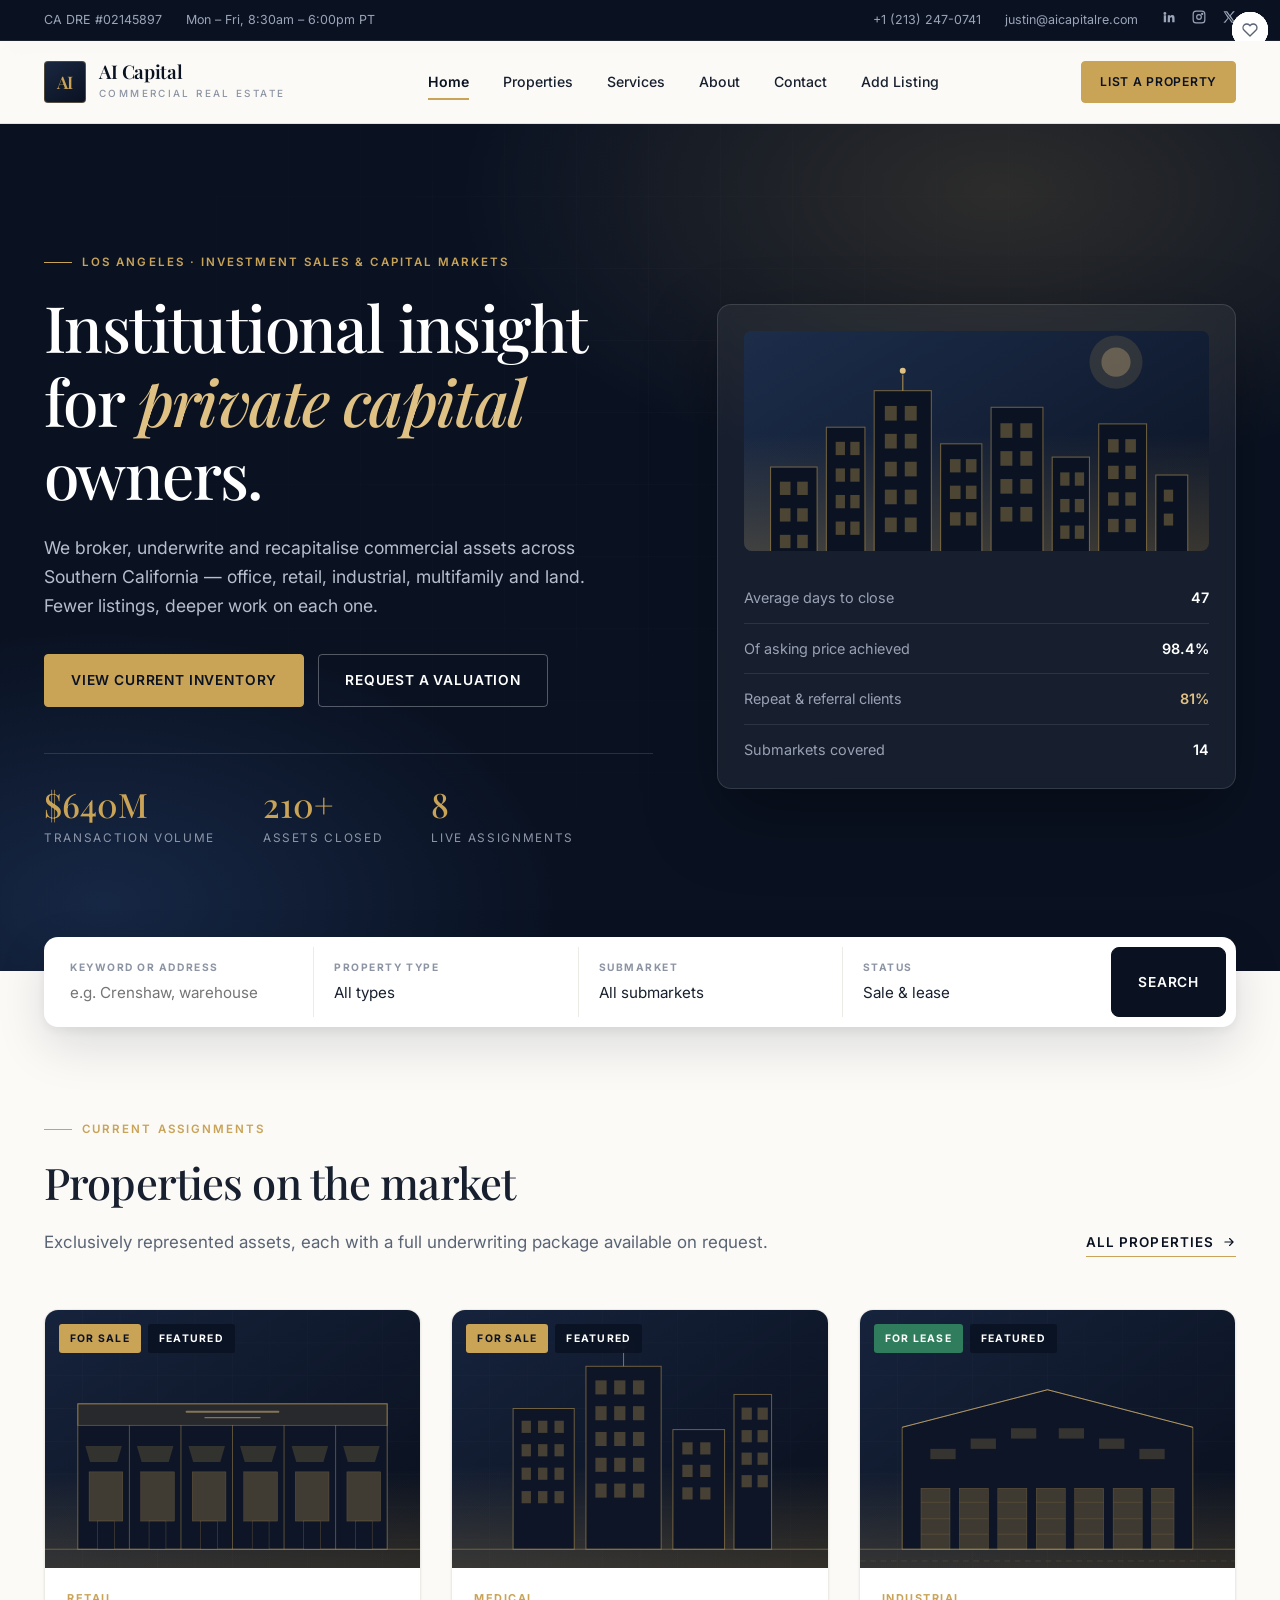
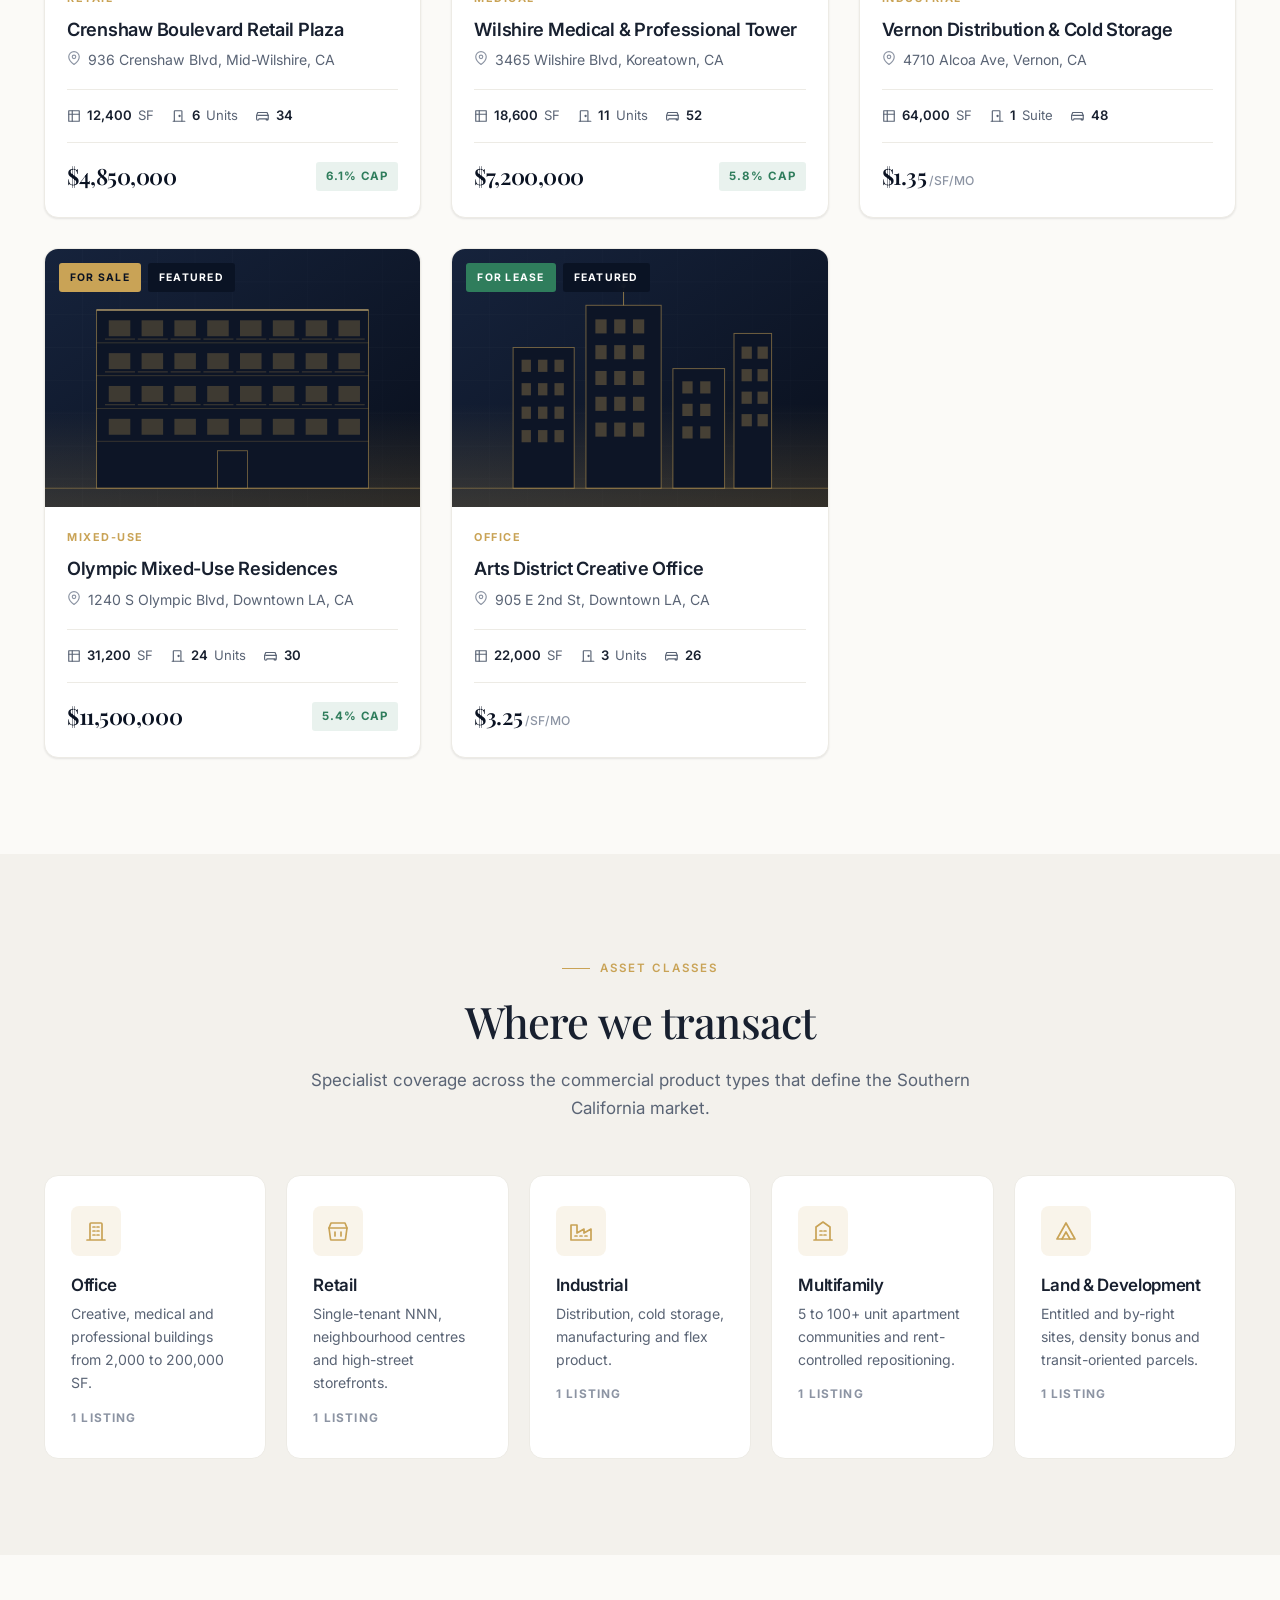
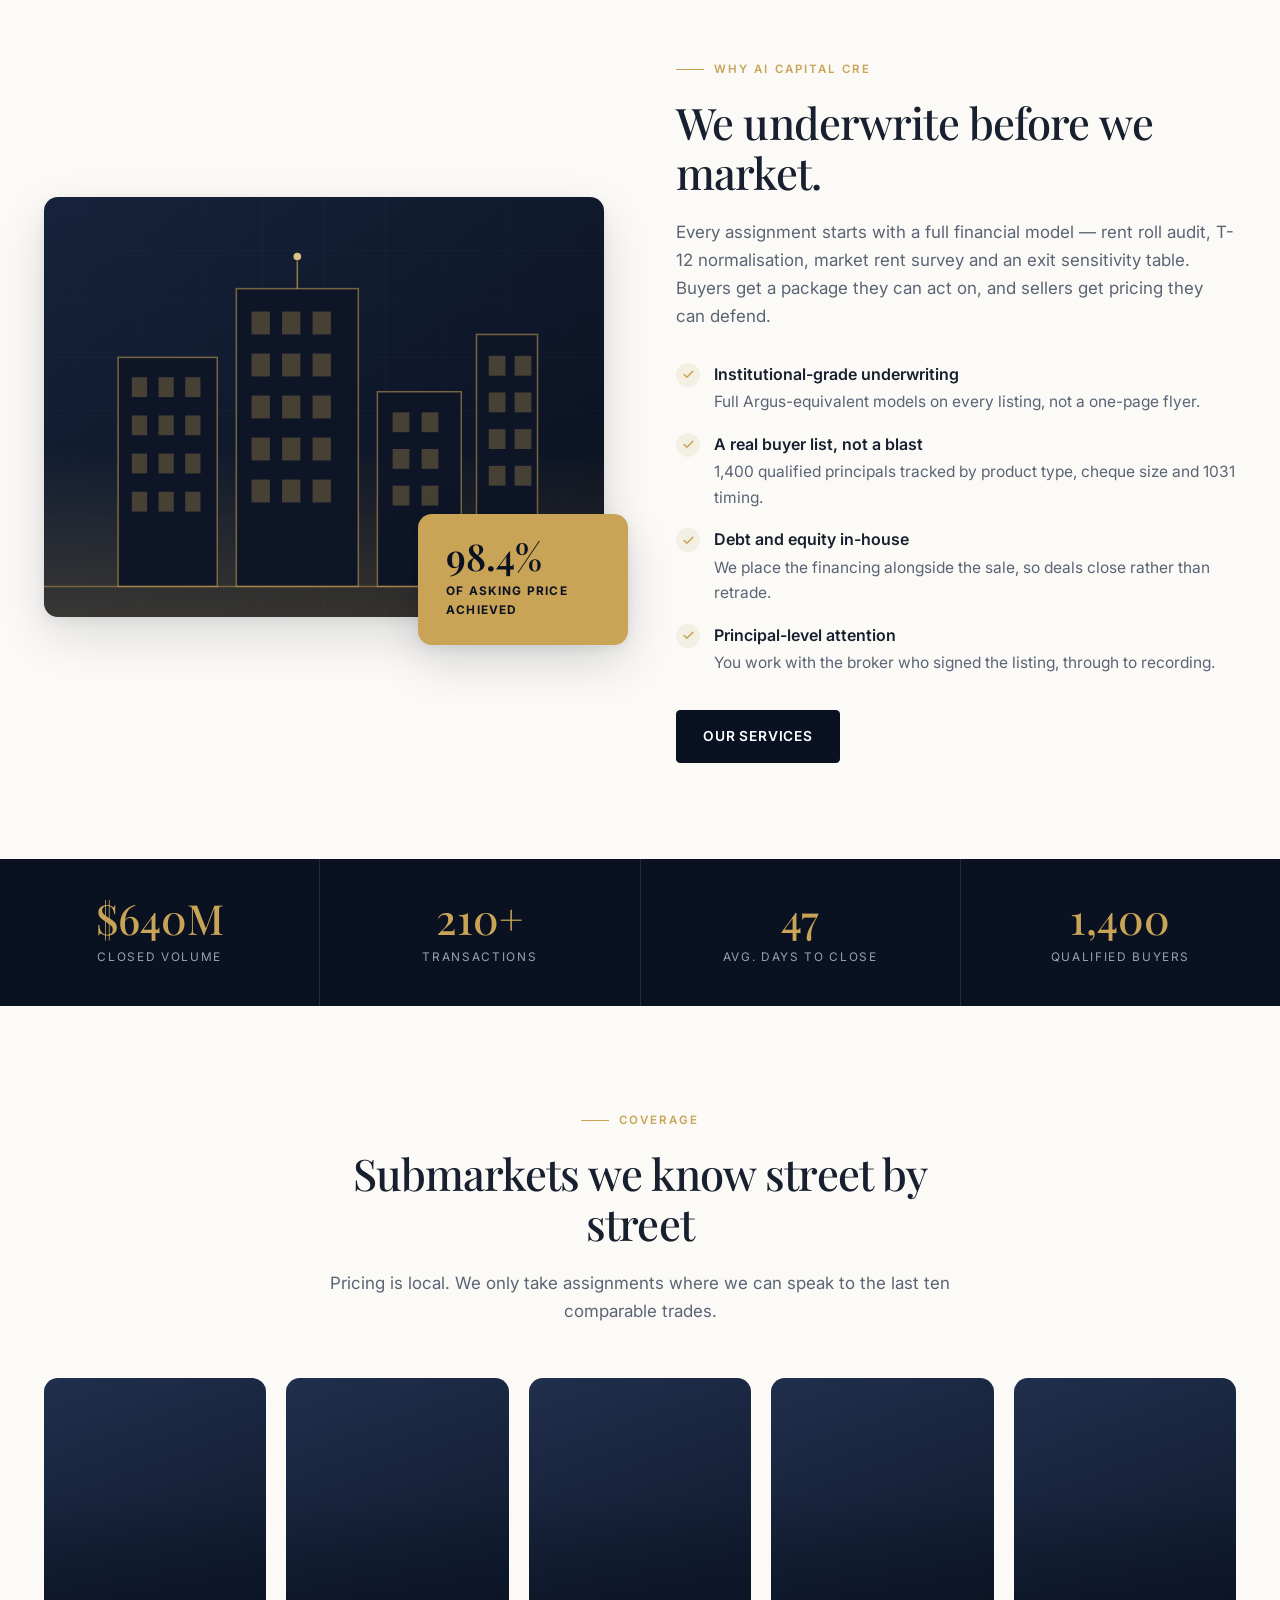
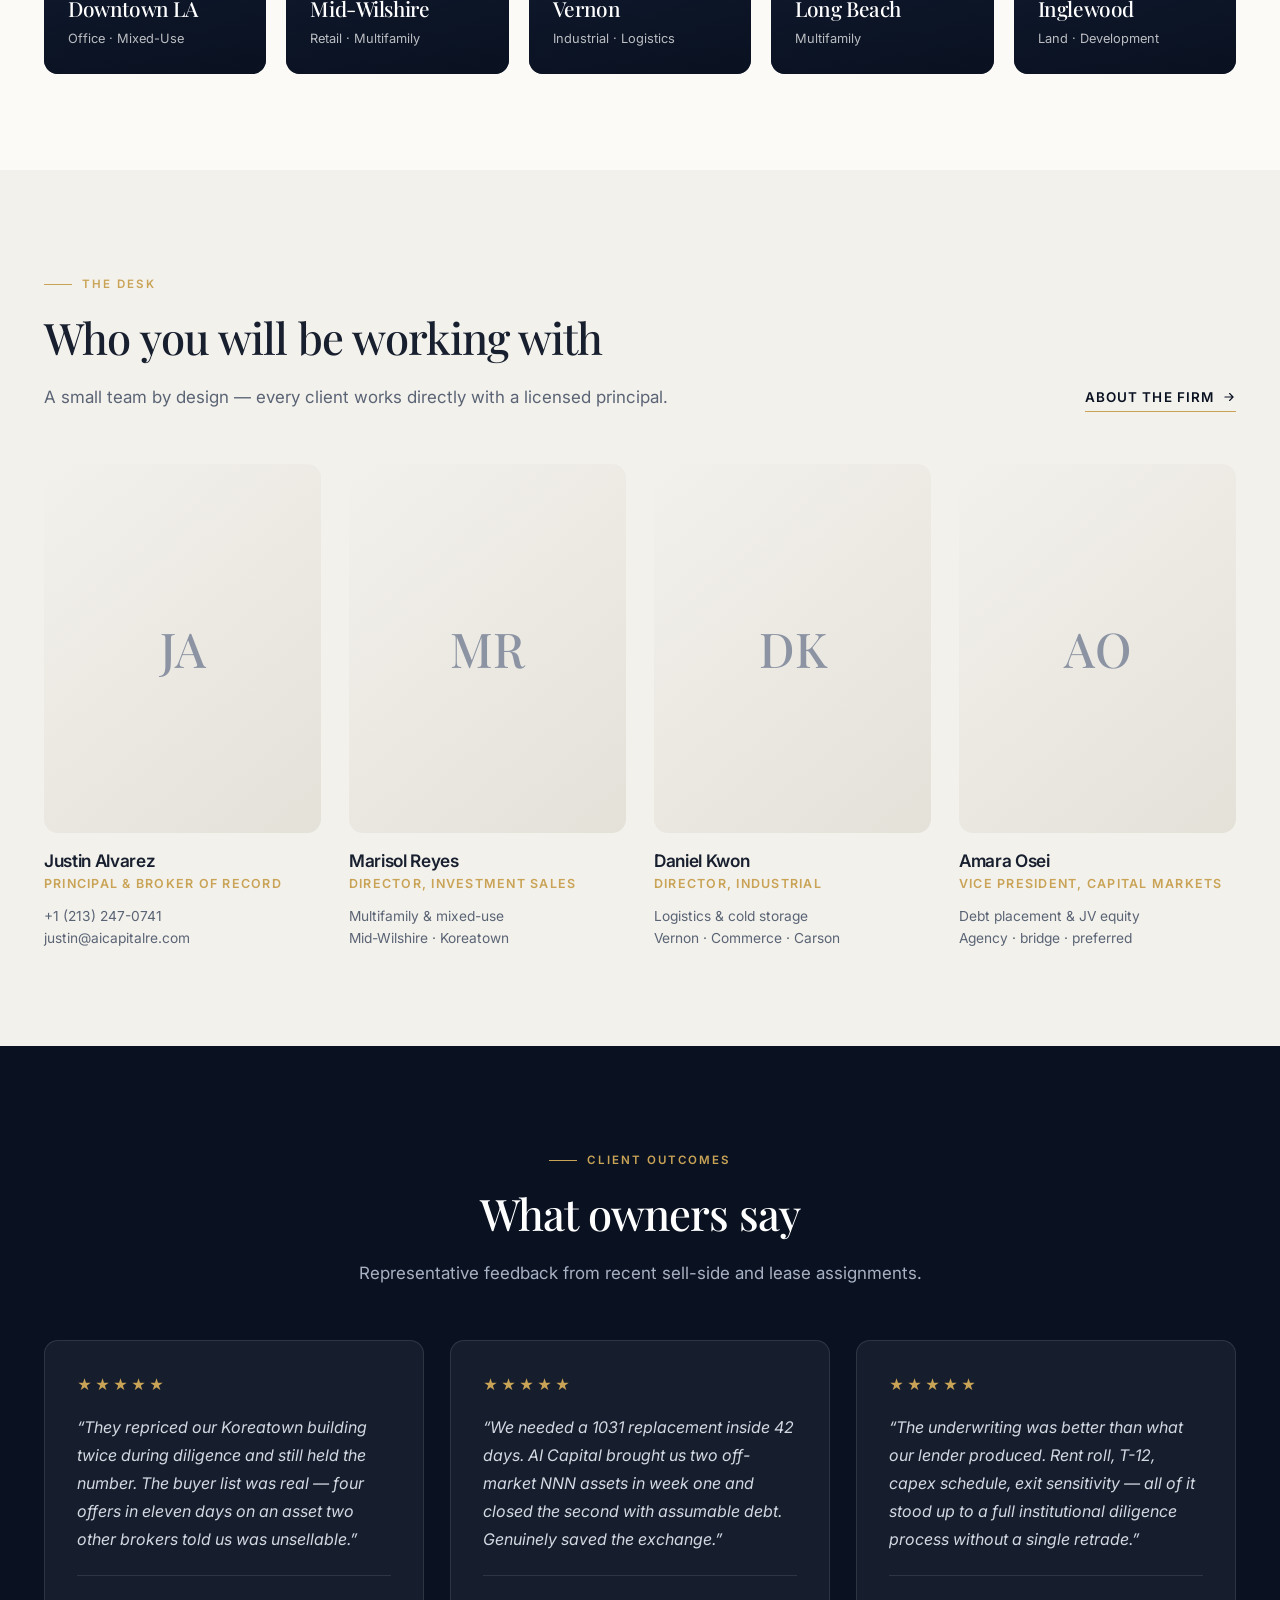
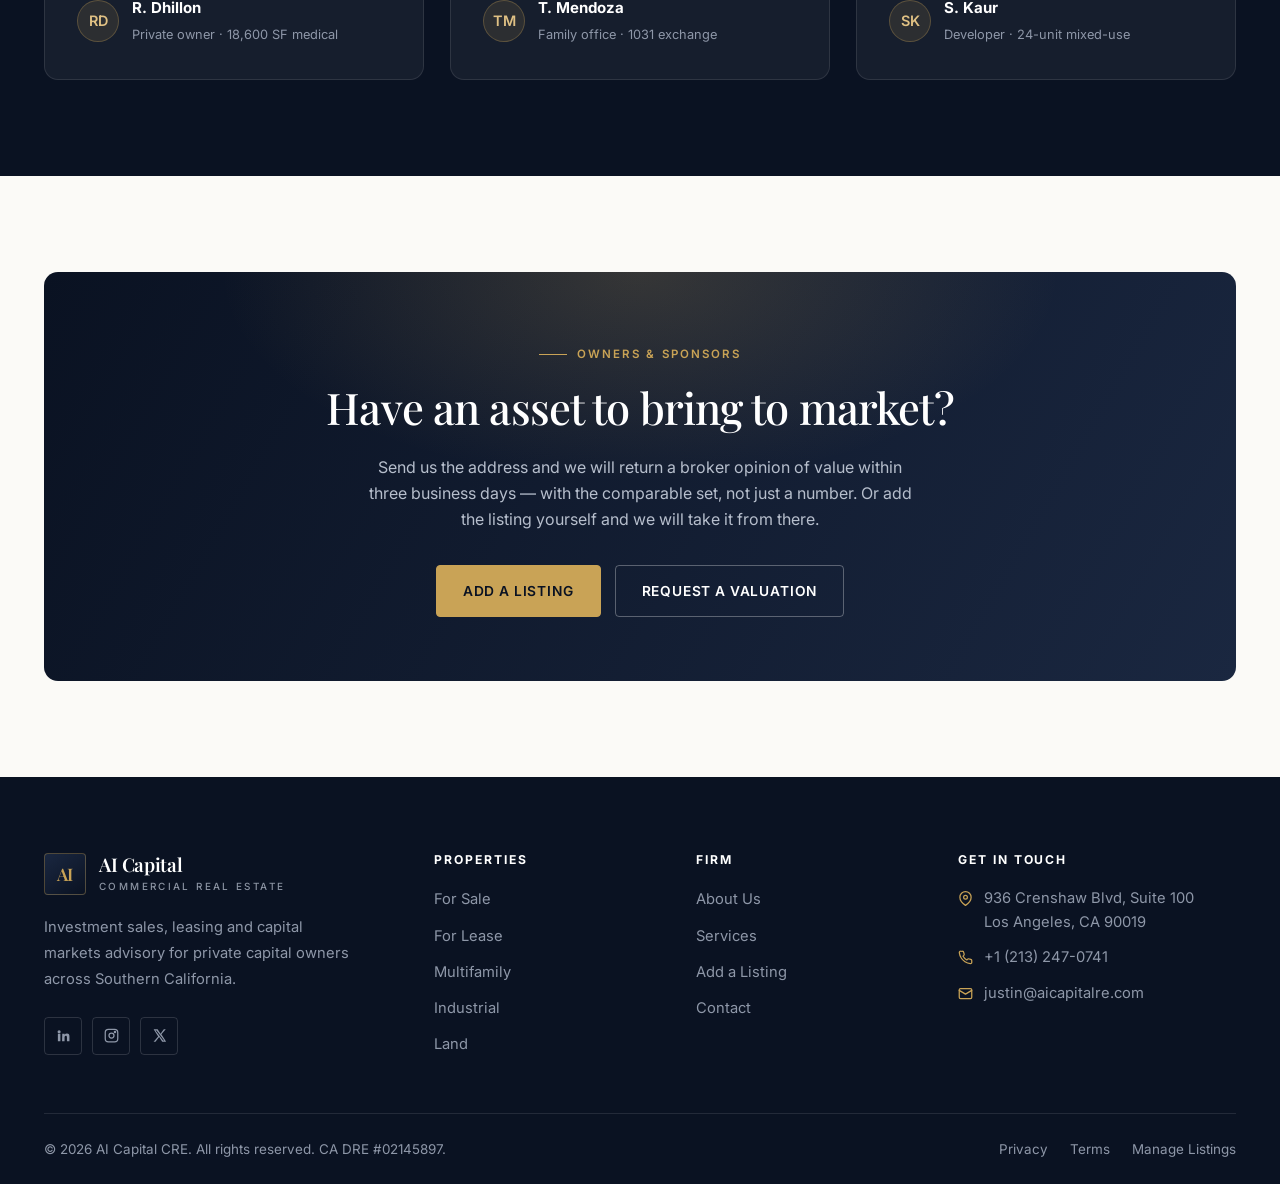
<file: index.html>
<!DOCTYPE html>
<html lang="en">
<head>
<meta charset="utf-8">
<meta name="viewport" content="width=device-width, initial-scale=1">
<title>AI Capital CRE — Commercial Real Estate Investment Sales, Los Angeles</title>
<meta name="description" content="AI Capital CRE is a Los Angeles commercial real estate brokerage specialising in investment sales, leasing and capital markets advisory across office, retail, industrial and multifamily assets.">
<link rel="preconnect" href="https://fonts.googleapis.com">
<link rel="preconnect" href="https://fonts.gstatic.com" crossorigin>
<link href="https://fonts.googleapis.com/css2?family=Inter:wght@400;500;600;700&family=Playfair+Display:ital,wght@0,500;0,600;1,500&display=swap" rel="stylesheet">
<link rel="stylesheet" href="assets/css/style.css">
</head>
<body>

<!-- ============ Top bar ============ -->
<div class="topbar">
  <div class="wrap">
    <div class="topbar-list">
      <span>CA DRE #02145897</span>
      <span>Mon – Fri, 8:30am – 6:00pm PT</span>
    </div>
    <div class="topbar-list">
      <a href="tel:+12132470741">+1 (213) 247-0741</a>
      <a href="mailto:justin@aicapitalre.com">justin@aicapitalre.com</a>
      <span class="topbar-social">
        <a href="#" aria-label="LinkedIn">
          <svg width="14" height="14" viewBox="0 0 24 24" fill="currentColor"><path d="M4.98 3.5a2.5 2.5 0 11-.02 5 2.5 2.5 0 01.02-5zM3 9h4v12H3zM10 9h3.8v1.7h.05A4.2 4.2 0 0117.6 8.7c3 0 3.9 1.9 3.9 5V21h-4v-6c0-1.5-.5-2.5-1.8-2.5-1 0-1.6.7-1.9 1.4-.1.2-.1.6-.1.9V21h-4z"/></svg>
        </a>
        <a href="#" aria-label="Instagram">
          <svg width="14" height="14" viewBox="0 0 24 24" fill="none" stroke="currentColor" stroke-width="2"><rect x="2" y="2" width="20" height="20" rx="5"/><circle cx="12" cy="12" r="4"/><circle cx="17.5" cy="6.5" r="1" fill="currentColor"/></svg>
        </a>
        <a href="#" aria-label="X">
          <svg width="14" height="14" viewBox="0 0 24 24" fill="currentColor"><path d="M18.9 2H22l-7 8 7.6 12h-6.3l-4.9-7.7L5.6 22H2.5l7.4-8.4L2.6 2h6.4l4.6 7.2zm-1.1 18h1.7L7.3 3.8H5.5z"/></svg>
        </a>
      </span>
    </div>
  </div>
</div>

<!-- ============ Header ============ -->
<header class="site-header">
  <div class="wrap">
    <a class="brand" href="index.html">
      <span class="brand-mark">AI</span>
      <span class="brand-text">
        <strong>AI Capital</strong>
        <span>Commercial Real Estate</span>
      </span>
    </a>

    <nav class="nav" id="nav">
      <a href="index.html">Home</a>
      <a href="properties.html">Properties</a>
      <a href="services.html">Services</a>
      <a href="about.html">About</a>
      <a href="contact.html">Contact</a>
      <a href="admin.html">Add Listing</a>
    </nav>

    <div class="header-actions">
      <a class="btn btn--gold btn--sm" href="admin.html">List a Property</a>
      <button class="nav-toggle" aria-label="Menu" aria-controls="nav" aria-expanded="false"><span></span></button>
    </div>
  </div>
</header>

<!-- ============ Hero ============ -->
<section class="hero">
  <div class="wrap">
    <div class="hero-inner">
      <div>
        <span class="eyebrow">Los Angeles · Investment Sales &amp; Capital Markets</span>
        <h1>Institutional insight for <em>private capital</em> owners.</h1>
        <p class="hero-lede">
          We broker, underwrite and recapitalise commercial assets across Southern California —
          office, retail, industrial, multifamily and land. Fewer listings, deeper work on each one.
        </p>
        <div class="hero-cta">
          <a class="btn btn--gold" href="properties.html">View Current Inventory</a>
          <a class="btn btn--ghost-light" href="contact.html">Request a Valuation</a>
        </div>
        <div class="hero-stats">
          <div>
            <div class="num">$640M</div>
            <div class="lbl">Transaction Volume</div>
          </div>
          <div>
            <div class="num">210+</div>
            <div class="lbl">Assets Closed</div>
          </div>
          <div>
            <div class="num"><span id="inventory-count">8</span></div>
            <div class="lbl">Live Assignments</div>
          </div>
        </div>
      </div>

      <div class="hero-visual">
        <div class="hero-card">
          <div class="hero-card-img">
            <img src="assets/img/hero-tower.svg" alt="Los Angeles skyline">
          </div>
          <div class="hero-card-row"><span>Average days to close</span><strong>47</strong></div>
          <div class="hero-card-row"><span>Of asking price achieved</span><strong>98.4%</strong></div>
          <div class="hero-card-row"><span>Repeat &amp; referral clients</span><strong class="gold">81%</strong></div>
          <div class="hero-card-row"><span>Submarkets covered</span><strong>14</strong></div>
        </div>
      </div>
    </div>

    <!-- Search -->
    <form class="searchbar" id="hero-search" autocomplete="off">
      <div class="fld">
        <label for="s-q">Keyword or address</label>
        <input id="s-q" name="q" type="text" placeholder="e.g. Crenshaw, warehouse">
      </div>
      <div class="fld">
        <label for="s-type">Property type</label>
        <select id="s-type" name="type"><option value="">All types</option></select>
      </div>
      <div class="fld">
        <label for="s-market">Submarket</label>
        <select id="s-market" name="market"><option value="">All submarkets</option></select>
      </div>
      <div class="fld">
        <label for="s-status">Status</label>
        <select id="s-status" name="status">
          <option value="">Sale &amp; lease</option>
          <option value="For Sale">For sale</option>
          <option value="For Lease">For lease</option>
        </select>
      </div>
      <button class="btn btn--ink" type="submit">Search</button>
    </form>
  </div>
</section>

<!-- ============ Featured listings ============ -->
<section class="section" style="padding-top:140px">
  <div class="wrap">
    <div class="section-head section-head--row">
      <div>
        <span class="eyebrow">Current Assignments</span>
        <h2>Properties on the market</h2>
        <p>Exclusively represented assets, each with a full underwriting package available on request.</p>
      </div>
      <a class="link-arrow" href="properties.html">
        All properties
        <svg width="14" height="14" viewBox="0 0 24 24" fill="none" stroke="currentColor" stroke-width="2" stroke-linecap="round" stroke-linejoin="round"><path d="M5 12h14M13 6l6 6-6 6"/></svg>
      </a>
    </div>
    <div class="cards" id="featured-grid"></div>
  </div>
</section>

<!-- ============ Sectors ============ -->
<section class="section section--paper">
  <div class="wrap">
    <div class="section-head center">
      <span class="eyebrow">Asset Classes</span>
      <h2>Where we transact</h2>
      <p>Specialist coverage across the commercial product types that define the Southern California market.</p>
    </div>
    <div class="sectors">
      <a class="sector reveal" href="properties.html?type=Office">
        <div class="sector-ico"><svg width="24" height="24" viewBox="0 0 24 24" fill="none" stroke="currentColor" stroke-width="1.7" stroke-linecap="round" stroke-linejoin="round"><path d="M3 21h18M6 21V5a1 1 0 0 1 1-1h10a1 1 0 0 1 1 1v16"/><path d="M9 8h2M13 8h2M9 12h2M13 12h2M9 16h2M13 16h2"/></svg></div>
        <h3>Office</h3>
        <p>Creative, medical and professional buildings from 2,000 to 200,000 SF.</p>
        <div class="count" data-sector-count="Office">—</div>
      </a>
      <a class="sector reveal" href="properties.html?type=Retail">
        <div class="sector-ico"><svg width="24" height="24" viewBox="0 0 24 24" fill="none" stroke="currentColor" stroke-width="1.7" stroke-linecap="round" stroke-linejoin="round"><path d="M3 9h18l-1.5 11a1 1 0 0 1-1 1h-13a1 1 0 0 1-1-1z"/><path d="M3 9l2-5h14l2 5M9 13v4M15 13v4"/></svg></div>
        <h3>Retail</h3>
        <p>Single-tenant NNN, neighbourhood centres and high-street storefronts.</p>
        <div class="count" data-sector-count="Retail">—</div>
      </a>
      <a class="sector reveal" href="properties.html?type=Industrial">
        <div class="sector-ico"><svg width="24" height="24" viewBox="0 0 24 24" fill="none" stroke="currentColor" stroke-width="1.7" stroke-linecap="round" stroke-linejoin="round"><path d="M2 21h20V10l-7 4V10l-7 4V6H2z"/><path d="M6 17h2M11 17h2M16 17h2"/></svg></div>
        <h3>Industrial</h3>
        <p>Distribution, cold storage, manufacturing and flex product.</p>
        <div class="count" data-sector-count="Industrial">—</div>
      </a>
      <a class="sector reveal" href="properties.html?type=Multifamily">
        <div class="sector-ico"><svg width="24" height="24" viewBox="0 0 24 24" fill="none" stroke="currentColor" stroke-width="1.7" stroke-linecap="round" stroke-linejoin="round"><path d="M3 21h18M5 21V8l7-5 7 5v13"/><path d="M9 12h2M13 12h2M9 16h2M13 16h2"/></svg></div>
        <h3>Multifamily</h3>
        <p>5 to 100+ unit apartment communities and rent-controlled repositioning.</p>
        <div class="count" data-sector-count="Multifamily">—</div>
      </a>
      <a class="sector reveal" href="properties.html?type=Land">
        <div class="sector-ico"><svg width="24" height="24" viewBox="0 0 24 24" fill="none" stroke="currentColor" stroke-width="1.7" stroke-linecap="round" stroke-linejoin="round"><path d="M3 20l9-16 9 16z"/><path d="M8 20l4-7 4 7"/></svg></div>
        <h3>Land &amp; Development</h3>
        <p>Entitled and by-right sites, density bonus and transit-oriented parcels.</p>
        <div class="count" data-sector-count="Land">—</div>
      </a>
    </div>
  </div>
</section>

<!-- ============ Why us ============ -->
<section class="section">
  <div class="wrap">
    <div class="split">
      <div class="split-media reveal">
        <img src="assets/img/prop-office.svg" alt="Commercial office asset">
        <div class="split-badge">
          <div class="num">98.4%</div>
          <div class="lbl">Of asking price achieved</div>
        </div>
      </div>
      <div class="reveal">
        <span class="eyebrow">Why AI Capital CRE</span>
        <h2>We underwrite before we market.</h2>
        <p style="color:var(--text-2);font-size:1.06rem;margin-bottom:30px">
          Every assignment starts with a full financial model — rent roll audit, T-12 normalisation,
          market rent survey and an exit sensitivity table. Buyers get a package they can act on,
          and sellers get pricing they can defend.
        </p>
        <ul class="checklist">
          <li>
            <span class="check-ico"><svg width="13" height="13" viewBox="0 0 24 24" fill="none" stroke="currentColor" stroke-width="3" stroke-linecap="round" stroke-linejoin="round"><path d="M20 6 9 17l-5-5"/></svg></span>
            <span><strong>Institutional-grade underwriting</strong>Full Argus-equivalent models on every listing, not a one-page flyer.</span>
          </li>
          <li>
            <span class="check-ico"><svg width="13" height="13" viewBox="0 0 24 24" fill="none" stroke="currentColor" stroke-width="3" stroke-linecap="round" stroke-linejoin="round"><path d="M20 6 9 17l-5-5"/></svg></span>
            <span><strong>A real buyer list, not a blast</strong>1,400 qualified principals tracked by product type, cheque size and 1031 timing.</span>
          </li>
          <li>
            <span class="check-ico"><svg width="13" height="13" viewBox="0 0 24 24" fill="none" stroke="currentColor" stroke-width="3" stroke-linecap="round" stroke-linejoin="round"><path d="M20 6 9 17l-5-5"/></svg></span>
            <span><strong>Debt and equity in-house</strong>We place the financing alongside the sale, so deals close rather than retrade.</span>
          </li>
          <li>
            <span class="check-ico"><svg width="13" height="13" viewBox="0 0 24 24" fill="none" stroke="currentColor" stroke-width="3" stroke-linecap="round" stroke-linejoin="round"><path d="M20 6 9 17l-5-5"/></svg></span>
            <span><strong>Principal-level attention</strong>You work with the broker who signed the listing, through to recording.</span>
          </li>
        </ul>
        <a class="btn btn--ink" href="services.html">Our Services</a>
      </div>
    </div>
  </div>
</section>

<!-- ============ Stats ============ -->
<section class="section--dark">
  <div class="statstrip">
    <div><div class="num">$640M</div><div class="lbl">Closed Volume</div></div>
    <div><div class="num">210+</div><div class="lbl">Transactions</div></div>
    <div><div class="num">47</div><div class="lbl">Avg. Days To Close</div></div>
    <div><div class="num">1,400</div><div class="lbl">Qualified Buyers</div></div>
  </div>
</section>

<!-- ============ Markets ============ -->
<section class="section">
  <div class="wrap">
    <div class="section-head center">
      <span class="eyebrow">Coverage</span>
      <h2>Submarkets we know street by street</h2>
      <p>Pricing is local. We only take assignments where we can speak to the last ten comparable trades.</p>
    </div>
    <div class="locations">
      <a class="loc reveal" href="properties.html?market=Downtown%20LA"><div><h3>Downtown LA</h3><span>Office · Mixed-Use</span></div></a>
      <a class="loc reveal" href="properties.html?market=Mid-Wilshire"><div><h3>Mid-Wilshire</h3><span>Retail · Multifamily</span></div></a>
      <a class="loc reveal" href="properties.html?market=Vernon"><div><h3>Vernon</h3><span>Industrial · Logistics</span></div></a>
      <a class="loc reveal" href="properties.html?market=Long%20Beach"><div><h3>Long Beach</h3><span>Multifamily</span></div></a>
      <a class="loc reveal" href="properties.html?market=Inglewood"><div><h3>Inglewood</h3><span>Land · Development</span></div></a>
    </div>
  </div>
</section>

<!-- ============ Team ============ -->
<section class="section section--paper">
  <div class="wrap">
    <div class="section-head section-head--row">
      <div>
        <span class="eyebrow">The Desk</span>
        <h2>Who you will be working with</h2>
        <p>A small team by design — every client works directly with a licensed principal.</p>
      </div>
      <a class="link-arrow" href="about.html">About the firm
        <svg width="14" height="14" viewBox="0 0 24 24" fill="none" stroke="currentColor" stroke-width="2" stroke-linecap="round" stroke-linejoin="round"><path d="M5 12h14M13 6l6 6-6 6"/></svg>
      </a>
    </div>
    <div class="team">
      <div class="member reveal">
        <div class="member-img"><div class="ini">JA</div></div>
        <h3>Justin Alvarez</h3>
        <div class="role">Principal &amp; Broker of Record</div>
        <p class="meta"><a href="tel:+12132470741">+1 (213) 247-0741</a><br><a href="mailto:justin@aicapitalre.com">justin@aicapitalre.com</a></p>
      </div>
      <div class="member reveal">
        <div class="member-img"><div class="ini">MR</div></div>
        <h3>Marisol Reyes</h3>
        <div class="role">Director, Investment Sales</div>
        <p class="meta">Multifamily &amp; mixed-use<br>Mid-Wilshire · Koreatown</p>
      </div>
      <div class="member reveal">
        <div class="member-img"><div class="ini">DK</div></div>
        <h3>Daniel Kwon</h3>
        <div class="role">Director, Industrial</div>
        <p class="meta">Logistics &amp; cold storage<br>Vernon · Commerce · Carson</p>
      </div>
      <div class="member reveal">
        <div class="member-img"><div class="ini">AO</div></div>
        <h3>Amara Osei</h3>
        <div class="role">Vice President, Capital Markets</div>
        <p class="meta">Debt placement &amp; JV equity<br>Agency · bridge · preferred</p>
      </div>
    </div>
  </div>
</section>

<!-- ============ Testimonials ============ -->
<section class="section section--dark">
  <div class="wrap">
    <div class="section-head center">
      <span class="eyebrow">Client Outcomes</span>
      <h2 style="color:#fff">What owners say</h2>
      <p>Representative feedback from recent sell-side and lease assignments.</p>
    </div>
    <div class="quotes">
      <div class="quote reveal">
        <div class="stars">★★★★★</div>
        <p>“They repriced our Koreatown building twice during diligence and still held the number. The buyer list was real — four offers in eleven days on an asset two other brokers told us was unsellable.”</p>
        <div class="quote-by">
          <div class="av">RD</div>
          <div><strong>R. Dhillon</strong><span>Private owner · 18,600 SF medical</span></div>
        </div>
      </div>
      <div class="quote reveal">
        <div class="stars">★★★★★</div>
        <p>“We needed a 1031 replacement inside 42 days. AI Capital brought us two off-market NNN assets in week one and closed the second with assumable debt. Genuinely saved the exchange.”</p>
        <div class="quote-by">
          <div class="av">TM</div>
          <div><strong>T. Mendoza</strong><span>Family office · 1031 exchange</span></div>
        </div>
      </div>
      <div class="quote reveal">
        <div class="stars">★★★★★</div>
        <p>“The underwriting was better than what our lender produced. Rent roll, T-12, capex schedule, exit sensitivity — all of it stood up to a full institutional diligence process without a single retrade.”</p>
        <div class="quote-by">
          <div class="av">SK</div>
          <div><strong>S. Kaur</strong><span>Developer · 24-unit mixed-use</span></div>
        </div>
      </div>
    </div>
  </div>
</section>

<!-- ============ CTA ============ -->
<section class="section">
  <div class="wrap">
    <div class="cta reveal">
      <span class="eyebrow" style="justify-content:center">Owners &amp; Sponsors</span>
      <h2>Have an asset to bring to market?</h2>
      <p>
        Send us the address and we will return a broker opinion of value within three business days —
        with the comparable set, not just a number. Or add the listing yourself and we will take it from there.
      </p>
      <div class="cta-row">
        <a class="btn btn--gold" href="admin.html">Add a Listing</a>
        <a class="btn btn--ghost-light" href="contact.html">Request a Valuation</a>
      </div>
    </div>
  </div>
</section>

<!-- ============ Footer ============ -->
<footer class="site-footer">
  <div class="wrap">
    <div class="foot-grid">
      <div class="foot-brand">
        <a class="brand" href="index.html">
          <span class="brand-mark">AI</span>
          <span class="brand-text"><strong>AI Capital</strong><span>Commercial Real Estate</span></span>
        </a>
        <p>Investment sales, leasing and capital markets advisory for private capital owners across Southern California.</p>
        <div class="socials">
          <a href="#" aria-label="LinkedIn"><svg width="15" height="15" viewBox="0 0 24 24" fill="currentColor"><path d="M4.98 3.5a2.5 2.5 0 11-.02 5 2.5 2.5 0 01.02-5zM3 9h4v12H3zM10 9h3.8v1.7h.05A4.2 4.2 0 0117.6 8.7c3 0 3.9 1.9 3.9 5V21h-4v-6c0-1.5-.5-2.5-1.8-2.5-1 0-1.6.7-1.9 1.4-.1.2-.1.6-.1.9V21h-4z"/></svg></a>
          <a href="#" aria-label="Instagram"><svg width="15" height="15" viewBox="0 0 24 24" fill="none" stroke="currentColor" stroke-width="2"><rect x="2" y="2" width="20" height="20" rx="5"/><circle cx="12" cy="12" r="4"/><circle cx="17.5" cy="6.5" r="1" fill="currentColor"/></svg></a>
          <a href="#" aria-label="X"><svg width="15" height="15" viewBox="0 0 24 24" fill="currentColor"><path d="M18.9 2H22l-7 8 7.6 12h-6.3l-4.9-7.7L5.6 22H2.5l7.4-8.4L2.6 2h6.4l4.6 7.2zm-1.1 18h1.7L7.3 3.8H5.5z"/></svg></a>
        </div>
      </div>

      <div>
        <h4>Properties</h4>
        <ul>
          <li><a href="properties.html?status=For%20Sale">For Sale</a></li>
          <li><a href="properties.html?status=For%20Lease">For Lease</a></li>
          <li><a href="properties.html?type=Multifamily">Multifamily</a></li>
          <li><a href="properties.html?type=Industrial">Industrial</a></li>
          <li><a href="properties.html?type=Land">Land</a></li>
        </ul>
      </div>

      <div>
        <h4>Firm</h4>
        <ul>
          <li><a href="about.html">About Us</a></li>
          <li><a href="services.html">Services</a></li>
          <li><a href="admin.html">Add a Listing</a></li>
          <li><a href="contact.html">Contact</a></li>
        </ul>
      </div>

      <div>
        <h4>Get In Touch</h4>
        <ul class="foot-contact">
          <li>
            <svg width="15" height="15" viewBox="0 0 24 24" fill="none" stroke="currentColor" stroke-width="2" stroke-linecap="round" stroke-linejoin="round"><path d="M21 10c0 7-9 13-9 13s-9-6-9-13a9 9 0 0 1 18 0z"/><circle cx="12" cy="10" r="3"/></svg>
            <span>936 Crenshaw Blvd, Suite 100<br>Los Angeles, CA 90019</span>
          </li>
          <li>
            <svg width="15" height="15" viewBox="0 0 24 24" fill="none" stroke="currentColor" stroke-width="2" stroke-linecap="round" stroke-linejoin="round"><path d="M22 16.9v3a2 2 0 0 1-2.2 2 19.8 19.8 0 0 1-8.6-3.1 19.5 19.5 0 0 1-6-6A19.8 19.8 0 0 1 2.1 4.2 2 2 0 0 1 4.1 2h3a2 2 0 0 1 2 1.7c.1 1 .4 1.9.7 2.8a2 2 0 0 1-.5 2.1L8.1 9.9a16 16 0 0 0 6 6l1.3-1.3a2 2 0 0 1 2.1-.4c.9.3 1.8.6 2.8.7a2 2 0 0 1 1.7 2z"/></svg>
            <a href="tel:+12132470741">+1 (213) 247-0741</a>
          </li>
          <li>
            <svg width="15" height="15" viewBox="0 0 24 24" fill="none" stroke="currentColor" stroke-width="2" stroke-linecap="round" stroke-linejoin="round"><rect x="2" y="4" width="20" height="16" rx="2"/><path d="m2 7 10 6 10-6"/></svg>
            <a href="mailto:justin@aicapitalre.com">justin@aicapitalre.com</a>
          </li>
        </ul>
      </div>
    </div>

    <div class="foot-bottom">
      <span>© <span data-year>2026</span> AI Capital CRE. All rights reserved. CA DRE #02145897.</span>
      <nav>
        <a href="#">Privacy</a>
        <a href="#">Terms</a>
        <a href="admin.html">Manage Listings</a>
      </nav>
    </div>
  </div>
</footer>

<script src="assets/js/data.js"></script>
<script src="assets/js/app.js"></script>
</body>
</html>
</file>
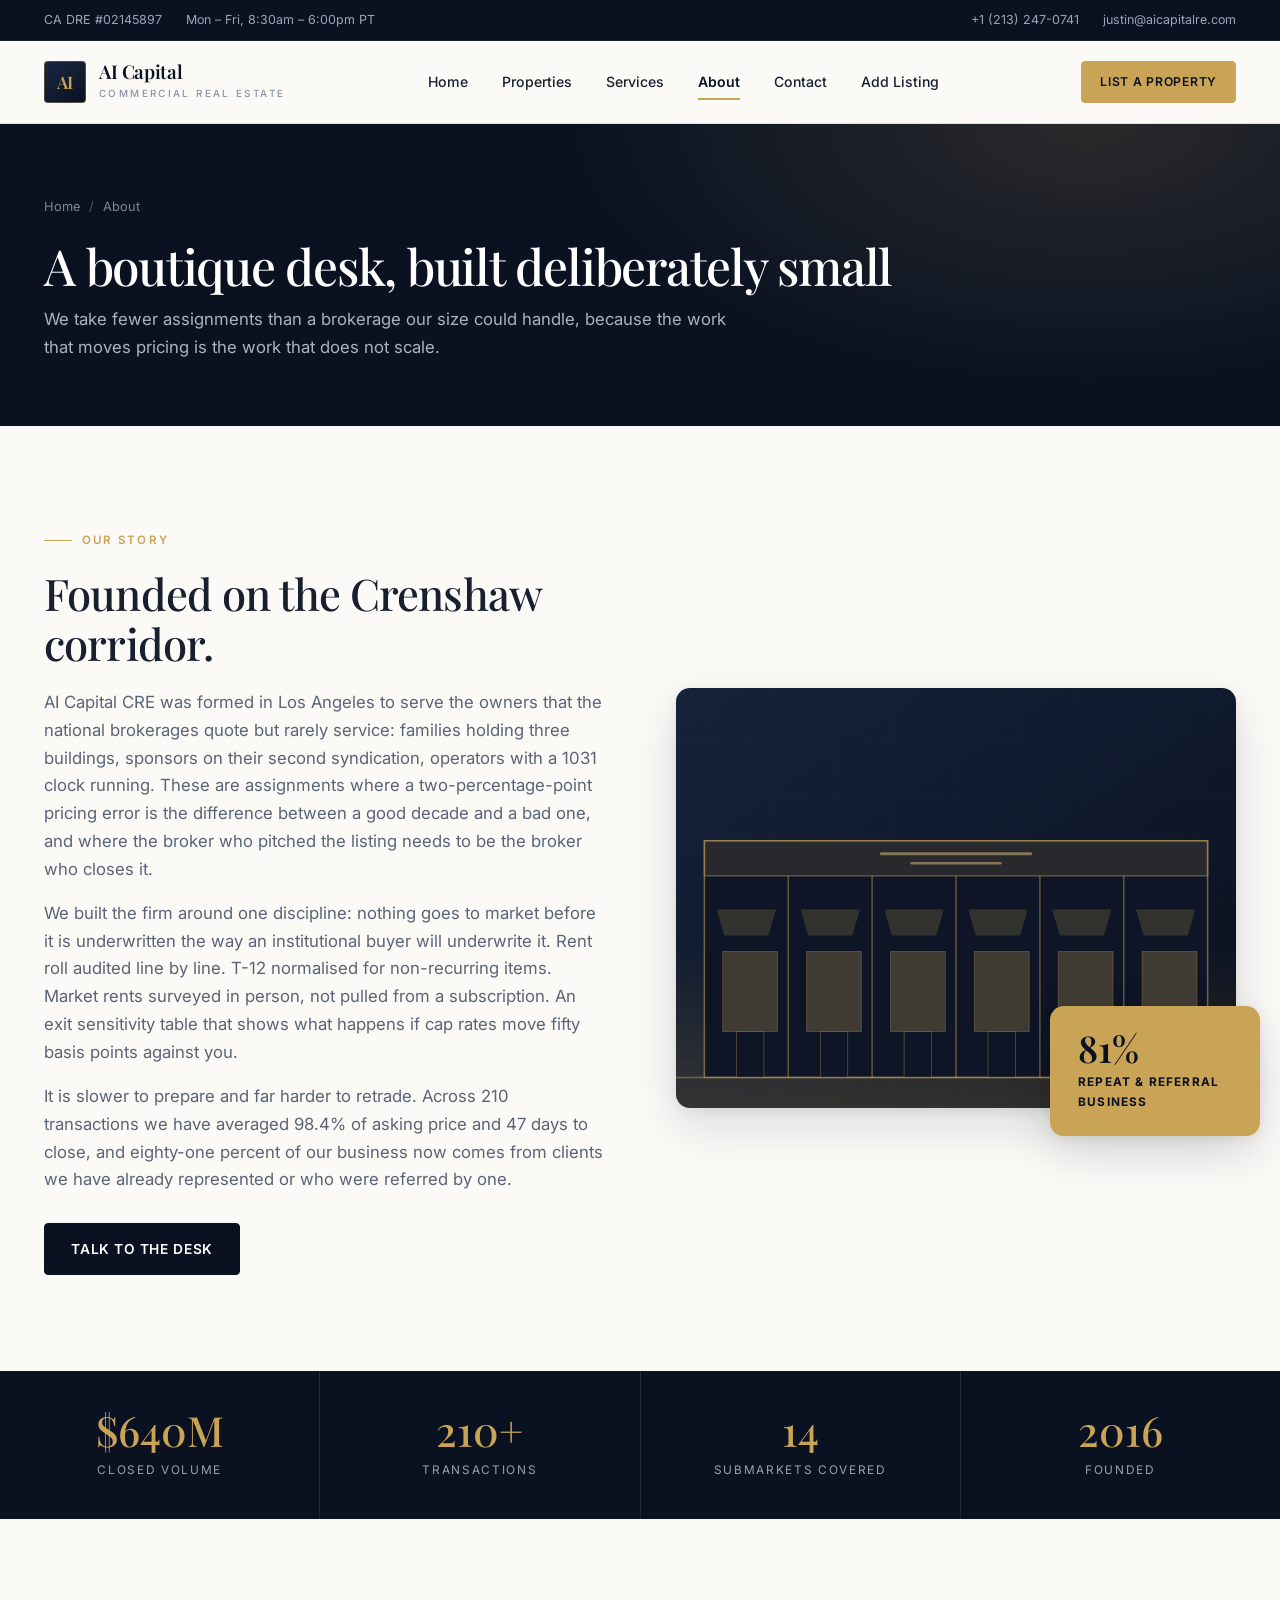
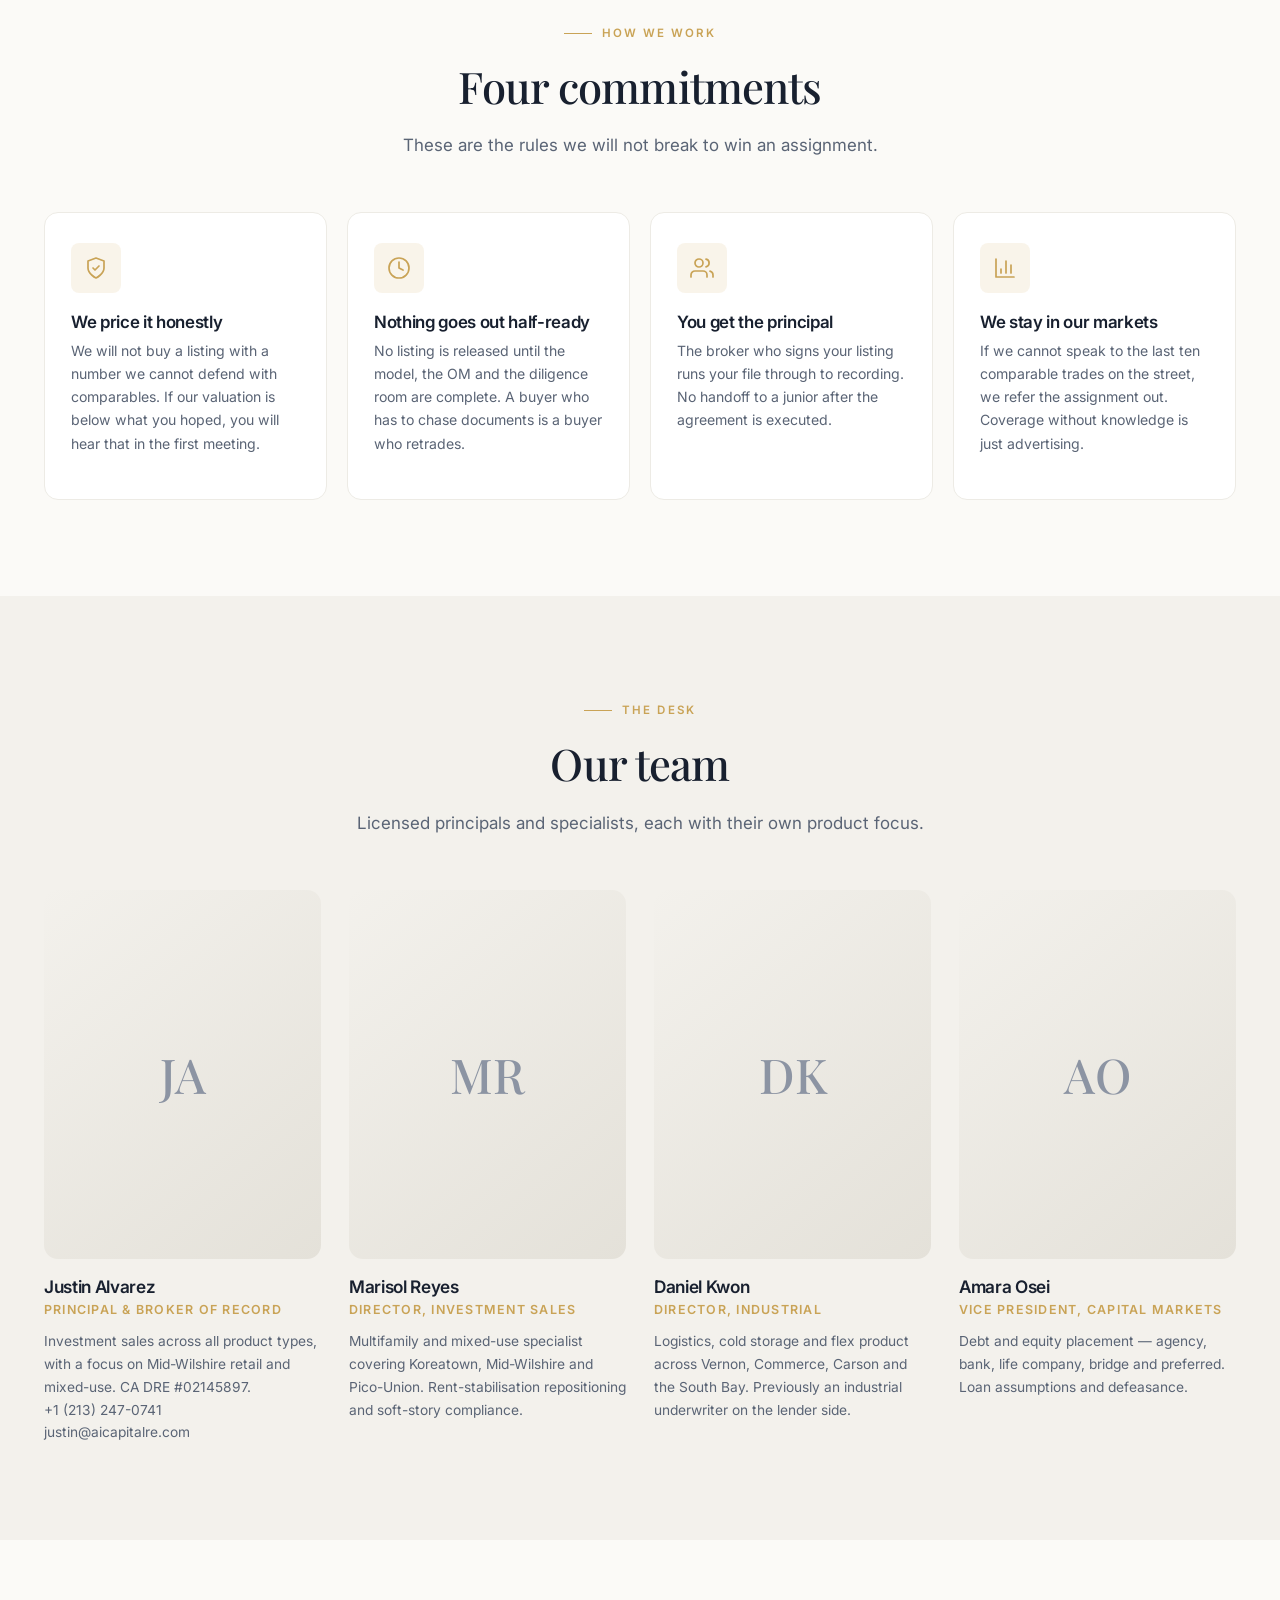
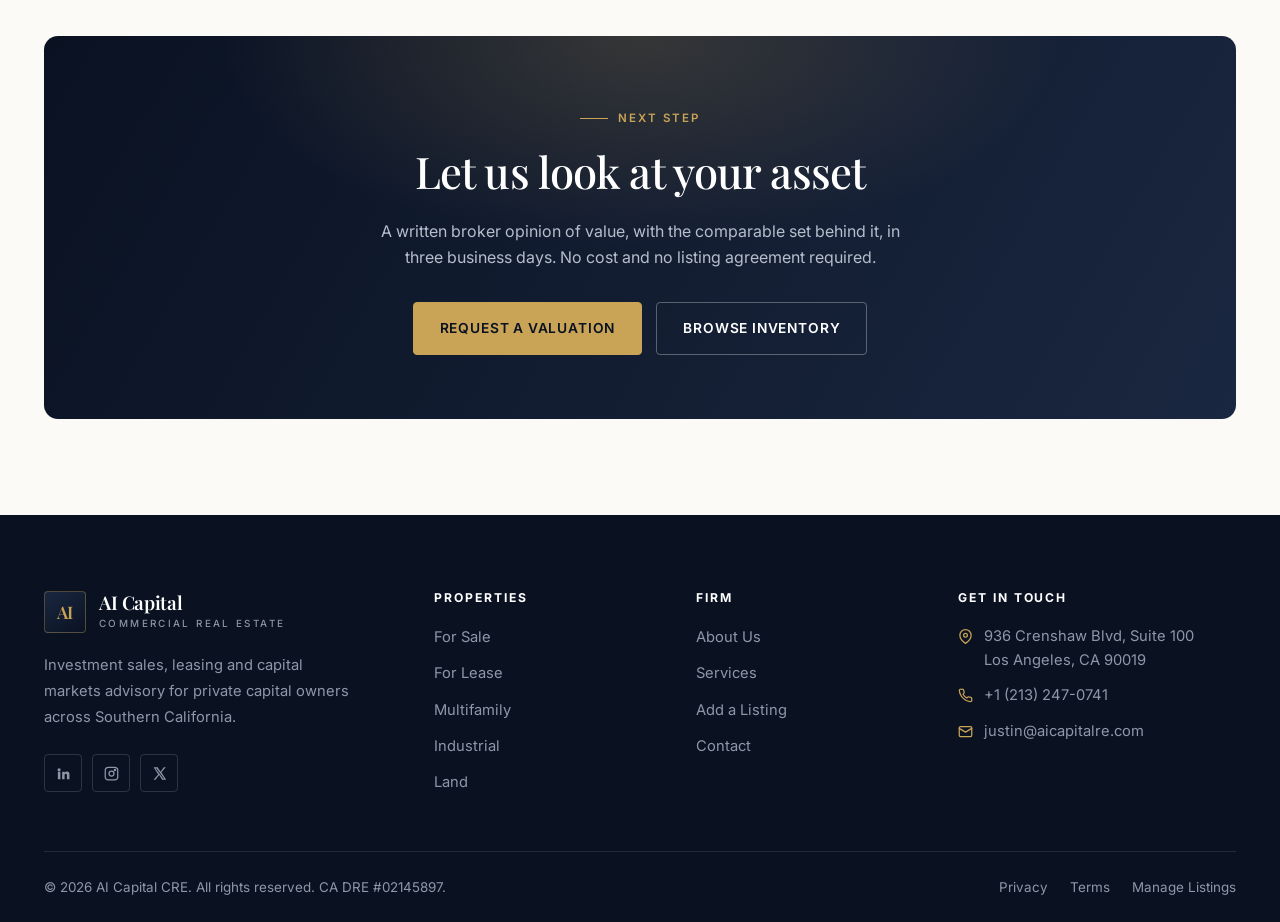
<file: about.html>
<!DOCTYPE html>
<html lang="en">
<head>
<meta charset="utf-8">
<meta name="viewport" content="width=device-width, initial-scale=1">
<title>About — AI Capital CRE | Los Angeles Commercial Real Estate</title>
<meta name="description" content="AI Capital CRE is a boutique Los Angeles commercial real estate brokerage built around institutional underwriting and principal-level attention.">
<link rel="preconnect" href="https://fonts.googleapis.com">
<link rel="preconnect" href="https://fonts.gstatic.com" crossorigin>
<link href="https://fonts.googleapis.com/css2?family=Inter:wght@400;500;600;700&family=Playfair+Display:ital,wght@0,500;0,600;1,500&display=swap" rel="stylesheet">
<link rel="stylesheet" href="assets/css/style.css">
</head>
<body>

<div class="topbar">
  <div class="wrap">
    <div class="topbar-list">
      <span>CA DRE #02145897</span>
      <span>Mon – Fri, 8:30am – 6:00pm PT</span>
    </div>
    <div class="topbar-list">
      <a href="tel:+12132470741">+1 (213) 247-0741</a>
      <a href="mailto:justin@aicapitalre.com">justin@aicapitalre.com</a>
    </div>
  </div>
</div>

<header class="site-header">
  <div class="wrap">
    <a class="brand" href="index.html">
      <span class="brand-mark">AI</span>
      <span class="brand-text"><strong>AI Capital</strong><span>Commercial Real Estate</span></span>
    </a>
    <nav class="nav" id="nav">
      <a href="index.html">Home</a>
      <a href="properties.html">Properties</a>
      <a href="services.html">Services</a>
      <a href="about.html">About</a>
      <a href="contact.html">Contact</a>
      <a href="admin.html">Add Listing</a>
    </nav>
    <div class="header-actions">
      <a class="btn btn--gold btn--sm" href="admin.html">List a Property</a>
      <button class="nav-toggle" aria-label="Menu" aria-controls="nav" aria-expanded="false"><span></span></button>
    </div>
  </div>
</header>

<section class="pagehero">
  <div class="wrap">
    <div class="crumbs"><a href="index.html">Home</a><span>/</span>About</div>
    <h1>A boutique desk, built deliberately small</h1>
    <p>We take fewer assignments than a brokerage our size could handle, because the work that moves pricing is the work that does not scale.</p>
  </div>
</section>

<section class="section">
  <div class="wrap">
    <div class="split">
      <div class="reveal">
        <span class="eyebrow">Our Story</span>
        <h2>Founded on the Crenshaw corridor.</h2>
        <p style="color:var(--text-2);font-size:1.05rem">
          AI Capital CRE was formed in Los Angeles to serve the owners that the national brokerages
          quote but rarely service: families holding three buildings, sponsors on their second
          syndication, operators with a 1031 clock running. These are assignments where a
          two-percentage-point pricing error is the difference between a good decade and a bad one,
          and where the broker who pitched the listing needs to be the broker who closes it.
        </p>
        <p style="color:var(--text-2);font-size:1.05rem">
          We built the firm around one discipline: nothing goes to market before it is underwritten
          the way an institutional buyer will underwrite it. Rent roll audited line by line.
          T-12 normalised for non-recurring items. Market rents surveyed in person, not pulled from
          a subscription. An exit sensitivity table that shows what happens if cap rates move fifty
          basis points against you.
        </p>
        <p style="color:var(--text-2);font-size:1.05rem">
          It is slower to prepare and far harder to retrade. Across 210 transactions we have
          averaged 98.4% of asking price and 47 days to close, and eighty-one percent of our business
          now comes from clients we have already represented or who were referred by one.
        </p>
        <a class="btn btn--ink" href="contact.html" style="margin-top:12px">Talk To The Desk</a>
      </div>

      <div class="split-media reveal">
        <img src="assets/img/prop-retail.svg" alt="Retail asset on the Crenshaw corridor">
        <div class="split-badge">
          <div class="num">81%</div>
          <div class="lbl">Repeat &amp; referral business</div>
        </div>
      </div>
    </div>
  </div>
</section>

<section class="section--dark">
  <div class="statstrip">
    <div><div class="num">$640M</div><div class="lbl">Closed Volume</div></div>
    <div><div class="num">210+</div><div class="lbl">Transactions</div></div>
    <div><div class="num">14</div><div class="lbl">Submarkets Covered</div></div>
    <div><div class="num">2016</div><div class="lbl">Founded</div></div>
  </div>
</section>

<!-- Principles -->
<section class="section">
  <div class="wrap">
    <div class="section-head center">
      <span class="eyebrow" style="justify-content:center">How We Work</span>
      <h2>Four commitments</h2>
      <p>These are the rules we will not break to win an assignment.</p>
    </div>
    <div class="sectors" style="grid-template-columns:repeat(auto-fit,minmax(250px,1fr))">
      <div class="sector reveal">
        <div class="sector-ico"><svg width="24" height="24" viewBox="0 0 24 24" fill="none" stroke="currentColor" stroke-width="1.7" stroke-linecap="round" stroke-linejoin="round"><path d="M12 22s8-4 8-10V5l-8-3-8 3v7c0 6 8 10 8 10z"/><path d="m9 12 2 2 4-4"/></svg></div>
        <h3>We price it honestly</h3>
        <p>We will not buy a listing with a number we cannot defend with comparables. If our valuation is below what you hoped, you will hear that in the first meeting.</p>
      </div>
      <div class="sector reveal">
        <div class="sector-ico"><svg width="24" height="24" viewBox="0 0 24 24" fill="none" stroke="currentColor" stroke-width="1.7" stroke-linecap="round" stroke-linejoin="round"><circle cx="12" cy="12" r="10"/><path d="M12 6v6l4 2"/></svg></div>
        <h3>Nothing goes out half-ready</h3>
        <p>No listing is released until the model, the OM and the diligence room are complete. A buyer who has to chase documents is a buyer who retrades.</p>
      </div>
      <div class="sector reveal">
        <div class="sector-ico"><svg width="24" height="24" viewBox="0 0 24 24" fill="none" stroke="currentColor" stroke-width="1.7" stroke-linecap="round" stroke-linejoin="round"><path d="M17 21v-2a4 4 0 0 0-4-4H5a4 4 0 0 0-4 4v2"/><circle cx="9" cy="7" r="4"/><path d="M23 21v-2a4 4 0 0 0-3-3.9M16 3.1a4 4 0 0 1 0 7.8"/></svg></div>
        <h3>You get the principal</h3>
        <p>The broker who signs your listing runs your file through to recording. No handoff to a junior after the agreement is executed.</p>
      </div>
      <div class="sector reveal">
        <div class="sector-ico"><svg width="24" height="24" viewBox="0 0 24 24" fill="none" stroke="currentColor" stroke-width="1.7" stroke-linecap="round" stroke-linejoin="round"><path d="M3 3v18h18"/><path d="M18 17V9M13 17V5M8 17v-4"/></svg></div>
        <h3>We stay in our markets</h3>
        <p>If we cannot speak to the last ten comparable trades on the street, we refer the assignment out. Coverage without knowledge is just advertising.</p>
      </div>
    </div>
  </div>
</section>

<!-- Team -->
<section class="section section--paper">
  <div class="wrap">
    <div class="section-head center">
      <span class="eyebrow" style="justify-content:center">The Desk</span>
      <h2>Our team</h2>
      <p>Licensed principals and specialists, each with their own product focus.</p>
    </div>
    <div class="team">
      <div class="member reveal">
        <div class="member-img"><div class="ini">JA</div></div>
        <h3>Justin Alvarez</h3>
        <div class="role">Principal &amp; Broker of Record</div>
        <p class="meta">
          Investment sales across all product types, with a focus on Mid-Wilshire retail and mixed-use.
          CA DRE #02145897.<br>
          <a href="tel:+12132470741">+1 (213) 247-0741</a><br>
          <a href="mailto:justin@aicapitalre.com">justin@aicapitalre.com</a>
        </p>
      </div>
      <div class="member reveal">
        <div class="member-img"><div class="ini">MR</div></div>
        <h3>Marisol Reyes</h3>
        <div class="role">Director, Investment Sales</div>
        <p class="meta">
          Multifamily and mixed-use specialist covering Koreatown, Mid-Wilshire and Pico-Union.
          Rent-stabilisation repositioning and soft-story compliance.
        </p>
      </div>
      <div class="member reveal">
        <div class="member-img"><div class="ini">DK</div></div>
        <h3>Daniel Kwon</h3>
        <div class="role">Director, Industrial</div>
        <p class="meta">
          Logistics, cold storage and flex product across Vernon, Commerce, Carson and the
          South Bay. Previously an industrial underwriter on the lender side.
        </p>
      </div>
      <div class="member reveal">
        <div class="member-img"><div class="ini">AO</div></div>
        <h3>Amara Osei</h3>
        <div class="role">Vice President, Capital Markets</div>
        <p class="meta">
          Debt and equity placement — agency, bank, life company, bridge and preferred.
          Loan assumptions and defeasance.
        </p>
      </div>
    </div>
  </div>
</section>

<section class="section">
  <div class="wrap">
    <div class="cta reveal">
      <span class="eyebrow" style="justify-content:center">Next Step</span>
      <h2>Let us look at your asset</h2>
      <p>A written broker opinion of value, with the comparable set behind it, in three business days. No cost and no listing agreement required.</p>
      <div class="cta-row">
        <a class="btn btn--gold" href="contact.html">Request a Valuation</a>
        <a class="btn btn--ghost-light" href="properties.html">Browse Inventory</a>
      </div>
    </div>
  </div>
</section>

<footer class="site-footer">
  <div class="wrap">
    <div class="foot-grid">
      <div class="foot-brand">
        <a class="brand" href="index.html">
          <span class="brand-mark">AI</span>
          <span class="brand-text"><strong>AI Capital</strong><span>Commercial Real Estate</span></span>
        </a>
        <p>Investment sales, leasing and capital markets advisory for private capital owners across Southern California.</p>
        <div class="socials">
          <a href="#" aria-label="LinkedIn"><svg width="15" height="15" viewBox="0 0 24 24" fill="currentColor"><path d="M4.98 3.5a2.5 2.5 0 11-.02 5 2.5 2.5 0 01.02-5zM3 9h4v12H3zM10 9h3.8v1.7h.05A4.2 4.2 0 0117.6 8.7c3 0 3.9 1.9 3.9 5V21h-4v-6c0-1.5-.5-2.5-1.8-2.5-1 0-1.6.7-1.9 1.4-.1.2-.1.6-.1.9V21h-4z"/></svg></a>
          <a href="#" aria-label="Instagram"><svg width="15" height="15" viewBox="0 0 24 24" fill="none" stroke="currentColor" stroke-width="2"><rect x="2" y="2" width="20" height="20" rx="5"/><circle cx="12" cy="12" r="4"/><circle cx="17.5" cy="6.5" r="1" fill="currentColor"/></svg></a>
          <a href="#" aria-label="X"><svg width="15" height="15" viewBox="0 0 24 24" fill="currentColor"><path d="M18.9 2H22l-7 8 7.6 12h-6.3l-4.9-7.7L5.6 22H2.5l7.4-8.4L2.6 2h6.4l4.6 7.2zm-1.1 18h1.7L7.3 3.8H5.5z"/></svg></a>
        </div>
      </div>
      <div>
        <h4>Properties</h4>
        <ul>
          <li><a href="properties.html?status=For%20Sale">For Sale</a></li>
          <li><a href="properties.html?status=For%20Lease">For Lease</a></li>
          <li><a href="properties.html?type=Multifamily">Multifamily</a></li>
          <li><a href="properties.html?type=Industrial">Industrial</a></li>
          <li><a href="properties.html?type=Land">Land</a></li>
        </ul>
      </div>
      <div>
        <h4>Firm</h4>
        <ul>
          <li><a href="about.html">About Us</a></li>
          <li><a href="services.html">Services</a></li>
          <li><a href="admin.html">Add a Listing</a></li>
          <li><a href="contact.html">Contact</a></li>
        </ul>
      </div>
      <div>
        <h4>Get In Touch</h4>
        <ul class="foot-contact">
          <li>
            <svg width="15" height="15" viewBox="0 0 24 24" fill="none" stroke="currentColor" stroke-width="2" stroke-linecap="round" stroke-linejoin="round"><path d="M21 10c0 7-9 13-9 13s-9-6-9-13a9 9 0 0 1 18 0z"/><circle cx="12" cy="10" r="3"/></svg>
            <span>936 Crenshaw Blvd, Suite 100<br>Los Angeles, CA 90019</span>
          </li>
          <li>
            <svg width="15" height="15" viewBox="0 0 24 24" fill="none" stroke="currentColor" stroke-width="2" stroke-linecap="round" stroke-linejoin="round"><path d="M22 16.9v3a2 2 0 0 1-2.2 2 19.8 19.8 0 0 1-8.6-3.1 19.5 19.5 0 0 1-6-6A19.8 19.8 0 0 1 2.1 4.2 2 2 0 0 1 4.1 2h3a2 2 0 0 1 2 1.7c.1 1 .4 1.9.7 2.8a2 2 0 0 1-.5 2.1L8.1 9.9a16 16 0 0 0 6 6l1.3-1.3a2 2 0 0 1 2.1-.4c.9.3 1.8.6 2.8.7a2 2 0 0 1 1.7 2z"/></svg>
            <a href="tel:+12132470741">+1 (213) 247-0741</a>
          </li>
          <li>
            <svg width="15" height="15" viewBox="0 0 24 24" fill="none" stroke="currentColor" stroke-width="2" stroke-linecap="round" stroke-linejoin="round"><rect x="2" y="4" width="20" height="16" rx="2"/><path d="m2 7 10 6 10-6"/></svg>
            <a href="mailto:justin@aicapitalre.com">justin@aicapitalre.com</a>
          </li>
        </ul>
      </div>
    </div>
    <div class="foot-bottom">
      <span>© <span data-year>2026</span> AI Capital CRE. All rights reserved. CA DRE #02145897.</span>
      <nav><a href="#">Privacy</a><a href="#">Terms</a><a href="admin.html">Manage Listings</a></nav>
    </div>
  </div>
</footer>

<script src="assets/js/data.js"></script>
<script src="assets/js/app.js"></script>
</body>
</html>
</file>
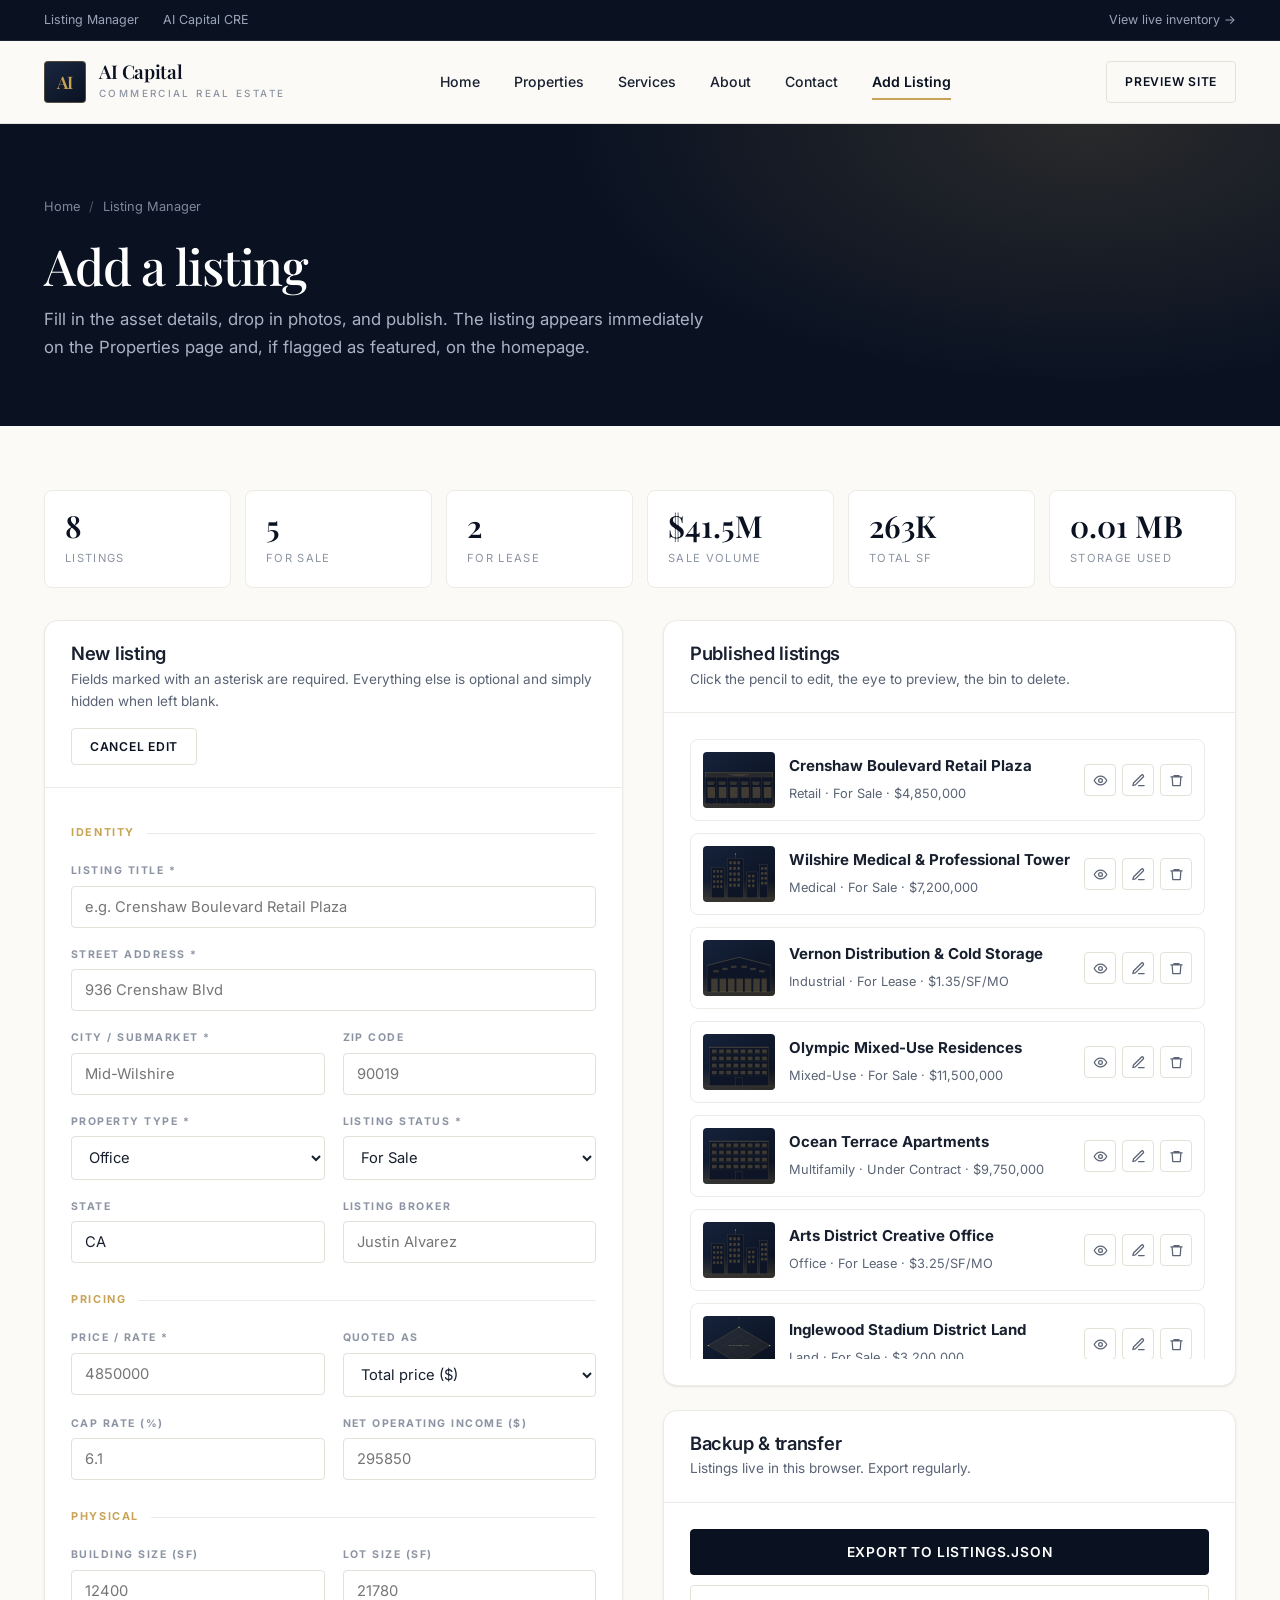
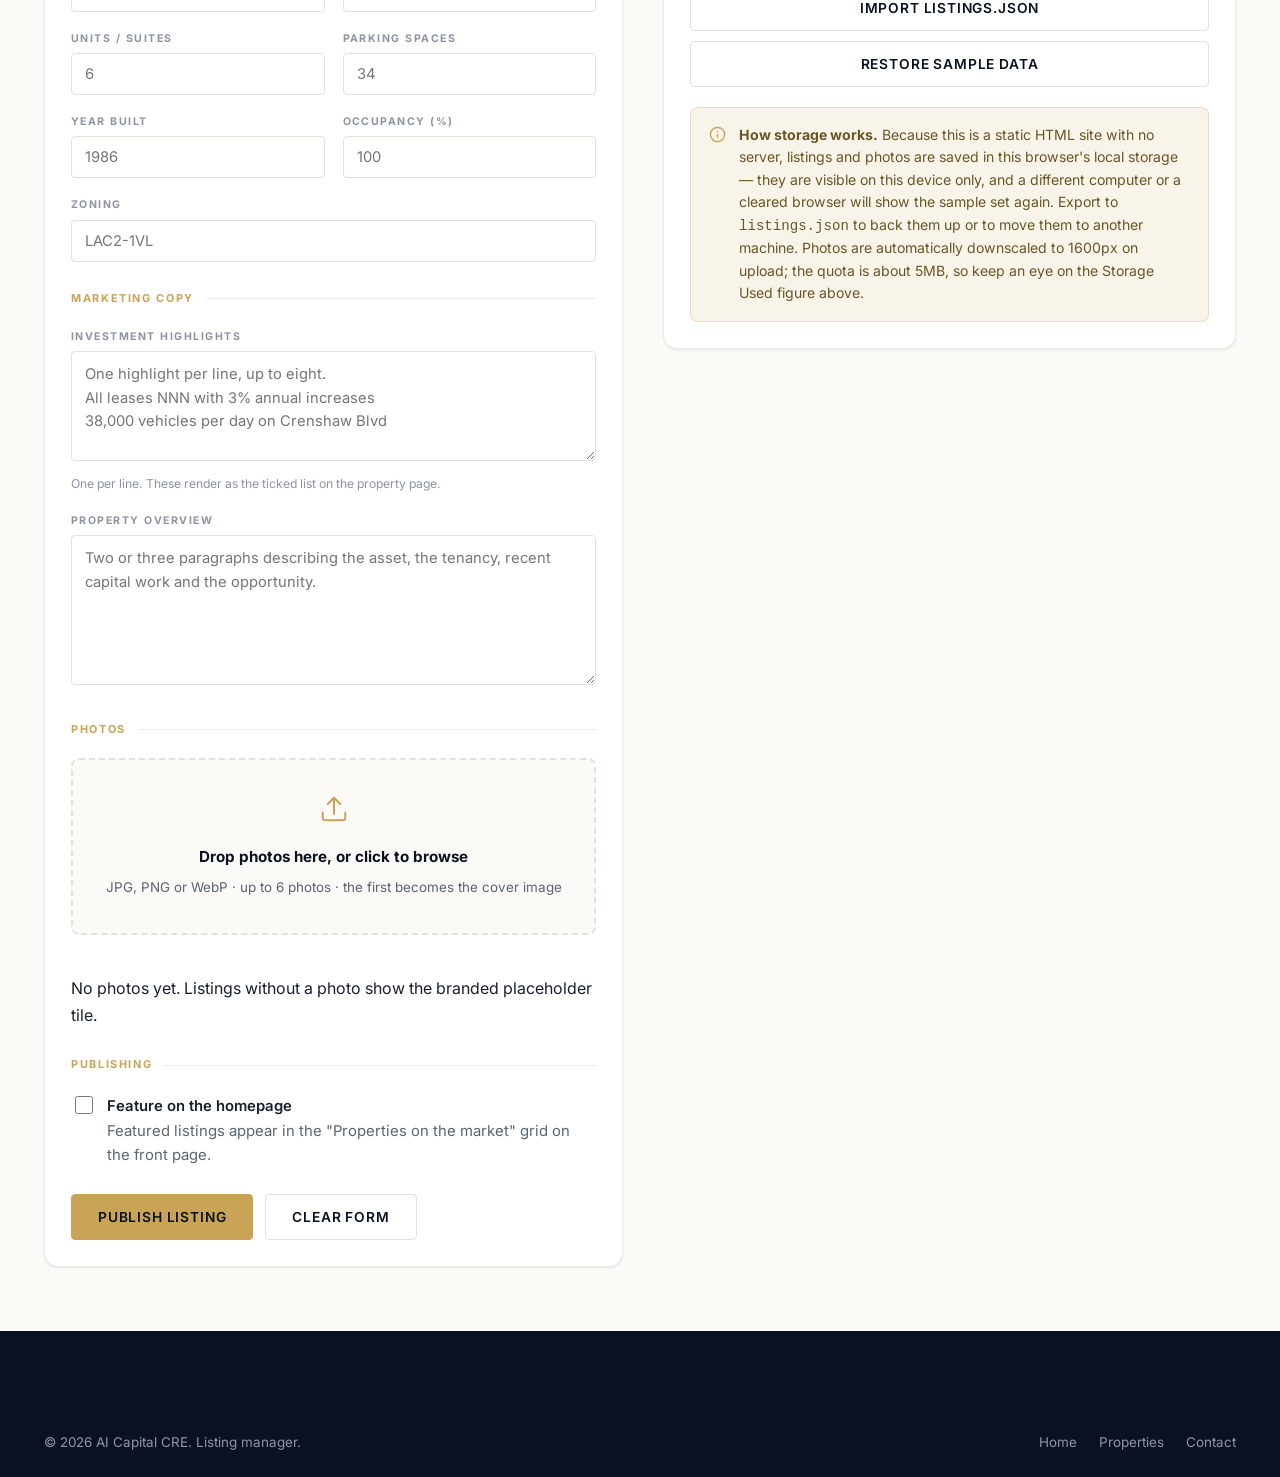
<file: admin.html>
<!DOCTYPE html>
<html lang="en">
<head>
<meta charset="utf-8">
<meta name="viewport" content="width=device-width, initial-scale=1">
<title>Add &amp; Manage Listings — AI Capital CRE</title>
<meta name="description" content="Upload, edit and manage AI Capital CRE property listings.">
<meta name="robots" content="noindex, nofollow">
<link rel="preconnect" href="https://fonts.googleapis.com">
<link rel="preconnect" href="https://fonts.gstatic.com" crossorigin>
<link href="https://fonts.googleapis.com/css2?family=Inter:wght@400;500;600;700&family=Playfair+Display:ital,wght@0,500;0,600;1,500&display=swap" rel="stylesheet">
<link rel="stylesheet" href="assets/css/style.css">
</head>
<body>

<div class="topbar">
  <div class="wrap">
    <div class="topbar-list"><span>Listing Manager</span><span>AI Capital CRE</span></div>
    <div class="topbar-list"><a href="properties.html">View live inventory →</a></div>
  </div>
</div>

<header class="site-header">
  <div class="wrap">
    <a class="brand" href="index.html">
      <span class="brand-mark">AI</span>
      <span class="brand-text"><strong>AI Capital</strong><span>Commercial Real Estate</span></span>
    </a>
    <nav class="nav" id="nav">
      <a href="index.html">Home</a>
      <a href="properties.html">Properties</a>
      <a href="services.html">Services</a>
      <a href="about.html">About</a>
      <a href="contact.html">Contact</a>
      <a href="admin.html">Add Listing</a>
    </nav>
    <div class="header-actions">
      <a class="btn btn--ghost btn--sm" href="properties.html">Preview Site</a>
      <button class="nav-toggle" aria-label="Menu" aria-controls="nav" aria-expanded="false"><span></span></button>
    </div>
  </div>
</header>

<section class="pagehero">
  <div class="wrap">
    <div class="crumbs"><a href="index.html">Home</a><span>/</span>Listing Manager</div>
    <h1>Add a listing</h1>
    <p>Fill in the asset details, drop in photos, and publish. The listing appears immediately on the Properties page and, if flagged as featured, on the homepage.</p>
  </div>
</section>

<section class="section section--tight">
  <div class="wrap">

    <!-- Inventory snapshot -->
    <div class="admin-stats">
      <div class="admin-stat"><div class="num" id="stat-total">0</div><div class="lbl">Listings</div></div>
      <div class="admin-stat"><div class="num" id="stat-sale">0</div><div class="lbl">For Sale</div></div>
      <div class="admin-stat"><div class="num" id="stat-lease">0</div><div class="lbl">For Lease</div></div>
      <div class="admin-stat"><div class="num" id="stat-value">$0</div><div class="lbl">Sale Volume</div></div>
      <div class="admin-stat"><div class="num" id="stat-sf">0K</div><div class="lbl">Total SF</div></div>
      <div class="admin-stat"><div class="num" id="stat-storage">0 MB</div><div class="lbl">Storage Used</div></div>
    </div>

    <div class="admin-layout">

      <!-- ============ Form ============ -->
      <div>
        <div class="admin-card">
          <div class="admin-card-head">
            <div>
              <h2 id="form-mode">New listing</h2>
              <p id="form-sub">Fields marked with an asterisk are required. Everything else is optional and simply hidden when left blank.</p>
            </div>
            <button class="btn btn--ghost btn--sm" type="button" id="cancel-edit" hidden>Cancel Edit</button>
          </div>

          <div class="admin-card-body">
            <form id="listing-form" class="form-grid" autocomplete="off">

              <div class="form-sep">Identity</div>

              <div class="field span2">
                <label for="l-title">Listing title *</label>
                <input id="l-title" required placeholder="e.g. Crenshaw Boulevard Retail Plaza">
              </div>

              <div class="field span2">
                <label for="l-address">Street address *</label>
                <input id="l-address" required placeholder="936 Crenshaw Blvd">
              </div>

              <div class="field">
                <label for="l-market">City / submarket *</label>
                <input id="l-market" required placeholder="Mid-Wilshire">
                <datalist id="market-list"></datalist>
              </div>

              <div class="field">
                <label for="l-zip">ZIP code</label>
                <input id="l-zip" inputmode="numeric" placeholder="90019">
              </div>

              <div class="field">
                <label for="l-type">Property type *</label>
                <select id="l-type" required></select>
              </div>

              <div class="field">
                <label for="l-status">Listing status *</label>
                <select id="l-status" required></select>
              </div>

              <div class="field">
                <label for="l-state">State</label>
                <input id="l-state" value="CA" maxlength="2" placeholder="CA">
              </div>

              <div class="field">
                <label for="l-broker">Listing broker</label>
                <input id="l-broker" placeholder="Justin Alvarez">
              </div>

              <div class="form-sep">Pricing</div>

              <div class="field">
                <label for="l-price">Price / rate *</label>
                <input id="l-price" type="number" min="0" step="0.01" placeholder="4850000">
              </div>

              <div class="field">
                <label for="l-price-unit">Quoted as</label>
                <select id="l-price-unit">
                  <option value="total">Total price ($)</option>
                  <option value="sf-mo">Per SF / month</option>
                  <option value="sf-yr">Per SF / year</option>
                </select>
              </div>

              <div class="field">
                <label for="l-cap">Cap rate (%)</label>
                <input id="l-cap" type="number" min="0" max="25" step="0.1" placeholder="6.1">
              </div>

              <div class="field">
                <label for="l-noi">Net operating income ($)</label>
                <input id="l-noi" type="number" min="0" step="1000" placeholder="295850">
              </div>

              <div class="form-sep">Physical</div>

              <div class="field">
                <label for="l-sf">Building size (SF)</label>
                <input id="l-sf" type="number" min="0" step="100" placeholder="12400">
              </div>

              <div class="field">
                <label for="l-lot">Lot size (SF)</label>
                <input id="l-lot" type="number" min="0" step="100" placeholder="21780">
              </div>

              <div class="field">
                <label for="l-units">Units / suites</label>
                <input id="l-units" type="number" min="0" step="1" placeholder="6">
              </div>

              <div class="field">
                <label for="l-parking">Parking spaces</label>
                <input id="l-parking" type="number" min="0" step="1" placeholder="34">
              </div>

              <div class="field">
                <label for="l-year">Year built</label>
                <input id="l-year" type="number" min="1800" max="2100" step="1" placeholder="1986">
              </div>

              <div class="field">
                <label for="l-occupancy">Occupancy (%)</label>
                <input id="l-occupancy" type="number" min="0" max="100" step="1" placeholder="100">
              </div>

              <div class="field span2">
                <label for="l-zoning">Zoning</label>
                <input id="l-zoning" placeholder="LAC2-1VL">
              </div>

              <div class="form-sep">Marketing copy</div>

              <div class="field span2">
                <label for="l-highlights">Investment highlights</label>
                <textarea id="l-highlights" placeholder="One highlight per line, up to eight.&#10;All leases NNN with 3% annual increases&#10;38,000 vehicles per day on Crenshaw Blvd"></textarea>
                <div class="hint">One per line. These render as the ticked list on the property page.</div>
              </div>

              <div class="field span2">
                <label for="l-description">Property overview</label>
                <textarea id="l-description" style="min-height:150px" placeholder="Two or three paragraphs describing the asset, the tenancy, recent capital work and the opportunity."></textarea>
              </div>

              <div class="form-sep">Photos</div>

              <div class="drop" id="dropzone" tabindex="0" role="button" aria-label="Upload photos">
                <div class="ico">
                  <svg width="30" height="30" viewBox="0 0 24 24" fill="none" stroke="currentColor" stroke-width="1.6" stroke-linecap="round" stroke-linejoin="round"><path d="M21 15v4a2 2 0 0 1-2 2H5a2 2 0 0 1-2-2v-4"/><path d="M17 8l-5-5-5 5M12 3v13"/></svg>
                </div>
                <strong>Drop photos here, or click to browse</strong>
                <span>JPG, PNG or WebP · up to 6 photos · the first becomes the cover image</span>
                <input type="file" id="file-input" accept="image/*" multiple>
              </div>

              <div class="thumbs" id="thumbs"></div>
              <div class="hint span2" id="photo-hint" style="margin-top:0"></div>

              <div class="form-sep">Publishing</div>

              <label class="span2" style="display:flex;gap:11px;align-items:flex-start;cursor:pointer;font-size:.93rem;color:var(--text-2)">
                <input type="checkbox" id="l-featured" style="width:18px;height:18px;margin-top:2px;accent-color:#C9A356;flex-shrink:0">
                <span><strong style="display:block;color:var(--text);font-weight:600">Feature on the homepage</strong>Featured listings appear in the "Properties on the market" grid on the front page.</span>
              </label>

              <div class="span2" style="display:flex;gap:12px;flex-wrap:wrap;margin-top:8px">
                <button class="btn btn--gold" type="submit" id="save-btn">Publish Listing</button>
                <button class="btn btn--ghost" type="reset">Clear Form</button>
              </div>
            </form>
          </div>
        </div>
      </div>

      <!-- ============ Saved listings ============ -->
      <div>
        <div class="admin-card">
          <div class="admin-card-head">
            <div>
              <h2>Published listings</h2>
              <p>Click the pencil to edit, the eye to preview, the bin to delete.</p>
            </div>
          </div>
          <div class="admin-card-body">
            <div class="adm-list" id="admin-list"></div>
          </div>
        </div>

        <div class="admin-card">
          <div class="admin-card-head">
            <div>
              <h2>Backup &amp; transfer</h2>
              <p>Listings live in this browser. Export regularly.</p>
            </div>
          </div>
          <div class="admin-card-body">
            <div style="display:grid;gap:10px;margin-bottom:20px">
              <button class="btn btn--ink btn--block" type="button" id="export-btn">Export to listings.json</button>
              <button class="btn btn--ghost btn--block" type="button" id="import-btn">Import listings.json</button>
              <button class="btn btn--ghost btn--block" type="button" id="reset-demo">Restore Sample Data</button>
              <input type="file" id="import-input" accept="application/json,.json" hidden>
            </div>

            <div class="note">
              <svg width="17" height="17" viewBox="0 0 24 24" fill="none" stroke="currentColor" stroke-width="2" stroke-linecap="round" stroke-linejoin="round"><circle cx="12" cy="12" r="10"/><path d="M12 16v-4M12 8h.01"/></svg>
              <p>
                <strong>How storage works.</strong> Because this is a static HTML site with no server,
                listings and photos are saved in this browser's local storage — they are visible on this
                device only, and a different computer or a cleared browser will show the sample set again.
                Export to <code>listings.json</code> to back them up or to move them to another machine.
                Photos are automatically downscaled to 1600px on upload; the quota is about 5MB, so keep an
                eye on the Storage Used figure above.
              </p>
            </div>
          </div>
        </div>
      </div>

    </div>
  </div>
</section>

<footer class="site-footer">
  <div class="wrap">
    <div class="foot-bottom" style="border-top:0">
      <span>© <span data-year>2026</span> AI Capital CRE. Listing manager.</span>
      <nav><a href="index.html">Home</a><a href="properties.html">Properties</a><a href="contact.html">Contact</a></nav>
    </div>
  </div>
</footer>

<script src="assets/js/data.js"></script>
<script src="assets/js/app.js"></script>
<script src="assets/js/admin.js"></script>
</body>
</html>
</file>
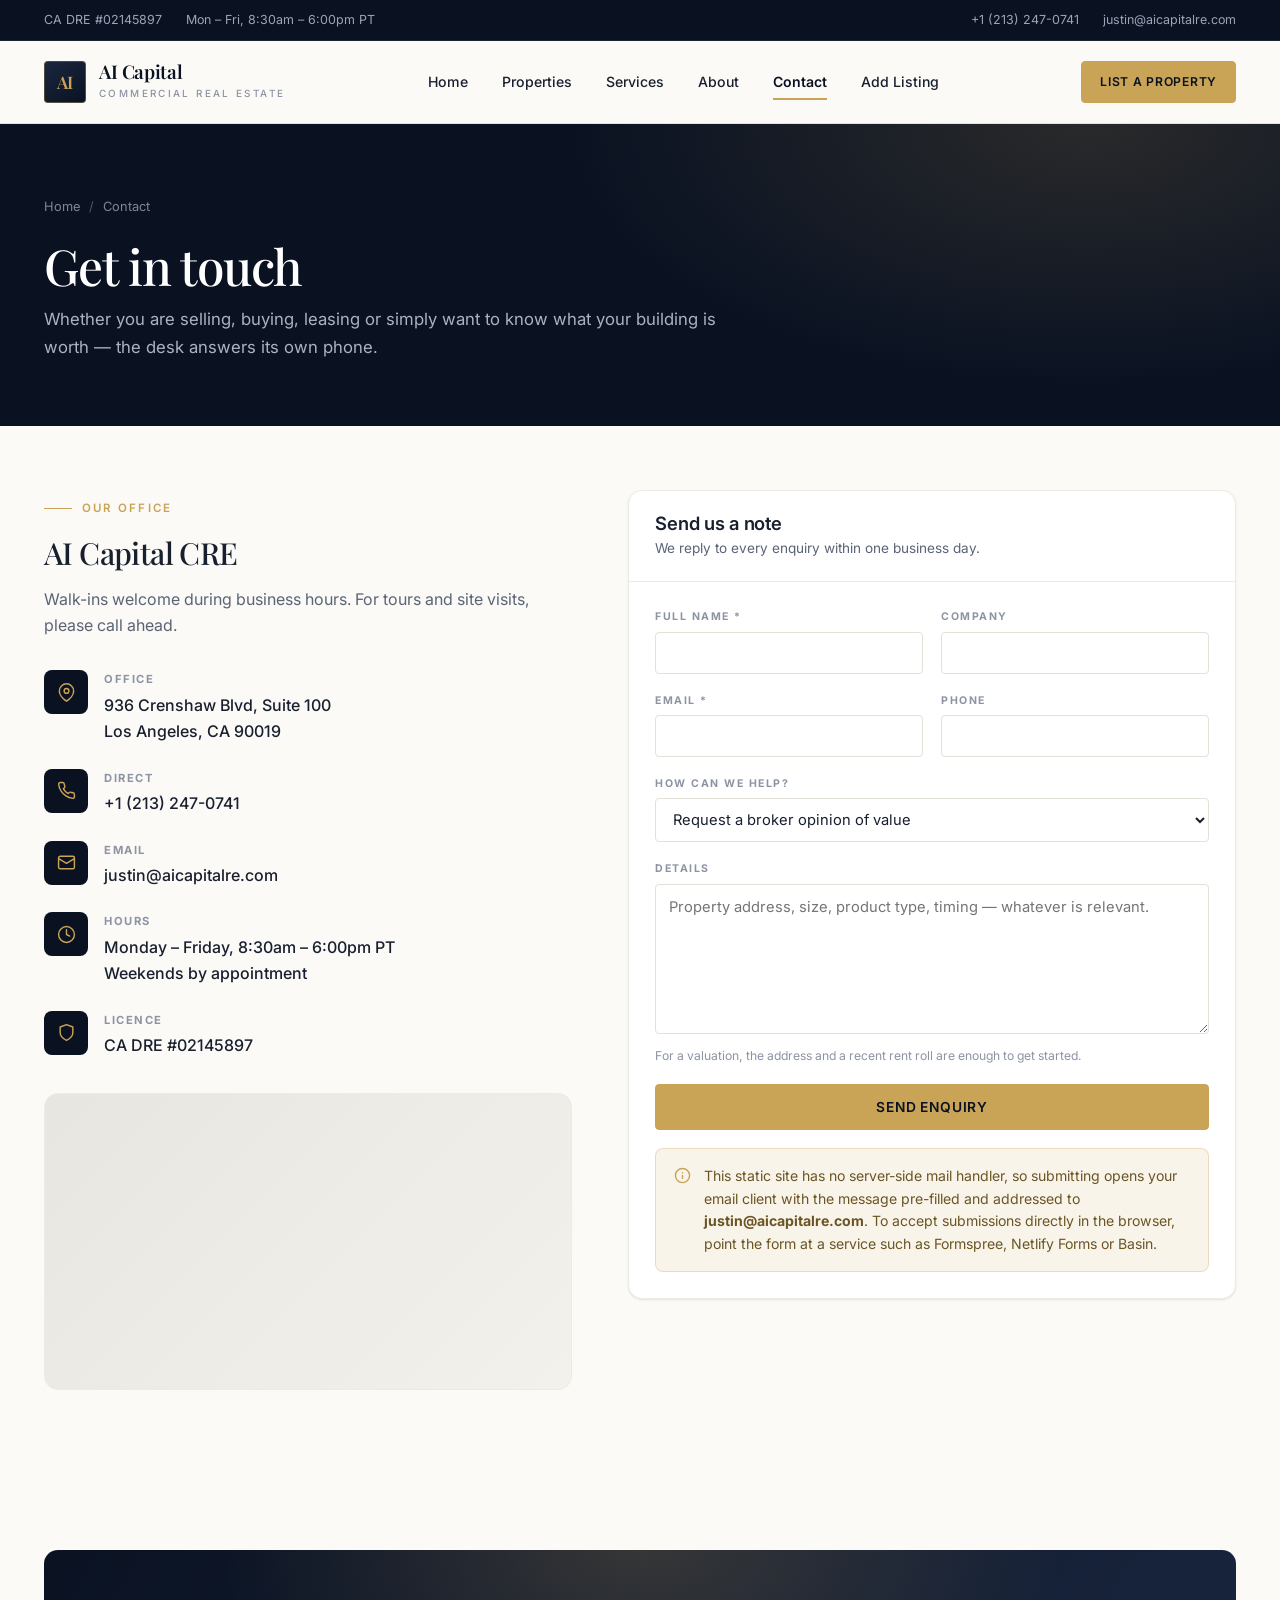
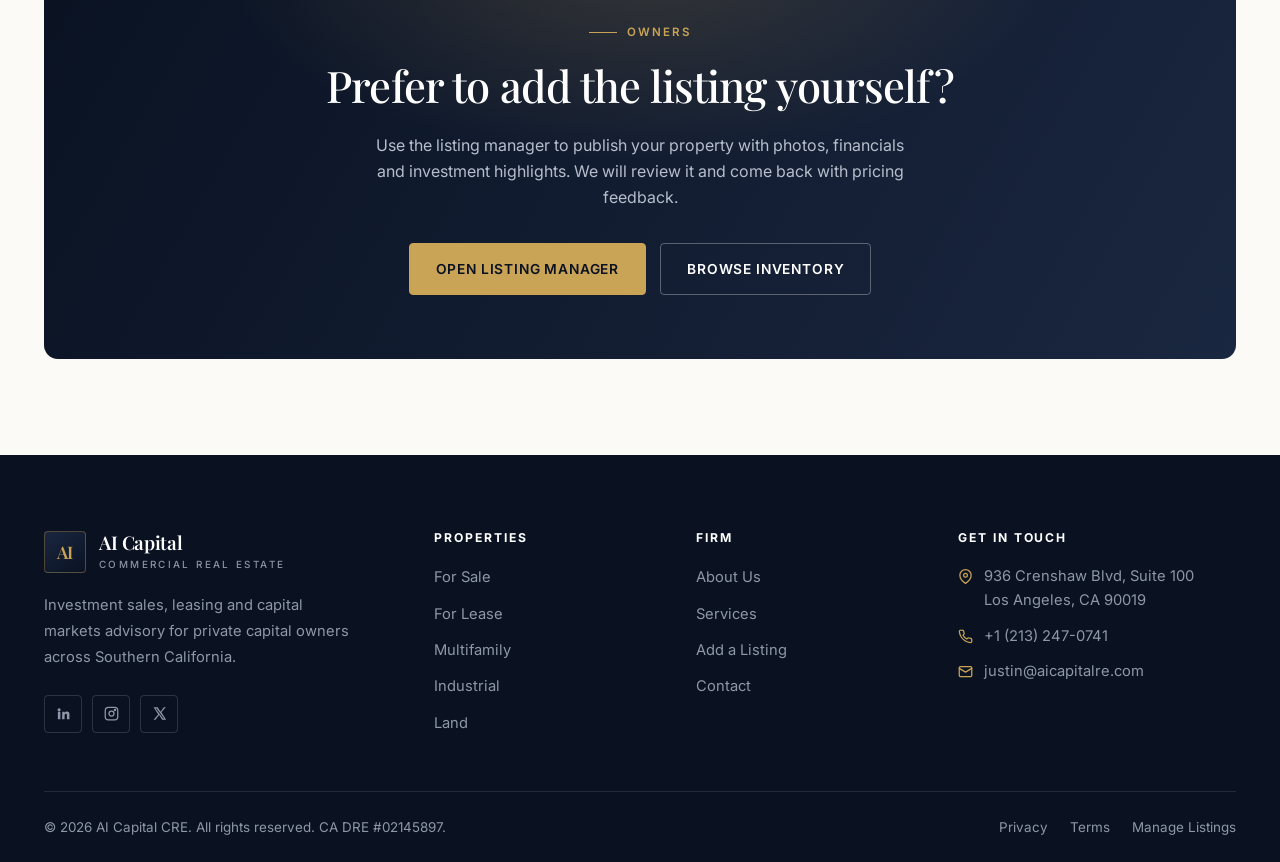
<file: contact.html>
<!DOCTYPE html>
<html lang="en">
<head>
<meta charset="utf-8">
<meta name="viewport" content="width=device-width, initial-scale=1">
<title>Contact — AI Capital CRE | Los Angeles</title>
<meta name="description" content="Contact AI Capital CRE at 936 Crenshaw Blvd, Suite 100, Los Angeles. Request a broker opinion of value, share an acquisition criteria, or speak with the investment sales desk.">
<link rel="preconnect" href="https://fonts.googleapis.com">
<link rel="preconnect" href="https://fonts.gstatic.com" crossorigin>
<link href="https://fonts.googleapis.com/css2?family=Inter:wght@400;500;600;700&family=Playfair+Display:ital,wght@0,500;0,600;1,500&display=swap" rel="stylesheet">
<link rel="stylesheet" href="assets/css/style.css">
</head>
<body>

<div class="topbar">
  <div class="wrap">
    <div class="topbar-list">
      <span>CA DRE #02145897</span>
      <span>Mon – Fri, 8:30am – 6:00pm PT</span>
    </div>
    <div class="topbar-list">
      <a href="tel:+12132470741">+1 (213) 247-0741</a>
      <a href="mailto:justin@aicapitalre.com">justin@aicapitalre.com</a>
    </div>
  </div>
</div>

<header class="site-header">
  <div class="wrap">
    <a class="brand" href="index.html">
      <span class="brand-mark">AI</span>
      <span class="brand-text"><strong>AI Capital</strong><span>Commercial Real Estate</span></span>
    </a>
    <nav class="nav" id="nav">
      <a href="index.html">Home</a>
      <a href="properties.html">Properties</a>
      <a href="services.html">Services</a>
      <a href="about.html">About</a>
      <a href="contact.html">Contact</a>
      <a href="admin.html">Add Listing</a>
    </nav>
    <div class="header-actions">
      <a class="btn btn--gold btn--sm" href="admin.html">List a Property</a>
      <button class="nav-toggle" aria-label="Menu" aria-controls="nav" aria-expanded="false"><span></span></button>
    </div>
  </div>
</header>

<section class="pagehero">
  <div class="wrap">
    <div class="crumbs"><a href="index.html">Home</a><span>/</span>Contact</div>
    <h1>Get in touch</h1>
    <p>Whether you are selling, buying, leasing or simply want to know what your building is worth — the desk answers its own phone.</p>
  </div>
</section>

<section class="section section--tight">
  <div class="wrap">
    <div class="contact-grid">

      <!-- Details -->
      <div>
        <span class="eyebrow">Our Office</span>
        <h2 style="font-size:1.9rem">AI Capital CRE</h2>
        <p style="color:var(--text-2);margin-bottom:32px">
          Walk-ins welcome during business hours. For tours and site visits, please call ahead.
        </p>

        <ul class="cinfo">
          <li>
            <span class="ico"><svg width="19" height="19" viewBox="0 0 24 24" fill="none" stroke="currentColor" stroke-width="1.8" stroke-linecap="round" stroke-linejoin="round"><path d="M21 10c0 7-9 13-9 13s-9-6-9-13a9 9 0 0 1 18 0z"/><circle cx="12" cy="10" r="3"/></svg></span>
            <div>
              <div class="k">Office</div>
              <div class="v">936 Crenshaw Blvd, Suite 100<br>Los Angeles, CA 90019</div>
            </div>
          </li>
          <li>
            <span class="ico"><svg width="19" height="19" viewBox="0 0 24 24" fill="none" stroke="currentColor" stroke-width="1.8" stroke-linecap="round" stroke-linejoin="round"><path d="M22 16.9v3a2 2 0 0 1-2.2 2 19.8 19.8 0 0 1-8.6-3.1 19.5 19.5 0 0 1-6-6A19.8 19.8 0 0 1 2.1 4.2 2 2 0 0 1 4.1 2h3a2 2 0 0 1 2 1.7c.1 1 .4 1.9.7 2.8a2 2 0 0 1-.5 2.1L8.1 9.9a16 16 0 0 0 6 6l1.3-1.3a2 2 0 0 1 2.1-.4c.9.3 1.8.6 2.8.7a2 2 0 0 1 1.7 2z"/></svg></span>
            <div>
              <div class="k">Direct</div>
              <div class="v"><a href="tel:+12132470741">+1 (213) 247-0741</a></div>
            </div>
          </li>
          <li>
            <span class="ico"><svg width="19" height="19" viewBox="0 0 24 24" fill="none" stroke="currentColor" stroke-width="1.8" stroke-linecap="round" stroke-linejoin="round"><rect x="2" y="4" width="20" height="16" rx="2"/><path d="m2 7 10 6 10-6"/></svg></span>
            <div>
              <div class="k">Email</div>
              <div class="v"><a href="mailto:justin@aicapitalre.com">justin@aicapitalre.com</a></div>
            </div>
          </li>
          <li>
            <span class="ico"><svg width="19" height="19" viewBox="0 0 24 24" fill="none" stroke="currentColor" stroke-width="1.8" stroke-linecap="round" stroke-linejoin="round"><circle cx="12" cy="12" r="10"/><path d="M12 6v6l4 2"/></svg></span>
            <div>
              <div class="k">Hours</div>
              <div class="v">Monday – Friday, 8:30am – 6:00pm PT<br>Weekends by appointment</div>
            </div>
          </li>
          <li>
            <span class="ico"><svg width="19" height="19" viewBox="0 0 24 24" fill="none" stroke="currentColor" stroke-width="1.8" stroke-linecap="round" stroke-linejoin="round"><path d="M12 22s8-4 8-10V5l-8-3-8 3v7c0 6 8 10 8 10z"/></svg></span>
            <div>
              <div class="k">Licence</div>
              <div class="v">CA DRE #02145897</div>
            </div>
          </li>
        </ul>

        <div class="map">
          <iframe
            title="AI Capital CRE office location"
            loading="lazy"
            referrerpolicy="no-referrer-when-downgrade"
            src="https://www.google.com/maps?q=936%20Crenshaw%20Blvd%2C%20Los%20Angeles%2C%20CA%2090019&output=embed"></iframe>
        </div>
      </div>

      <!-- Form -->
      <div>
        <div class="admin-card">
          <div class="admin-card-head">
            <div>
              <h2>Send us a note</h2>
              <p>We reply to every enquiry within one business day.</p>
            </div>
          </div>
          <div class="admin-card-body">
            <form data-contact="1" class="form-grid" autocomplete="on">
              <div class="field">
                <label for="c-name">Full name *</label>
                <input id="c-name" name="name" required>
              </div>
              <div class="field">
                <label for="c-company">Company</label>
                <input id="c-company" name="company">
              </div>
              <div class="field">
                <label for="c-email">Email *</label>
                <input id="c-email" name="email" type="email" required>
              </div>
              <div class="field">
                <label for="c-phone">Phone</label>
                <input id="c-phone" name="phone" type="tel">
              </div>
              <div class="field span2">
                <label for="c-interest">How can we help?</label>
                <select id="c-interest" name="interest">
                  <option>Request a broker opinion of value</option>
                  <option>List a property for sale</option>
                  <option>List a property for lease</option>
                  <option>I am looking to acquire</option>
                  <option>I am looking to lease space</option>
                  <option>Debt or equity placement</option>
                  <option>1031 exchange assistance</option>
                  <option>Something else</option>
                </select>
              </div>
              <div class="field span2">
                <label for="c-message">Details</label>
                <textarea id="c-message" name="message" style="min-height:150px"
                  placeholder="Property address, size, product type, timing — whatever is relevant."></textarea>
                <div class="hint">For a valuation, the address and a recent rent roll are enough to get started.</div>
              </div>
              <div class="span2">
                <button class="btn btn--gold btn--block" type="submit">Send Enquiry</button>
              </div>
              <div class="note span2">
                <svg width="17" height="17" viewBox="0 0 24 24" fill="none" stroke="currentColor" stroke-width="2" stroke-linecap="round" stroke-linejoin="round"><circle cx="12" cy="12" r="10"/><path d="M12 16v-4M12 8h.01"/></svg>
                <p>
                  This static site has no server-side mail handler, so submitting opens your email
                  client with the message pre-filled and addressed to
                  <strong>justin@aicapitalre.com</strong>. To accept submissions directly in the
                  browser, point the form at a service such as Formspree, Netlify Forms or Basin.
                </p>
              </div>
            </form>
          </div>
        </div>
      </div>

    </div>
  </div>
</section>

<section class="section">
  <div class="wrap">
    <div class="cta reveal">
      <span class="eyebrow" style="justify-content:center">Owners</span>
      <h2>Prefer to add the listing yourself?</h2>
      <p>Use the listing manager to publish your property with photos, financials and investment highlights. We will review it and come back with pricing feedback.</p>
      <div class="cta-row">
        <a class="btn btn--gold" href="admin.html">Open Listing Manager</a>
        <a class="btn btn--ghost-light" href="properties.html">Browse Inventory</a>
      </div>
    </div>
  </div>
</section>

<footer class="site-footer">
  <div class="wrap">
    <div class="foot-grid">
      <div class="foot-brand">
        <a class="brand" href="index.html">
          <span class="brand-mark">AI</span>
          <span class="brand-text"><strong>AI Capital</strong><span>Commercial Real Estate</span></span>
        </a>
        <p>Investment sales, leasing and capital markets advisory for private capital owners across Southern California.</p>
        <div class="socials">
          <a href="#" aria-label="LinkedIn"><svg width="15" height="15" viewBox="0 0 24 24" fill="currentColor"><path d="M4.98 3.5a2.5 2.5 0 11-.02 5 2.5 2.5 0 01.02-5zM3 9h4v12H3zM10 9h3.8v1.7h.05A4.2 4.2 0 0117.6 8.7c3 0 3.9 1.9 3.9 5V21h-4v-6c0-1.5-.5-2.5-1.8-2.5-1 0-1.6.7-1.9 1.4-.1.2-.1.6-.1.9V21h-4z"/></svg></a>
          <a href="#" aria-label="Instagram"><svg width="15" height="15" viewBox="0 0 24 24" fill="none" stroke="currentColor" stroke-width="2"><rect x="2" y="2" width="20" height="20" rx="5"/><circle cx="12" cy="12" r="4"/><circle cx="17.5" cy="6.5" r="1" fill="currentColor"/></svg></a>
          <a href="#" aria-label="X"><svg width="15" height="15" viewBox="0 0 24 24" fill="currentColor"><path d="M18.9 2H22l-7 8 7.6 12h-6.3l-4.9-7.7L5.6 22H2.5l7.4-8.4L2.6 2h6.4l4.6 7.2zm-1.1 18h1.7L7.3 3.8H5.5z"/></svg></a>
        </div>
      </div>
      <div>
        <h4>Properties</h4>
        <ul>
          <li><a href="properties.html?status=For%20Sale">For Sale</a></li>
          <li><a href="properties.html?status=For%20Lease">For Lease</a></li>
          <li><a href="properties.html?type=Multifamily">Multifamily</a></li>
          <li><a href="properties.html?type=Industrial">Industrial</a></li>
          <li><a href="properties.html?type=Land">Land</a></li>
        </ul>
      </div>
      <div>
        <h4>Firm</h4>
        <ul>
          <li><a href="about.html">About Us</a></li>
          <li><a href="services.html">Services</a></li>
          <li><a href="admin.html">Add a Listing</a></li>
          <li><a href="contact.html">Contact</a></li>
        </ul>
      </div>
      <div>
        <h4>Get In Touch</h4>
        <ul class="foot-contact">
          <li>
            <svg width="15" height="15" viewBox="0 0 24 24" fill="none" stroke="currentColor" stroke-width="2" stroke-linecap="round" stroke-linejoin="round"><path d="M21 10c0 7-9 13-9 13s-9-6-9-13a9 9 0 0 1 18 0z"/><circle cx="12" cy="10" r="3"/></svg>
            <span>936 Crenshaw Blvd, Suite 100<br>Los Angeles, CA 90019</span>
          </li>
          <li>
            <svg width="15" height="15" viewBox="0 0 24 24" fill="none" stroke="currentColor" stroke-width="2" stroke-linecap="round" stroke-linejoin="round"><path d="M22 16.9v3a2 2 0 0 1-2.2 2 19.8 19.8 0 0 1-8.6-3.1 19.5 19.5 0 0 1-6-6A19.8 19.8 0 0 1 2.1 4.2 2 2 0 0 1 4.1 2h3a2 2 0 0 1 2 1.7c.1 1 .4 1.9.7 2.8a2 2 0 0 1-.5 2.1L8.1 9.9a16 16 0 0 0 6 6l1.3-1.3a2 2 0 0 1 2.1-.4c.9.3 1.8.6 2.8.7a2 2 0 0 1 1.7 2z"/></svg>
            <a href="tel:+12132470741">+1 (213) 247-0741</a>
          </li>
          <li>
            <svg width="15" height="15" viewBox="0 0 24 24" fill="none" stroke="currentColor" stroke-width="2" stroke-linecap="round" stroke-linejoin="round"><rect x="2" y="4" width="20" height="16" rx="2"/><path d="m2 7 10 6 10-6"/></svg>
            <a href="mailto:justin@aicapitalre.com">justin@aicapitalre.com</a>
          </li>
        </ul>
      </div>
    </div>
    <div class="foot-bottom">
      <span>© <span data-year>2026</span> AI Capital CRE. All rights reserved. CA DRE #02145897.</span>
      <nav><a href="#">Privacy</a><a href="#">Terms</a><a href="admin.html">Manage Listings</a></nav>
    </div>
  </div>
</footer>

<script src="assets/js/data.js"></script>
<script src="assets/js/app.js"></script>
</body>
</html>
</file>
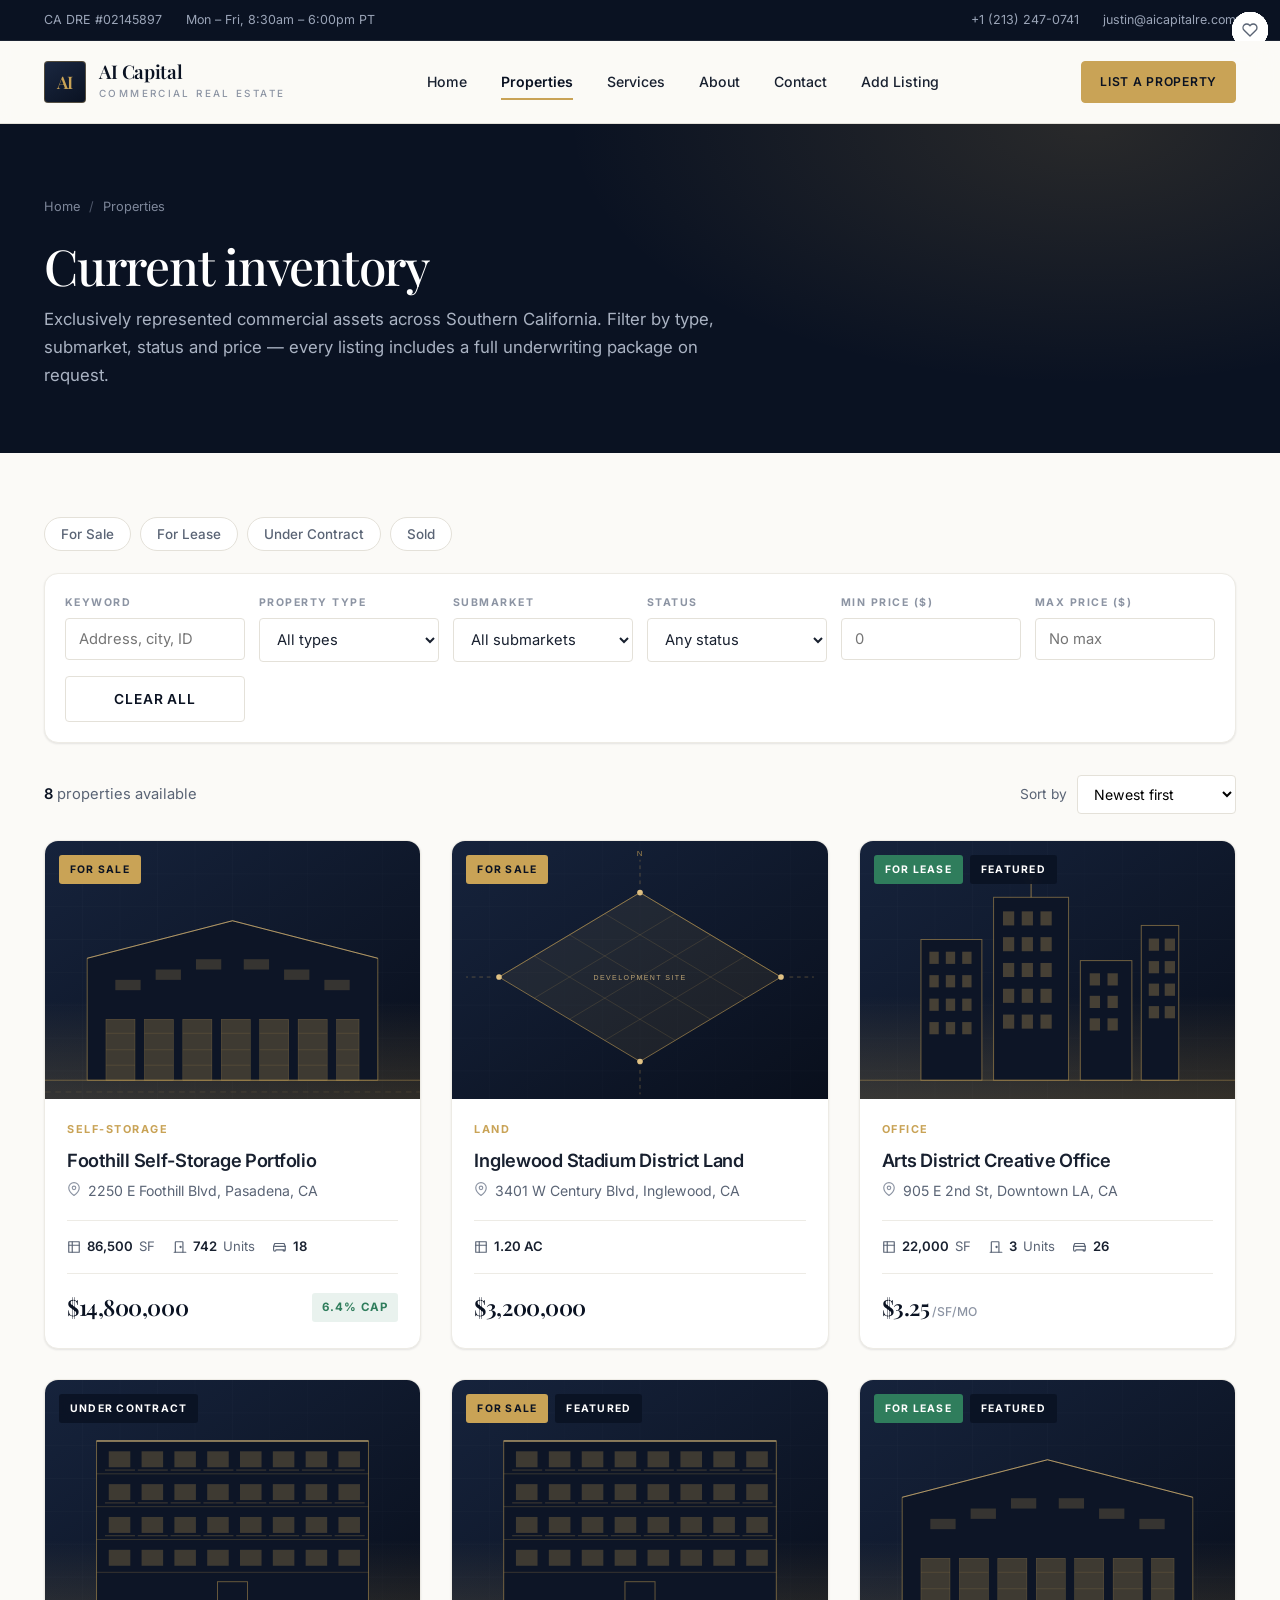
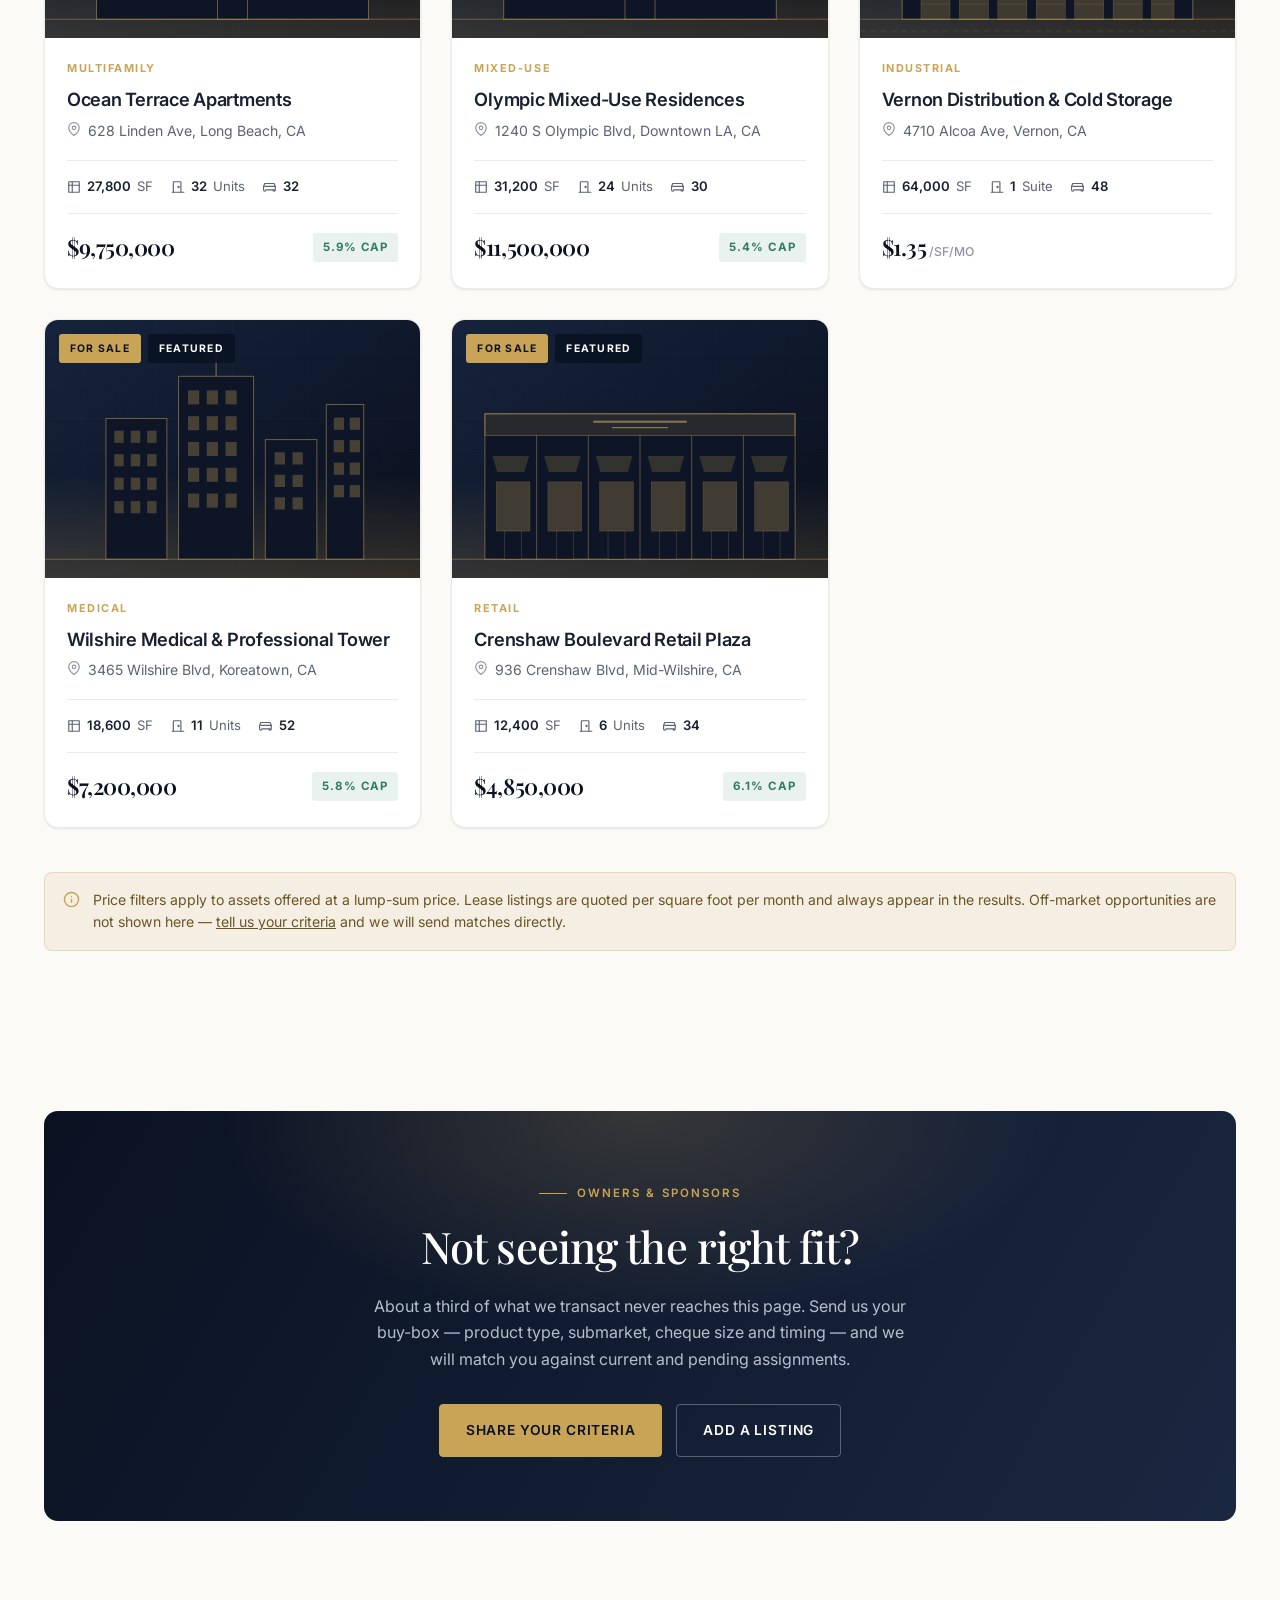
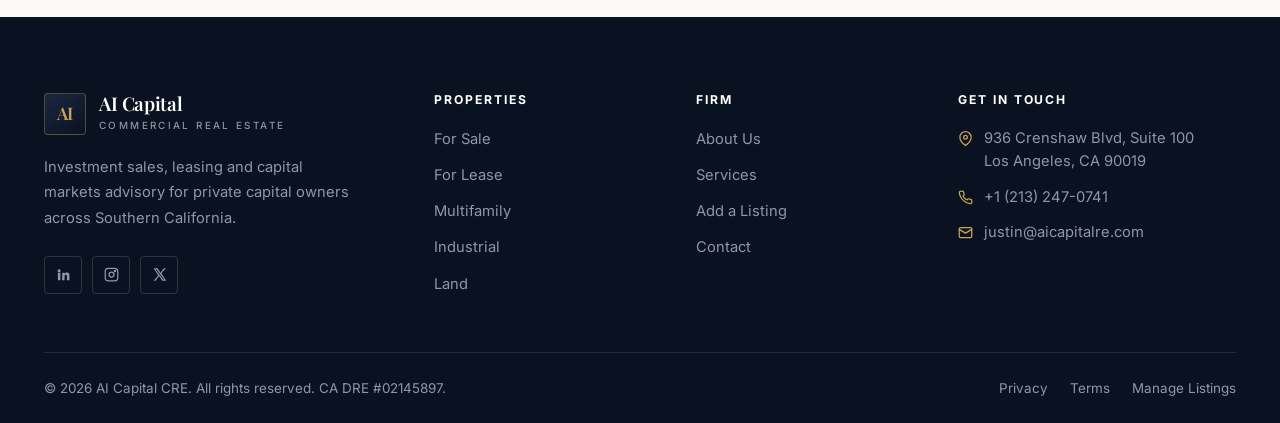
<file: properties.html>
<!DOCTYPE html>
<html lang="en">
<head>
<meta charset="utf-8">
<meta name="viewport" content="width=device-width, initial-scale=1">
<title>Properties For Sale &amp; Lease — AI Capital CRE</title>
<meta name="description" content="Browse commercial properties for sale and lease in Los Angeles and Southern California — office, retail, industrial, multifamily, mixed-use and land.">
<link rel="preconnect" href="https://fonts.googleapis.com">
<link rel="preconnect" href="https://fonts.gstatic.com" crossorigin>
<link href="https://fonts.googleapis.com/css2?family=Inter:wght@400;500;600;700&family=Playfair+Display:ital,wght@0,500;0,600;1,500&display=swap" rel="stylesheet">
<link rel="stylesheet" href="assets/css/style.css">
</head>
<body>

<div class="topbar">
  <div class="wrap">
    <div class="topbar-list">
      <span>CA DRE #02145897</span>
      <span>Mon – Fri, 8:30am – 6:00pm PT</span>
    </div>
    <div class="topbar-list">
      <a href="tel:+12132470741">+1 (213) 247-0741</a>
      <a href="mailto:justin@aicapitalre.com">justin@aicapitalre.com</a>
    </div>
  </div>
</div>

<header class="site-header">
  <div class="wrap">
    <a class="brand" href="index.html">
      <span class="brand-mark">AI</span>
      <span class="brand-text"><strong>AI Capital</strong><span>Commercial Real Estate</span></span>
    </a>
    <nav class="nav" id="nav">
      <a href="index.html">Home</a>
      <a href="properties.html">Properties</a>
      <a href="services.html">Services</a>
      <a href="about.html">About</a>
      <a href="contact.html">Contact</a>
      <a href="admin.html">Add Listing</a>
    </nav>
    <div class="header-actions">
      <a class="btn btn--gold btn--sm" href="admin.html">List a Property</a>
      <button class="nav-toggle" aria-label="Menu" aria-controls="nav" aria-expanded="false"><span></span></button>
    </div>
  </div>
</header>

<section class="pagehero">
  <div class="wrap">
    <div class="crumbs"><a href="index.html">Home</a><span>/</span>Properties</div>
    <h1>Current inventory</h1>
    <p>Exclusively represented commercial assets across Southern California. Filter by type, submarket, status and price — every listing includes a full underwriting package on request.</p>
  </div>
</section>

<section class="section section--tight">
  <div class="wrap">

    <!-- Quick status chips -->
    <div class="chips">
      <button class="chip" data-chip="For Sale" type="button">For Sale</button>
      <button class="chip" data-chip="For Lease" type="button">For Lease</button>
      <button class="chip" data-chip="Under Contract" type="button">Under Contract</button>
      <button class="chip" data-chip="Sold" type="button">Sold</button>
    </div>

    <!-- Filters -->
    <form class="filterbar" id="filters" autocomplete="off">
      <div class="filter-grid">
        <div class="field">
          <label for="f-q">Keyword</label>
          <input id="f-q" name="q" type="text" placeholder="Address, city, ID">
        </div>
        <div class="field">
          <label for="f-type">Property type</label>
          <select id="f-type" name="type"><option value="">All types</option></select>
        </div>
        <div class="field">
          <label for="f-market">Submarket</label>
          <select id="f-market" name="market"><option value="">All submarkets</option></select>
        </div>
        <div class="field">
          <label for="f-status">Status</label>
          <select id="f-status" name="status"><option value="">Any status</option></select>
        </div>
        <div class="field">
          <label for="f-min">Min price ($)</label>
          <input id="f-min" name="min" type="number" min="0" step="50000" placeholder="0">
        </div>
        <div class="field">
          <label for="f-max">Max price ($)</label>
          <input id="f-max" name="max" type="number" min="0" step="50000" placeholder="No max">
        </div>
        <div class="field" style="display:flex;align-items:flex-end">
          <button class="btn btn--ghost btn--block" type="button" id="reset-filters">Clear all</button>
        </div>
      </div>
    </form>

    <div class="results-bar">
      <div class="count" id="results-count"></div>
      <div class="sortwrap">
        <label for="sort" style="margin:0">Sort by</label>
        <select id="sort">
          <option value="newest">Newest first</option>
          <option value="price-desc">Price: high to low</option>
          <option value="price-asc">Price: low to high</option>
          <option value="sf-desc">Largest building</option>
          <option value="cap-desc">Highest cap rate</option>
        </select>
      </div>
    </div>

    <div class="cards" id="results-grid"></div>

    <div class="note" style="margin-top:44px">
      <svg width="17" height="17" viewBox="0 0 24 24" fill="none" stroke="currentColor" stroke-width="2" stroke-linecap="round" stroke-linejoin="round"><circle cx="12" cy="12" r="10"/><path d="M12 16v-4M12 8h.01"/></svg>
      <p>
        Price filters apply to assets offered at a lump-sum price. Lease listings are quoted per square foot
        per month and always appear in the results. Off-market opportunities are not shown here —
        <a href="contact.html" style="color:#6B5524;text-decoration:underline">tell us your criteria</a>
        and we will send matches directly.
      </p>
    </div>
  </div>
</section>

<section class="section">
  <div class="wrap">
    <div class="cta">
      <span class="eyebrow" style="justify-content:center">Owners &amp; Sponsors</span>
      <h2>Not seeing the right fit?</h2>
      <p>About a third of what we transact never reaches this page. Send us your buy-box — product type, submarket, cheque size and timing — and we will match you against current and pending assignments.</p>
      <div class="cta-row">
        <a class="btn btn--gold" href="contact.html">Share Your Criteria</a>
        <a class="btn btn--ghost-light" href="admin.html">Add a Listing</a>
      </div>
    </div>
  </div>
</section>

<footer class="site-footer">
  <div class="wrap">
    <div class="foot-grid">
      <div class="foot-brand">
        <a class="brand" href="index.html">
          <span class="brand-mark">AI</span>
          <span class="brand-text"><strong>AI Capital</strong><span>Commercial Real Estate</span></span>
        </a>
        <p>Investment sales, leasing and capital markets advisory for private capital owners across Southern California.</p>
        <div class="socials">
          <a href="#" aria-label="LinkedIn"><svg width="15" height="15" viewBox="0 0 24 24" fill="currentColor"><path d="M4.98 3.5a2.5 2.5 0 11-.02 5 2.5 2.5 0 01.02-5zM3 9h4v12H3zM10 9h3.8v1.7h.05A4.2 4.2 0 0117.6 8.7c3 0 3.9 1.9 3.9 5V21h-4v-6c0-1.5-.5-2.5-1.8-2.5-1 0-1.6.7-1.9 1.4-.1.2-.1.6-.1.9V21h-4z"/></svg></a>
          <a href="#" aria-label="Instagram"><svg width="15" height="15" viewBox="0 0 24 24" fill="none" stroke="currentColor" stroke-width="2"><rect x="2" y="2" width="20" height="20" rx="5"/><circle cx="12" cy="12" r="4"/><circle cx="17.5" cy="6.5" r="1" fill="currentColor"/></svg></a>
          <a href="#" aria-label="X"><svg width="15" height="15" viewBox="0 0 24 24" fill="currentColor"><path d="M18.9 2H22l-7 8 7.6 12h-6.3l-4.9-7.7L5.6 22H2.5l7.4-8.4L2.6 2h6.4l4.6 7.2zm-1.1 18h1.7L7.3 3.8H5.5z"/></svg></a>
        </div>
      </div>
      <div>
        <h4>Properties</h4>
        <ul>
          <li><a href="properties.html?status=For%20Sale">For Sale</a></li>
          <li><a href="properties.html?status=For%20Lease">For Lease</a></li>
          <li><a href="properties.html?type=Multifamily">Multifamily</a></li>
          <li><a href="properties.html?type=Industrial">Industrial</a></li>
          <li><a href="properties.html?type=Land">Land</a></li>
        </ul>
      </div>
      <div>
        <h4>Firm</h4>
        <ul>
          <li><a href="about.html">About Us</a></li>
          <li><a href="services.html">Services</a></li>
          <li><a href="admin.html">Add a Listing</a></li>
          <li><a href="contact.html">Contact</a></li>
        </ul>
      </div>
      <div>
        <h4>Get In Touch</h4>
        <ul class="foot-contact">
          <li>
            <svg width="15" height="15" viewBox="0 0 24 24" fill="none" stroke="currentColor" stroke-width="2" stroke-linecap="round" stroke-linejoin="round"><path d="M21 10c0 7-9 13-9 13s-9-6-9-13a9 9 0 0 1 18 0z"/><circle cx="12" cy="10" r="3"/></svg>
            <span>936 Crenshaw Blvd, Suite 100<br>Los Angeles, CA 90019</span>
          </li>
          <li>
            <svg width="15" height="15" viewBox="0 0 24 24" fill="none" stroke="currentColor" stroke-width="2" stroke-linecap="round" stroke-linejoin="round"><path d="M22 16.9v3a2 2 0 0 1-2.2 2 19.8 19.8 0 0 1-8.6-3.1 19.5 19.5 0 0 1-6-6A19.8 19.8 0 0 1 2.1 4.2 2 2 0 0 1 4.1 2h3a2 2 0 0 1 2 1.7c.1 1 .4 1.9.7 2.8a2 2 0 0 1-.5 2.1L8.1 9.9a16 16 0 0 0 6 6l1.3-1.3a2 2 0 0 1 2.1-.4c.9.3 1.8.6 2.8.7a2 2 0 0 1 1.7 2z"/></svg>
            <a href="tel:+12132470741">+1 (213) 247-0741</a>
          </li>
          <li>
            <svg width="15" height="15" viewBox="0 0 24 24" fill="none" stroke="currentColor" stroke-width="2" stroke-linecap="round" stroke-linejoin="round"><rect x="2" y="4" width="20" height="16" rx="2"/><path d="m2 7 10 6 10-6"/></svg>
            <a href="mailto:justin@aicapitalre.com">justin@aicapitalre.com</a>
          </li>
        </ul>
      </div>
    </div>
    <div class="foot-bottom">
      <span>© <span data-year>2026</span> AI Capital CRE. All rights reserved. CA DRE #02145897.</span>
      <nav><a href="#">Privacy</a><a href="#">Terms</a><a href="admin.html">Manage Listings</a></nav>
    </div>
  </div>
</footer>

<script src="assets/js/data.js"></script>
<script src="assets/js/app.js"></script>
</body>
</html>
</file>
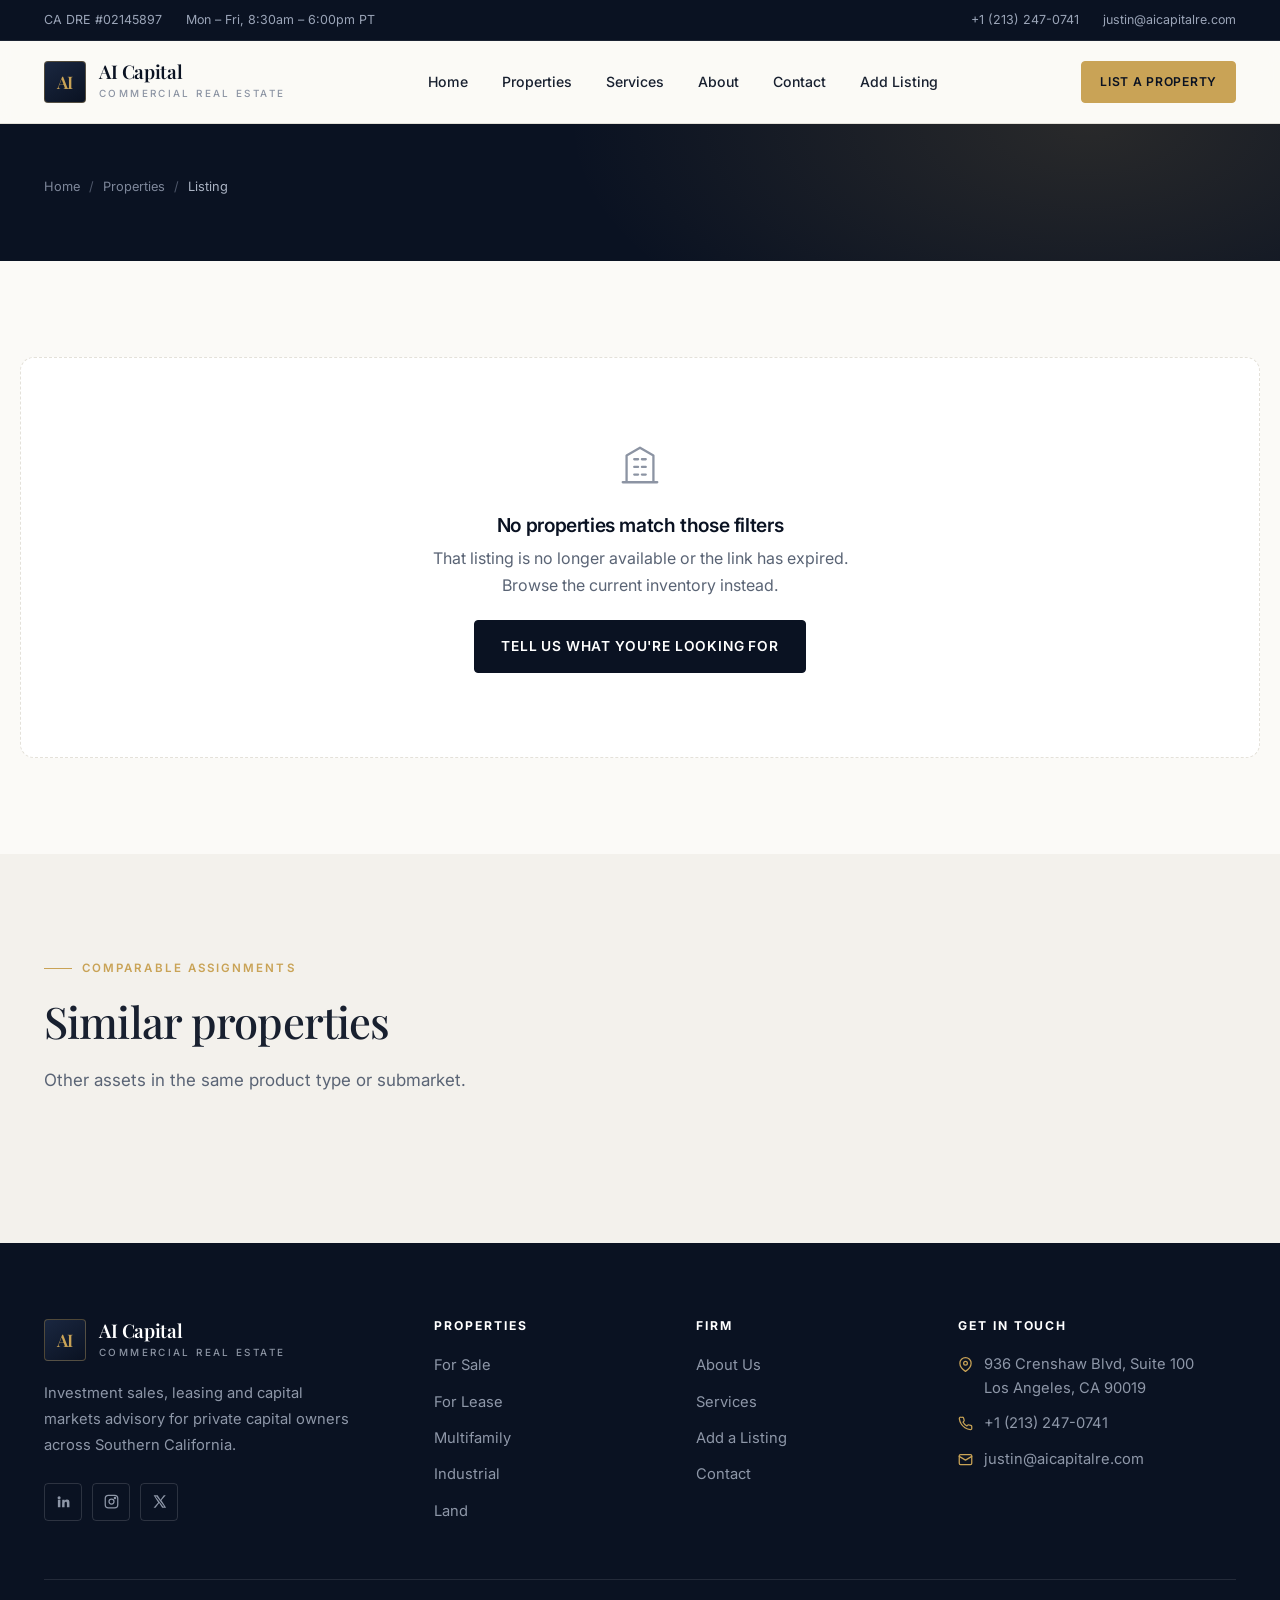
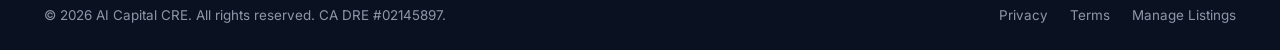
<file: property.html>
<!DOCTYPE html>
<html lang="en">
<head>
<meta charset="utf-8">
<meta name="viewport" content="width=device-width, initial-scale=1">
<title>Property Details — AI Capital CRE</title>
<meta name="description" content="Full property details, investment highlights and financials for a commercial asset represented by AI Capital CRE.">
<link rel="preconnect" href="https://fonts.googleapis.com">
<link rel="preconnect" href="https://fonts.gstatic.com" crossorigin>
<link href="https://fonts.googleapis.com/css2?family=Inter:wght@400;500;600;700&family=Playfair+Display:ital,wght@0,500;0,600;1,500&display=swap" rel="stylesheet">
<link rel="stylesheet" href="assets/css/style.css">
</head>
<body>

<div class="topbar">
  <div class="wrap">
    <div class="topbar-list">
      <span>CA DRE #02145897</span>
      <span>Mon – Fri, 8:30am – 6:00pm PT</span>
    </div>
    <div class="topbar-list">
      <a href="tel:+12132470741">+1 (213) 247-0741</a>
      <a href="mailto:justin@aicapitalre.com">justin@aicapitalre.com</a>
    </div>
  </div>
</div>

<header class="site-header">
  <div class="wrap">
    <a class="brand" href="index.html">
      <span class="brand-mark">AI</span>
      <span class="brand-text"><strong>AI Capital</strong><span>Commercial Real Estate</span></span>
    </a>
    <nav class="nav" id="nav">
      <a href="index.html">Home</a>
      <a href="properties.html">Properties</a>
      <a href="services.html">Services</a>
      <a href="about.html">About</a>
      <a href="contact.html">Contact</a>
      <a href="admin.html">Add Listing</a>
    </nav>
    <div class="header-actions">
      <a class="btn btn--gold btn--sm" href="admin.html">List a Property</a>
      <button class="nav-toggle" aria-label="Menu" aria-controls="nav" aria-expanded="false"><span></span></button>
    </div>
  </div>
</header>

<section class="pagehero" style="padding:52px 0 44px">
  <div class="wrap">
    <div class="crumbs">
      <a href="index.html">Home</a><span>/</span>
      <a href="properties.html">Properties</a><span>/</span>
      <span id="crumb-current" style="color:#AAB3C3">Listing</span>
    </div>
  </div>
</section>

<!-- Rendered from the listing store -->
<main id="detail"></main>

<section class="section section--paper">
  <div class="wrap">
    <div class="section-head">
      <span class="eyebrow">Comparable Assignments</span>
      <h2>Similar properties</h2>
      <p>Other assets in the same product type or submarket.</p>
    </div>
    <div class="cards" id="similar-grid"></div>
  </div>
</section>

<footer class="site-footer">
  <div class="wrap">
    <div class="foot-grid">
      <div class="foot-brand">
        <a class="brand" href="index.html">
          <span class="brand-mark">AI</span>
          <span class="brand-text"><strong>AI Capital</strong><span>Commercial Real Estate</span></span>
        </a>
        <p>Investment sales, leasing and capital markets advisory for private capital owners across Southern California.</p>
        <div class="socials">
          <a href="#" aria-label="LinkedIn"><svg width="15" height="15" viewBox="0 0 24 24" fill="currentColor"><path d="M4.98 3.5a2.5 2.5 0 11-.02 5 2.5 2.5 0 01.02-5zM3 9h4v12H3zM10 9h3.8v1.7h.05A4.2 4.2 0 0117.6 8.7c3 0 3.9 1.9 3.9 5V21h-4v-6c0-1.5-.5-2.5-1.8-2.5-1 0-1.6.7-1.9 1.4-.1.2-.1.6-.1.9V21h-4z"/></svg></a>
          <a href="#" aria-label="Instagram"><svg width="15" height="15" viewBox="0 0 24 24" fill="none" stroke="currentColor" stroke-width="2"><rect x="2" y="2" width="20" height="20" rx="5"/><circle cx="12" cy="12" r="4"/><circle cx="17.5" cy="6.5" r="1" fill="currentColor"/></svg></a>
          <a href="#" aria-label="X"><svg width="15" height="15" viewBox="0 0 24 24" fill="currentColor"><path d="M18.9 2H22l-7 8 7.6 12h-6.3l-4.9-7.7L5.6 22H2.5l7.4-8.4L2.6 2h6.4l4.6 7.2zm-1.1 18h1.7L7.3 3.8H5.5z"/></svg></a>
        </div>
      </div>
      <div>
        <h4>Properties</h4>
        <ul>
          <li><a href="properties.html?status=For%20Sale">For Sale</a></li>
          <li><a href="properties.html?status=For%20Lease">For Lease</a></li>
          <li><a href="properties.html?type=Multifamily">Multifamily</a></li>
          <li><a href="properties.html?type=Industrial">Industrial</a></li>
          <li><a href="properties.html?type=Land">Land</a></li>
        </ul>
      </div>
      <div>
        <h4>Firm</h4>
        <ul>
          <li><a href="about.html">About Us</a></li>
          <li><a href="services.html">Services</a></li>
          <li><a href="admin.html">Add a Listing</a></li>
          <li><a href="contact.html">Contact</a></li>
        </ul>
      </div>
      <div>
        <h4>Get In Touch</h4>
        <ul class="foot-contact">
          <li>
            <svg width="15" height="15" viewBox="0 0 24 24" fill="none" stroke="currentColor" stroke-width="2" stroke-linecap="round" stroke-linejoin="round"><path d="M21 10c0 7-9 13-9 13s-9-6-9-13a9 9 0 0 1 18 0z"/><circle cx="12" cy="10" r="3"/></svg>
            <span>936 Crenshaw Blvd, Suite 100<br>Los Angeles, CA 90019</span>
          </li>
          <li>
            <svg width="15" height="15" viewBox="0 0 24 24" fill="none" stroke="currentColor" stroke-width="2" stroke-linecap="round" stroke-linejoin="round"><path d="M22 16.9v3a2 2 0 0 1-2.2 2 19.8 19.8 0 0 1-8.6-3.1 19.5 19.5 0 0 1-6-6A19.8 19.8 0 0 1 2.1 4.2 2 2 0 0 1 4.1 2h3a2 2 0 0 1 2 1.7c.1 1 .4 1.9.7 2.8a2 2 0 0 1-.5 2.1L8.1 9.9a16 16 0 0 0 6 6l1.3-1.3a2 2 0 0 1 2.1-.4c.9.3 1.8.6 2.8.7a2 2 0 0 1 1.7 2z"/></svg>
            <a href="tel:+12132470741">+1 (213) 247-0741</a>
          </li>
          <li>
            <svg width="15" height="15" viewBox="0 0 24 24" fill="none" stroke="currentColor" stroke-width="2" stroke-linecap="round" stroke-linejoin="round"><rect x="2" y="4" width="20" height="16" rx="2"/><path d="m2 7 10 6 10-6"/></svg>
            <a href="mailto:justin@aicapitalre.com">justin@aicapitalre.com</a>
          </li>
        </ul>
      </div>
    </div>
    <div class="foot-bottom">
      <span>© <span data-year>2026</span> AI Capital CRE. All rights reserved. CA DRE #02145897.</span>
      <nav><a href="#">Privacy</a><a href="#">Terms</a><a href="admin.html">Manage Listings</a></nav>
    </div>
  </div>
</footer>

<script src="assets/js/data.js"></script>
<script src="assets/js/app.js"></script>
</body>
</html>
</file>
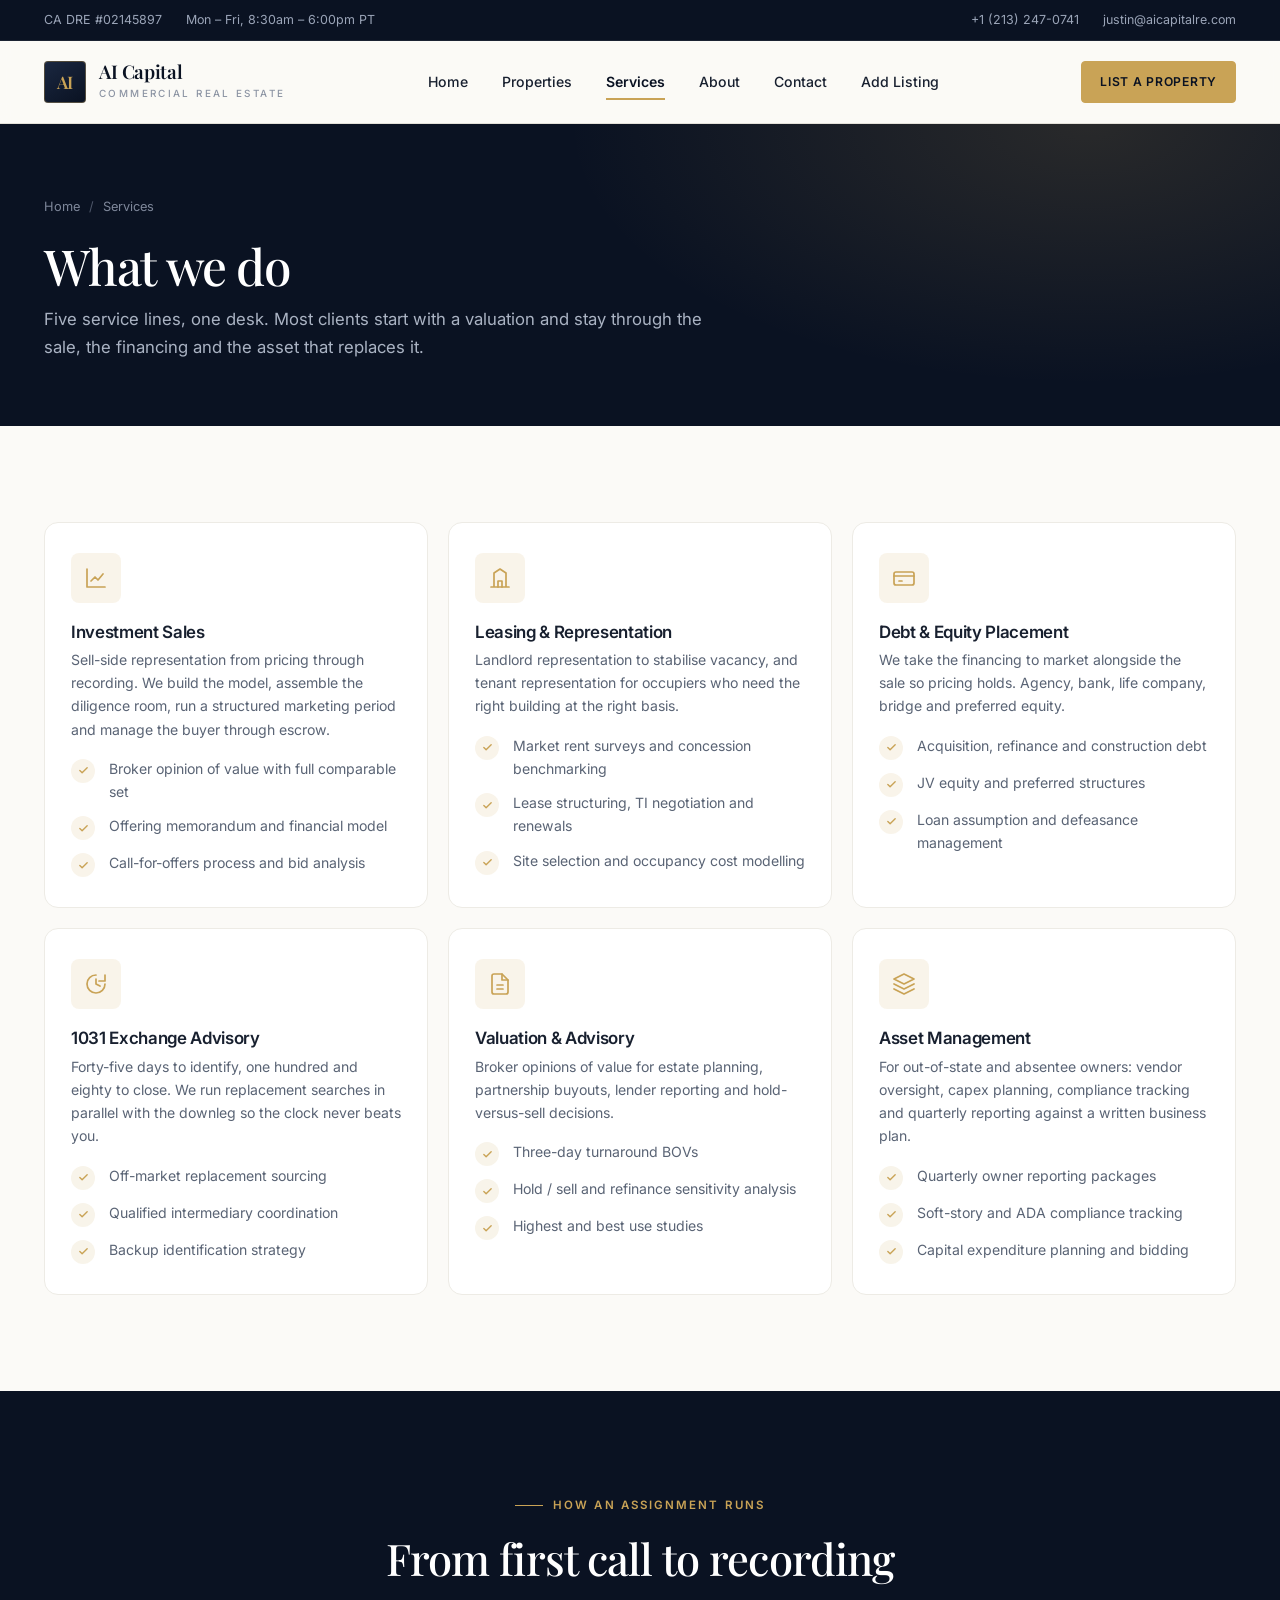
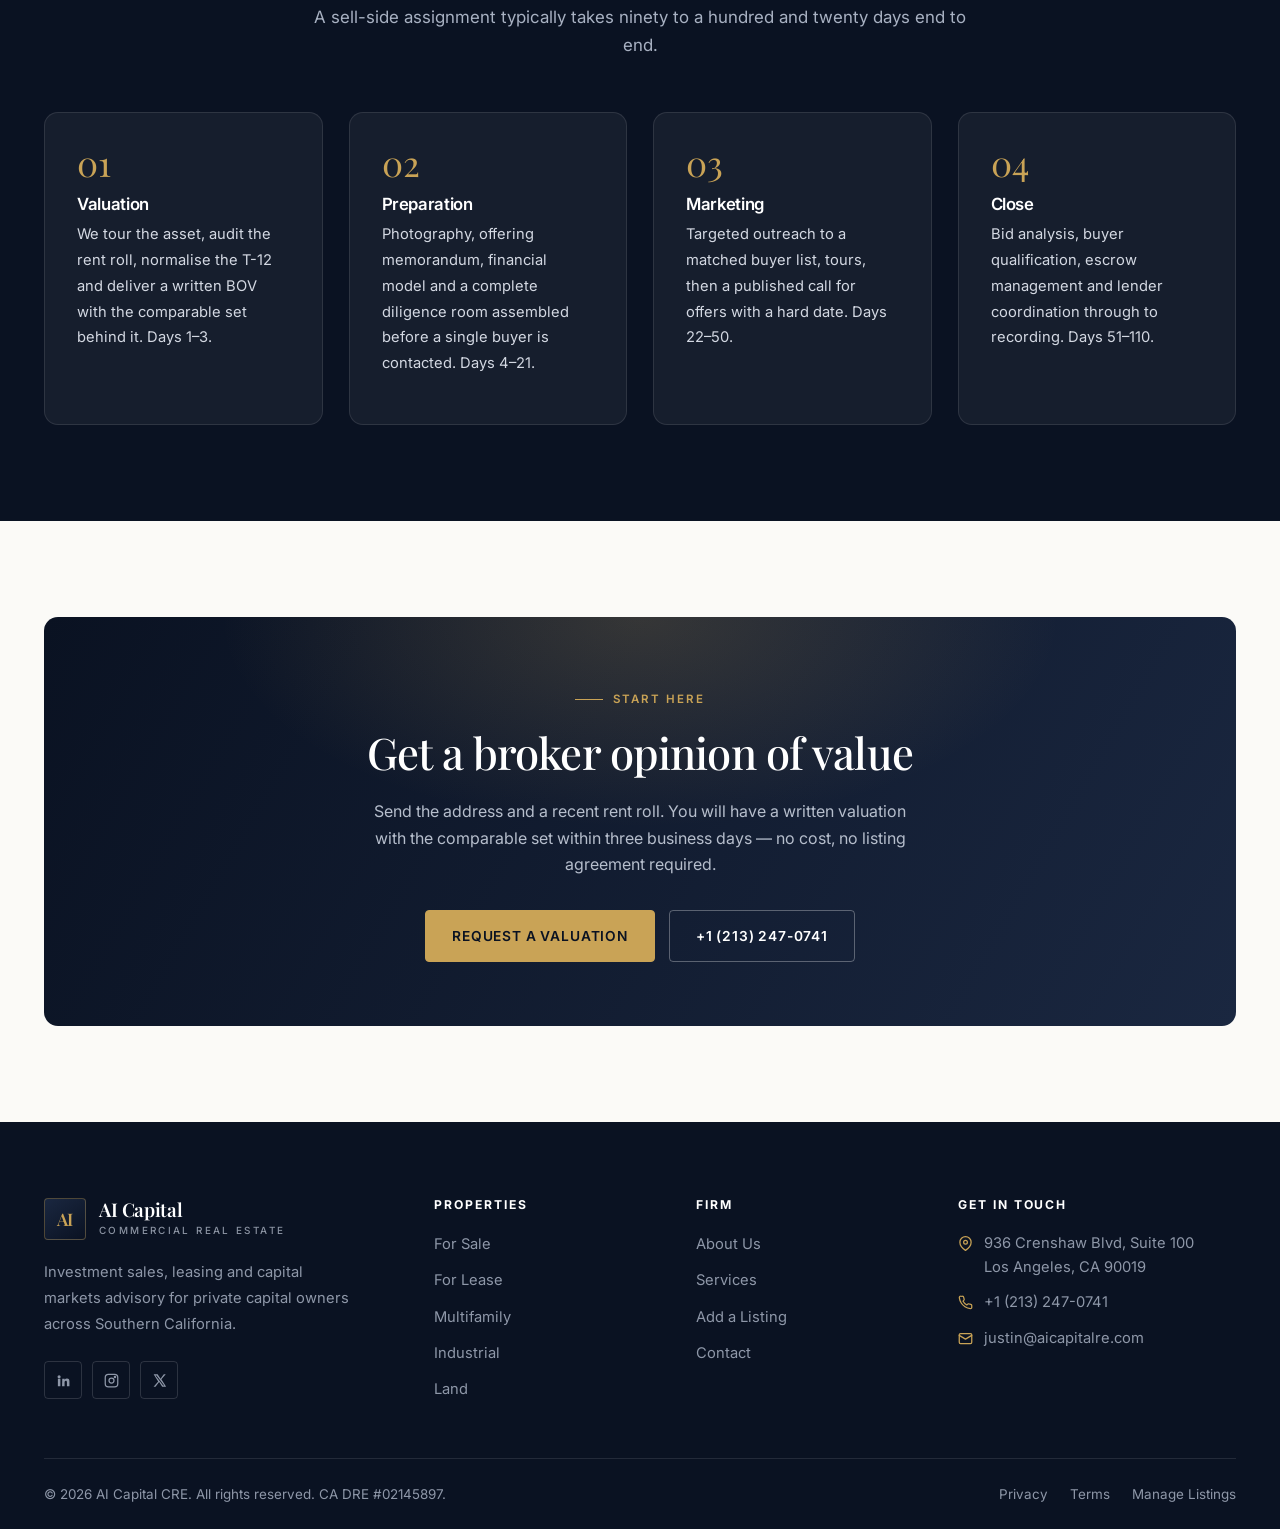
<file: services.html>
<!DOCTYPE html>
<html lang="en">
<head>
<meta charset="utf-8">
<meta name="viewport" content="width=device-width, initial-scale=1">
<title>Services — Investment Sales, Leasing &amp; Capital Markets | AI Capital CRE</title>
<meta name="description" content="Investment sales, landlord and tenant representation, debt and equity placement, asset management and valuation services for commercial property owners in Southern California.">
<link rel="preconnect" href="https://fonts.googleapis.com">
<link rel="preconnect" href="https://fonts.gstatic.com" crossorigin>
<link href="https://fonts.googleapis.com/css2?family=Inter:wght@400;500;600;700&family=Playfair+Display:ital,wght@0,500;0,600;1,500&display=swap" rel="stylesheet">
<link rel="stylesheet" href="assets/css/style.css">
</head>
<body>

<div class="topbar">
  <div class="wrap">
    <div class="topbar-list">
      <span>CA DRE #02145897</span>
      <span>Mon – Fri, 8:30am – 6:00pm PT</span>
    </div>
    <div class="topbar-list">
      <a href="tel:+12132470741">+1 (213) 247-0741</a>
      <a href="mailto:justin@aicapitalre.com">justin@aicapitalre.com</a>
    </div>
  </div>
</div>

<header class="site-header">
  <div class="wrap">
    <a class="brand" href="index.html">
      <span class="brand-mark">AI</span>
      <span class="brand-text"><strong>AI Capital</strong><span>Commercial Real Estate</span></span>
    </a>
    <nav class="nav" id="nav">
      <a href="index.html">Home</a>
      <a href="properties.html">Properties</a>
      <a href="services.html">Services</a>
      <a href="about.html">About</a>
      <a href="contact.html">Contact</a>
      <a href="admin.html">Add Listing</a>
    </nav>
    <div class="header-actions">
      <a class="btn btn--gold btn--sm" href="admin.html">List a Property</a>
      <button class="nav-toggle" aria-label="Menu" aria-controls="nav" aria-expanded="false"><span></span></button>
    </div>
  </div>
</header>

<section class="pagehero">
  <div class="wrap">
    <div class="crumbs"><a href="index.html">Home</a><span>/</span>Services</div>
    <h1>What we do</h1>
    <p>Five service lines, one desk. Most clients start with a valuation and stay through the sale, the financing and the asset that replaces it.</p>
  </div>
</section>

<section class="section">
  <div class="wrap">
    <div class="sectors" style="grid-template-columns:repeat(auto-fit,minmax(300px,1fr))">

      <div class="sector reveal">
        <div class="sector-ico"><svg width="24" height="24" viewBox="0 0 24 24" fill="none" stroke="currentColor" stroke-width="1.7" stroke-linecap="round" stroke-linejoin="round"><path d="M3 3v18h18"/><path d="m7 15 4-4 3 3 5-6"/></svg></div>
        <h3>Investment Sales</h3>
        <p style="margin-bottom:16px">Sell-side representation from pricing through recording. We build the model, assemble the diligence room, run a structured marketing period and manage the buyer through escrow.</p>
        <ul class="checklist" style="margin-bottom:0;gap:11px">
          <li style="font-size:.88rem"><span class="check-ico"><svg width="11" height="11" viewBox="0 0 24 24" fill="none" stroke="currentColor" stroke-width="3" stroke-linecap="round" stroke-linejoin="round"><path d="M20 6 9 17l-5-5"/></svg></span><span>Broker opinion of value with full comparable set</span></li>
          <li style="font-size:.88rem"><span class="check-ico"><svg width="11" height="11" viewBox="0 0 24 24" fill="none" stroke="currentColor" stroke-width="3" stroke-linecap="round" stroke-linejoin="round"><path d="M20 6 9 17l-5-5"/></svg></span><span>Offering memorandum and financial model</span></li>
          <li style="font-size:.88rem"><span class="check-ico"><svg width="11" height="11" viewBox="0 0 24 24" fill="none" stroke="currentColor" stroke-width="3" stroke-linecap="round" stroke-linejoin="round"><path d="M20 6 9 17l-5-5"/></svg></span><span>Call-for-offers process and bid analysis</span></li>
        </ul>
      </div>

      <div class="sector reveal">
        <div class="sector-ico"><svg width="24" height="24" viewBox="0 0 24 24" fill="none" stroke="currentColor" stroke-width="1.7" stroke-linecap="round" stroke-linejoin="round"><path d="M3 21h18M6 21V7l6-4 6 4v14"/><path d="M10 21v-6h4v6"/></svg></div>
        <h3>Leasing &amp; Representation</h3>
        <p style="margin-bottom:16px">Landlord representation to stabilise vacancy, and tenant representation for occupiers who need the right building at the right basis.</p>
        <ul class="checklist" style="margin-bottom:0;gap:11px">
          <li style="font-size:.88rem"><span class="check-ico"><svg width="11" height="11" viewBox="0 0 24 24" fill="none" stroke="currentColor" stroke-width="3" stroke-linecap="round" stroke-linejoin="round"><path d="M20 6 9 17l-5-5"/></svg></span><span>Market rent surveys and concession benchmarking</span></li>
          <li style="font-size:.88rem"><span class="check-ico"><svg width="11" height="11" viewBox="0 0 24 24" fill="none" stroke="currentColor" stroke-width="3" stroke-linecap="round" stroke-linejoin="round"><path d="M20 6 9 17l-5-5"/></svg></span><span>Lease structuring, TI negotiation and renewals</span></li>
          <li style="font-size:.88rem"><span class="check-ico"><svg width="11" height="11" viewBox="0 0 24 24" fill="none" stroke="currentColor" stroke-width="3" stroke-linecap="round" stroke-linejoin="round"><path d="M20 6 9 17l-5-5"/></svg></span><span>Site selection and occupancy cost modelling</span></li>
        </ul>
      </div>

      <div class="sector reveal">
        <div class="sector-ico"><svg width="24" height="24" viewBox="0 0 24 24" fill="none" stroke="currentColor" stroke-width="1.7" stroke-linecap="round" stroke-linejoin="round"><rect x="2" y="6" width="20" height="13" rx="2"/><path d="M2 10h20M7 15h3"/></svg></div>
        <h3>Debt &amp; Equity Placement</h3>
        <p style="margin-bottom:16px">We take the financing to market alongside the sale so pricing holds. Agency, bank, life company, bridge and preferred equity.</p>
        <ul class="checklist" style="margin-bottom:0;gap:11px">
          <li style="font-size:.88rem"><span class="check-ico"><svg width="11" height="11" viewBox="0 0 24 24" fill="none" stroke="currentColor" stroke-width="3" stroke-linecap="round" stroke-linejoin="round"><path d="M20 6 9 17l-5-5"/></svg></span><span>Acquisition, refinance and construction debt</span></li>
          <li style="font-size:.88rem"><span class="check-ico"><svg width="11" height="11" viewBox="0 0 24 24" fill="none" stroke="currentColor" stroke-width="3" stroke-linecap="round" stroke-linejoin="round"><path d="M20 6 9 17l-5-5"/></svg></span><span>JV equity and preferred structures</span></li>
          <li style="font-size:.88rem"><span class="check-ico"><svg width="11" height="11" viewBox="0 0 24 24" fill="none" stroke="currentColor" stroke-width="3" stroke-linecap="round" stroke-linejoin="round"><path d="M20 6 9 17l-5-5"/></svg></span><span>Loan assumption and defeasance management</span></li>
        </ul>
      </div>

      <div class="sector reveal">
        <div class="sector-ico"><svg width="24" height="24" viewBox="0 0 24 24" fill="none" stroke="currentColor" stroke-width="1.7" stroke-linecap="round" stroke-linejoin="round"><path d="M21 12a9 9 0 1 1-9-9"/><path d="M21 3v6h-6M12 7v5l4 2"/></svg></div>
        <h3>1031 Exchange Advisory</h3>
        <p style="margin-bottom:16px">Forty-five days to identify, one hundred and eighty to close. We run replacement searches in parallel with the downleg so the clock never beats you.</p>
        <ul class="checklist" style="margin-bottom:0;gap:11px">
          <li style="font-size:.88rem"><span class="check-ico"><svg width="11" height="11" viewBox="0 0 24 24" fill="none" stroke="currentColor" stroke-width="3" stroke-linecap="round" stroke-linejoin="round"><path d="M20 6 9 17l-5-5"/></svg></span><span>Off-market replacement sourcing</span></li>
          <li style="font-size:.88rem"><span class="check-ico"><svg width="11" height="11" viewBox="0 0 24 24" fill="none" stroke="currentColor" stroke-width="3" stroke-linecap="round" stroke-linejoin="round"><path d="M20 6 9 17l-5-5"/></svg></span><span>Qualified intermediary coordination</span></li>
          <li style="font-size:.88rem"><span class="check-ico"><svg width="11" height="11" viewBox="0 0 24 24" fill="none" stroke="currentColor" stroke-width="3" stroke-linecap="round" stroke-linejoin="round"><path d="M20 6 9 17l-5-5"/></svg></span><span>Backup identification strategy</span></li>
        </ul>
      </div>

      <div class="sector reveal">
        <div class="sector-ico"><svg width="24" height="24" viewBox="0 0 24 24" fill="none" stroke="currentColor" stroke-width="1.7" stroke-linecap="round" stroke-linejoin="round"><path d="M14 2H6a2 2 0 0 0-2 2v16a2 2 0 0 0 2 2h12a2 2 0 0 0 2-2V8z"/><path d="M14 2v6h6M9 13h6M9 17h6"/></svg></div>
        <h3>Valuation &amp; Advisory</h3>
        <p style="margin-bottom:16px">Broker opinions of value for estate planning, partnership buyouts, lender reporting and hold-versus-sell decisions.</p>
        <ul class="checklist" style="margin-bottom:0;gap:11px">
          <li style="font-size:.88rem"><span class="check-ico"><svg width="11" height="11" viewBox="0 0 24 24" fill="none" stroke="currentColor" stroke-width="3" stroke-linecap="round" stroke-linejoin="round"><path d="M20 6 9 17l-5-5"/></svg></span><span>Three-day turnaround BOVs</span></li>
          <li style="font-size:.88rem"><span class="check-ico"><svg width="11" height="11" viewBox="0 0 24 24" fill="none" stroke="currentColor" stroke-width="3" stroke-linecap="round" stroke-linejoin="round"><path d="M20 6 9 17l-5-5"/></svg></span><span>Hold / sell and refinance sensitivity analysis</span></li>
          <li style="font-size:.88rem"><span class="check-ico"><svg width="11" height="11" viewBox="0 0 24 24" fill="none" stroke="currentColor" stroke-width="3" stroke-linecap="round" stroke-linejoin="round"><path d="M20 6 9 17l-5-5"/></svg></span><span>Highest and best use studies</span></li>
        </ul>
      </div>

      <div class="sector reveal">
        <div class="sector-ico"><svg width="24" height="24" viewBox="0 0 24 24" fill="none" stroke="currentColor" stroke-width="1.7" stroke-linecap="round" stroke-linejoin="round"><path d="M12 2 2 7l10 5 10-5z"/><path d="m2 17 10 5 10-5M2 12l10 5 10-5"/></svg></div>
        <h3>Asset Management</h3>
        <p style="margin-bottom:16px">For out-of-state and absentee owners: vendor oversight, capex planning, compliance tracking and quarterly reporting against a written business plan.</p>
        <ul class="checklist" style="margin-bottom:0;gap:11px">
          <li style="font-size:.88rem"><span class="check-ico"><svg width="11" height="11" viewBox="0 0 24 24" fill="none" stroke="currentColor" stroke-width="3" stroke-linecap="round" stroke-linejoin="round"><path d="M20 6 9 17l-5-5"/></svg></span><span>Quarterly owner reporting packages</span></li>
          <li style="font-size:.88rem"><span class="check-ico"><svg width="11" height="11" viewBox="0 0 24 24" fill="none" stroke="currentColor" stroke-width="3" stroke-linecap="round" stroke-linejoin="round"><path d="M20 6 9 17l-5-5"/></svg></span><span>Soft-story and ADA compliance tracking</span></li>
          <li style="font-size:.88rem"><span class="check-ico"><svg width="11" height="11" viewBox="0 0 24 24" fill="none" stroke="currentColor" stroke-width="3" stroke-linecap="round" stroke-linejoin="round"><path d="M20 6 9 17l-5-5"/></svg></span><span>Capital expenditure planning and bidding</span></li>
        </ul>
      </div>

    </div>
  </div>
</section>

<!-- Process -->
<section class="section section--dark">
  <div class="wrap">
    <div class="section-head center">
      <span class="eyebrow" style="justify-content:center">How An Assignment Runs</span>
      <h2 style="color:#fff">From first call to recording</h2>
      <p>A sell-side assignment typically takes ninety to a hundred and twenty days end to end.</p>
    </div>
    <div class="quotes" style="grid-template-columns:repeat(auto-fit,minmax(230px,1fr))">
      <div class="quote reveal">
        <div style="font-family:var(--display);font-size:2.2rem;color:var(--gold);line-height:1;margin-bottom:14px">01</div>
        <h3 style="color:#fff;font-size:1.05rem">Valuation</h3>
        <p style="font-style:normal;font-size:.92rem">We tour the asset, audit the rent roll, normalise the T-12 and deliver a written BOV with the comparable set behind it. Days 1–3.</p>
      </div>
      <div class="quote reveal">
        <div style="font-family:var(--display);font-size:2.2rem;color:var(--gold);line-height:1;margin-bottom:14px">02</div>
        <h3 style="color:#fff;font-size:1.05rem">Preparation</h3>
        <p style="font-style:normal;font-size:.92rem">Photography, offering memorandum, financial model and a complete diligence room assembled before a single buyer is contacted. Days 4–21.</p>
      </div>
      <div class="quote reveal">
        <div style="font-family:var(--display);font-size:2.2rem;color:var(--gold);line-height:1;margin-bottom:14px">03</div>
        <h3 style="color:#fff;font-size:1.05rem">Marketing</h3>
        <p style="font-style:normal;font-size:.92rem">Targeted outreach to a matched buyer list, tours, then a published call for offers with a hard date. Days 22–50.</p>
      </div>
      <div class="quote reveal">
        <div style="font-family:var(--display);font-size:2.2rem;color:var(--gold);line-height:1;margin-bottom:14px">04</div>
        <h3 style="color:#fff;font-size:1.05rem">Close</h3>
        <p style="font-style:normal;font-size:.92rem">Bid analysis, buyer qualification, escrow management and lender coordination through to recording. Days 51–110.</p>
      </div>
    </div>
  </div>
</section>

<section class="section">
  <div class="wrap">
    <div class="cta reveal">
      <span class="eyebrow" style="justify-content:center">Start Here</span>
      <h2>Get a broker opinion of value</h2>
      <p>Send the address and a recent rent roll. You will have a written valuation with the comparable set within three business days — no cost, no listing agreement required.</p>
      <div class="cta-row">
        <a class="btn btn--gold" href="contact.html">Request a Valuation</a>
        <a class="btn btn--ghost-light" href="tel:+12132470741">+1 (213) 247-0741</a>
      </div>
    </div>
  </div>
</section>

<footer class="site-footer">
  <div class="wrap">
    <div class="foot-grid">
      <div class="foot-brand">
        <a class="brand" href="index.html">
          <span class="brand-mark">AI</span>
          <span class="brand-text"><strong>AI Capital</strong><span>Commercial Real Estate</span></span>
        </a>
        <p>Investment sales, leasing and capital markets advisory for private capital owners across Southern California.</p>
        <div class="socials">
          <a href="#" aria-label="LinkedIn"><svg width="15" height="15" viewBox="0 0 24 24" fill="currentColor"><path d="M4.98 3.5a2.5 2.5 0 11-.02 5 2.5 2.5 0 01.02-5zM3 9h4v12H3zM10 9h3.8v1.7h.05A4.2 4.2 0 0117.6 8.7c3 0 3.9 1.9 3.9 5V21h-4v-6c0-1.5-.5-2.5-1.8-2.5-1 0-1.6.7-1.9 1.4-.1.2-.1.6-.1.9V21h-4z"/></svg></a>
          <a href="#" aria-label="Instagram"><svg width="15" height="15" viewBox="0 0 24 24" fill="none" stroke="currentColor" stroke-width="2"><rect x="2" y="2" width="20" height="20" rx="5"/><circle cx="12" cy="12" r="4"/><circle cx="17.5" cy="6.5" r="1" fill="currentColor"/></svg></a>
          <a href="#" aria-label="X"><svg width="15" height="15" viewBox="0 0 24 24" fill="currentColor"><path d="M18.9 2H22l-7 8 7.6 12h-6.3l-4.9-7.7L5.6 22H2.5l7.4-8.4L2.6 2h6.4l4.6 7.2zm-1.1 18h1.7L7.3 3.8H5.5z"/></svg></a>
        </div>
      </div>
      <div>
        <h4>Properties</h4>
        <ul>
          <li><a href="properties.html?status=For%20Sale">For Sale</a></li>
          <li><a href="properties.html?status=For%20Lease">For Lease</a></li>
          <li><a href="properties.html?type=Multifamily">Multifamily</a></li>
          <li><a href="properties.html?type=Industrial">Industrial</a></li>
          <li><a href="properties.html?type=Land">Land</a></li>
        </ul>
      </div>
      <div>
        <h4>Firm</h4>
        <ul>
          <li><a href="about.html">About Us</a></li>
          <li><a href="services.html">Services</a></li>
          <li><a href="admin.html">Add a Listing</a></li>
          <li><a href="contact.html">Contact</a></li>
        </ul>
      </div>
      <div>
        <h4>Get In Touch</h4>
        <ul class="foot-contact">
          <li>
            <svg width="15" height="15" viewBox="0 0 24 24" fill="none" stroke="currentColor" stroke-width="2" stroke-linecap="round" stroke-linejoin="round"><path d="M21 10c0 7-9 13-9 13s-9-6-9-13a9 9 0 0 1 18 0z"/><circle cx="12" cy="10" r="3"/></svg>
            <span>936 Crenshaw Blvd, Suite 100<br>Los Angeles, CA 90019</span>
          </li>
          <li>
            <svg width="15" height="15" viewBox="0 0 24 24" fill="none" stroke="currentColor" stroke-width="2" stroke-linecap="round" stroke-linejoin="round"><path d="M22 16.9v3a2 2 0 0 1-2.2 2 19.8 19.8 0 0 1-8.6-3.1 19.5 19.5 0 0 1-6-6A19.8 19.8 0 0 1 2.1 4.2 2 2 0 0 1 4.1 2h3a2 2 0 0 1 2 1.7c.1 1 .4 1.9.7 2.8a2 2 0 0 1-.5 2.1L8.1 9.9a16 16 0 0 0 6 6l1.3-1.3a2 2 0 0 1 2.1-.4c.9.3 1.8.6 2.8.7a2 2 0 0 1 1.7 2z"/></svg>
            <a href="tel:+12132470741">+1 (213) 247-0741</a>
          </li>
          <li>
            <svg width="15" height="15" viewBox="0 0 24 24" fill="none" stroke="currentColor" stroke-width="2" stroke-linecap="round" stroke-linejoin="round"><rect x="2" y="4" width="20" height="16" rx="2"/><path d="m2 7 10 6 10-6"/></svg>
            <a href="mailto:justin@aicapitalre.com">justin@aicapitalre.com</a>
          </li>
        </ul>
      </div>
    </div>
    <div class="foot-bottom">
      <span>© <span data-year>2026</span> AI Capital CRE. All rights reserved. CA DRE #02145897.</span>
      <nav><a href="#">Privacy</a><a href="#">Terms</a><a href="admin.html">Manage Listings</a></nav>
    </div>
  </div>
</footer>

<script src="assets/js/data.js"></script>
<script src="assets/js/app.js"></script>
</body>
</html>
</file>
<file: assets/css/style.css>
/* =========================================================
   AI Capital CRE — Design System
   ========================================================= */

:root{
  /* Brand */
  --ink:#0A1222;
  --ink-2:#101B30;
  --ink-3:#1A2740;
  --gold:#C9A356;
  --gold-2:#E0C184;
  --gold-soft:rgba(201,163,86,.12);

  /* Neutrals */
  --paper:#FBFAF7;
  --paper-2:#F3F1EC;
  --white:#fff;
  --line:#E4E1D9;
  --line-2:#EDEBE5;
  --text:#18202F;
  --text-2:#5A6475;
  --text-3:#8C94A3;

  /* Status */
  --green:#2F7D5C;
  --green-soft:rgba(47,125,92,.1);
  --red:#B3482F;

  /* Type */
  --display:"Playfair Display",Georgia,"Times New Roman",serif;
  --sans:"Inter",-apple-system,BlinkMacSystemFont,"Segoe UI",Roboto,Helvetica,Arial,sans-serif;

  /* Space & shape */
  --r-sm:4px;
  --r:8px;
  --r-lg:14px;
  --maxw:1240px;
  --shadow-sm:0 1px 2px rgba(10,18,34,.06),0 1px 3px rgba(10,18,34,.04);
  --shadow:0 4px 16px rgba(10,18,34,.07),0 1px 3px rgba(10,18,34,.05);
  --shadow-lg:0 18px 50px rgba(10,18,34,.13),0 4px 12px rgba(10,18,34,.06);
  --ease:cubic-bezier(.22,.61,.36,1);
}

*,*::before,*::after{box-sizing:border-box}

html{scroll-behavior:smooth;-webkit-text-size-adjust:100%}

body{
  margin:0;
  font-family:var(--sans);
  font-size:16px;
  line-height:1.65;
  color:var(--text);
  background:var(--paper);
  -webkit-font-smoothing:antialiased;
  text-rendering:optimizeLegibility;
}

img{max-width:100%;display:block}
a{color:inherit;text-decoration:none}
button{font-family:inherit}

h1,h2,h3,h4{margin:0 0 .5em;line-height:1.15;font-weight:600;letter-spacing:-.02em}
h1{font-family:var(--display);font-size:clamp(2.4rem,5vw,4rem);font-weight:500;letter-spacing:-.025em}
h2{font-family:var(--display);font-size:clamp(1.9rem,3.4vw,2.9rem);font-weight:500;letter-spacing:-.02em}
h3{font-size:1.2rem}
p{margin:0 0 1em}

::selection{background:var(--gold);color:var(--ink)}

/* ---------- Layout ---------- */
.wrap{max-width:var(--maxw);margin:0 auto;padding:0 24px}
.section{padding:96px 0}
.section--tight{padding:64px 0}
.section--dark{background:var(--ink);color:#E8EAEF}
.section--paper{background:var(--paper-2)}
.center{text-align:center}

/* ---------- Eyebrow / headings ---------- */
.eyebrow{
  display:inline-flex;align-items:center;gap:10px;
  font-size:.72rem;font-weight:600;letter-spacing:.18em;text-transform:uppercase;
  color:var(--gold);margin-bottom:18px;
}
.eyebrow::before{content:"";width:28px;height:1px;background:var(--gold);display:block}
.section-head{max-width:680px;margin-bottom:52px}
.section-head.center{margin-left:auto;margin-right:auto}
.section-head p{color:var(--text-2);font-size:1.06rem;margin:0}
.section--dark .section-head p{color:#A8B1C2}
.section-head--row{display:flex;align-items:flex-end;justify-content:space-between;gap:32px;max-width:none}

/* ---------- Buttons ---------- */
.btn{
  display:inline-flex;align-items:center;justify-content:center;gap:9px;
  padding:14px 26px;border-radius:var(--r-sm);border:1px solid transparent;
  font-size:.86rem;font-weight:600;letter-spacing:.06em;text-transform:uppercase;
  cursor:pointer;transition:all .3s var(--ease);white-space:nowrap;
}
.btn--gold{background:var(--gold);color:var(--ink);border-color:var(--gold)}
.btn--gold:hover{background:var(--gold-2);border-color:var(--gold-2);transform:translateY(-2px);box-shadow:0 10px 24px rgba(201,163,86,.3)}
.btn--ink{background:var(--ink);color:#fff;border-color:var(--ink)}
.btn--ink:hover{background:var(--ink-3);transform:translateY(-2px);box-shadow:var(--shadow)}
.btn--ghost{background:transparent;color:var(--ink);border-color:var(--line)}
.btn--ghost:hover{border-color:var(--ink);background:var(--ink);color:#fff}
.btn--ghost-light{background:transparent;color:#fff;border-color:rgba(255,255,255,.3)}
.btn--ghost-light:hover{background:#fff;color:var(--ink);border-color:#fff}
.btn--sm{padding:10px 18px;font-size:.76rem}
.btn--block{width:100%}
.btn[disabled]{opacity:.5;cursor:not-allowed;transform:none!important}

.link-arrow{
  display:inline-flex;align-items:center;gap:8px;font-size:.84rem;font-weight:600;
  letter-spacing:.08em;text-transform:uppercase;color:var(--ink);
  border-bottom:1px solid var(--gold);padding-bottom:3px;transition:gap .25s var(--ease)
}
.link-arrow:hover{gap:14px}
.section--dark .link-arrow{color:#fff}

/* =========================================================
   Header
   ========================================================= */
.topbar{
  background:var(--ink);color:#9BA5B8;font-size:.78rem;
  border-bottom:1px solid rgba(255,255,255,.07)
}
.topbar .wrap{display:flex;justify-content:space-between;align-items:center;gap:20px;height:40px}
.topbar a:hover{color:var(--gold)}
.topbar-list{display:flex;gap:24px;align-items:center}
.topbar-social{display:flex;gap:16px}

.site-header{
  position:sticky;top:0;z-index:60;background:rgba(251,250,247,.9);
  backdrop-filter:saturate(180%) blur(14px);
  border-bottom:1px solid var(--line);
  transition:box-shadow .3s var(--ease)
}
.site-header.is-stuck{box-shadow:0 6px 24px rgba(10,18,34,.07)}
.site-header .wrap{display:flex;align-items:center;justify-content:space-between;gap:24px;height:82px}

.brand{display:flex;align-items:center;gap:13px;flex-shrink:0}
.brand-mark{
  width:42px;height:42px;border-radius:var(--r-sm);flex-shrink:0;
  background:linear-gradient(145deg,var(--ink-3),var(--ink));
  display:grid;place-items:center;color:var(--gold);
  font-family:var(--display);font-size:1.08rem;font-weight:600;letter-spacing:-.04em;
  border:1px solid rgba(201,163,86,.35)
}
.brand-text strong{
  display:block;font-family:var(--display);font-size:1.18rem;font-weight:600;
  letter-spacing:-.02em;line-height:1.1;color:var(--ink)
}
.brand-text span{
  display:block;font-size:.62rem;letter-spacing:.24em;text-transform:uppercase;
  color:var(--text-3);font-weight:500;margin-top:2px
}

.nav{display:flex;align-items:center;gap:4px}
.nav a{
  padding:10px 15px;font-size:.88rem;font-weight:500;color:var(--text);
  border-radius:var(--r-sm);transition:.2s;position:relative
}
.nav a:hover{color:var(--ink);background:var(--paper-2)}
.nav a.active{color:var(--ink);font-weight:600}
.nav a.active::after{
  content:"";position:absolute;left:15px;right:15px;bottom:4px;height:2px;background:var(--gold)
}
.header-actions{display:flex;align-items:center;gap:12px}

.nav-toggle{
  display:none;width:44px;height:44px;border:1px solid var(--line);background:#fff;
  border-radius:var(--r-sm);cursor:pointer;padding:0;place-items:center
}
.nav-toggle span{display:block;width:18px;height:1.5px;background:var(--ink);position:relative}
.nav-toggle span::before,.nav-toggle span::after{
  content:"";position:absolute;left:0;width:18px;height:1.5px;background:var(--ink)
}
.nav-toggle span::before{top:-6px}
.nav-toggle span::after{top:6px}

/* =========================================================
   Hero
   ========================================================= */
/* No overflow:hidden here — the search bar deliberately hangs past the
   bottom edge. The decorative ::before/::after layers are inset:0 so they
   stay inside the hero on their own. */
/* flow-root, not overflow:hidden — the search bar deliberately hangs past
   the bottom edge, and a BFC stops its negative margin collapsing through
   the hero instead of clipping it. */
.hero{
  position:relative;background:var(--ink);color:#fff;display:flow-root;
  padding:120px 0 0
}
.hero::before{
  content:"";position:absolute;inset:0;
  background:
    radial-gradient(900px 480px at 78% 8%,rgba(201,163,86,.18),transparent 60%),
    radial-gradient(700px 420px at 8% 92%,rgba(40,70,120,.4),transparent 65%);
}
.hero::after{
  content:"";position:absolute;inset:0;opacity:.5;
  background-image:linear-gradient(rgba(255,255,255,.03) 1px,transparent 1px),
                   linear-gradient(90deg,rgba(255,255,255,.03) 1px,transparent 1px);
  background-size:72px 72px;
  -webkit-mask-image:radial-gradient(ellipse at 50% 30%,#000,transparent 75%);
  mask-image:radial-gradient(ellipse at 50% 30%,#000,transparent 75%)
}
.hero .wrap{position:relative;z-index:2}
.hero-inner{display:grid;grid-template-columns:1.08fr .92fr;gap:64px;align-items:center;padding-bottom:88px}
.hero h1{color:#fff;margin-bottom:22px}
.hero h1 em{font-style:italic;color:var(--gold-2)}
.hero-lede{font-size:1.1rem;color:#B6BECC;max-width:50ch;margin-bottom:34px}
.hero-cta{display:flex;gap:14px;flex-wrap:wrap;margin-bottom:46px}

.hero-stats{display:flex;gap:48px;flex-wrap:wrap;padding-top:34px;border-top:1px solid rgba(255,255,255,.12)}
.hero-stats .num{font-family:var(--display);font-size:2.1rem;line-height:1;color:var(--gold);font-weight:500}
.hero-stats .lbl{font-size:.74rem;letter-spacing:.14em;text-transform:uppercase;color:#8E97A8;margin-top:8px}

.hero-visual{position:relative}
.hero-card{
  background:rgba(255,255,255,.055);border:1px solid rgba(255,255,255,.12);
  border-radius:var(--r-lg);padding:26px;backdrop-filter:blur(8px);
  box-shadow:0 30px 70px rgba(0,0,0,.35)
}
.hero-card-img{
  height:220px;border-radius:var(--r);overflow:hidden;margin-bottom:22px;position:relative;
  background:linear-gradient(135deg,#243454,#0E1728)
}
.hero-card-img img{width:100%;height:100%;object-fit:cover}
.hero-card-row{display:flex;justify-content:space-between;align-items:center;gap:16px;padding:13px 0;border-bottom:1px solid rgba(255,255,255,.09);font-size:.9rem}
.hero-card-row:last-child{border-bottom:0;padding-bottom:0}
.hero-card-row span{color:#99A2B4}
.hero-card-row strong{font-weight:600;color:#fff}
.hero-card-row strong.gold{color:var(--gold-2)}

/* Search bar */
.searchbar{
  position:relative;z-index:3;background:#fff;border-radius:var(--r-lg);
  box-shadow:var(--shadow-lg);padding:10px;margin-bottom:-56px;
  display:grid;grid-template-columns:repeat(4,1fr) auto;gap:4px;align-items:stretch
}
.searchbar .fld{padding:12px 16px;border-right:1px solid var(--line-2);min-width:0}
.searchbar .fld:nth-child(4){border-right:0}
.searchbar label{
  display:block;font-size:.64rem;font-weight:700;letter-spacing:.15em;text-transform:uppercase;
  color:var(--text-3);margin-bottom:3px
}
.searchbar input,.searchbar select{
  width:100%;border:0;padding:0;font-size:.95rem;font-family:inherit;color:var(--text);
  background:transparent;outline:none;-webkit-appearance:none;appearance:none;cursor:pointer
}
.searchbar input{cursor:text}
.searchbar .btn{border-radius:var(--r)}

/* =========================================================
   Cards / listings
   ========================================================= */
.cards{display:grid;grid-template-columns:repeat(auto-fill,minmax(320px,1fr));gap:30px}

.card{
  background:#fff;border:1px solid var(--line-2);border-radius:var(--r-lg);
  overflow:hidden;transition:all .35s var(--ease);display:flex;flex-direction:column;
  box-shadow:var(--shadow-sm)
}
.card:hover{transform:translateY(-5px);box-shadow:var(--shadow-lg);border-color:var(--line)}
.card-media{position:relative;aspect-ratio:16/11;overflow:hidden;background:var(--paper-2)}
.card-media img{width:100%;height:100%;object-fit:cover;transition:transform .7s var(--ease)}
.card:hover .card-media img{transform:scale(1.06)}
.card-media .ph{
  width:100%;height:100%;display:grid;place-items:center;
  background:linear-gradient(135deg,#1A2740,#0A1222);color:rgba(201,163,86,.5)
}
.card-badges{position:absolute;top:14px;left:14px;display:flex;gap:7px;flex-wrap:wrap}
.badge{
  font-size:.65rem;font-weight:700;letter-spacing:.12em;text-transform:uppercase;
  padding:6px 11px;border-radius:3px;background:rgba(10,18,34,.86);color:#fff;
  backdrop-filter:blur(6px)
}
.badge--gold{background:var(--gold);color:var(--ink)}
.badge--green{background:var(--green);color:#fff}
.badge--white{background:rgba(255,255,255,.94);color:var(--ink)}
.card-fav{
  position:absolute;top:12px;right:12px;width:36px;height:36px;border-radius:50%;
  background:rgba(255,255,255,.92);border:0;display:grid;place-items:center;cursor:pointer;
  transition:.25s;color:var(--text-2)
}
.card-fav:hover{background:#fff;color:var(--red);transform:scale(1.1)}
.card-fav.on{color:var(--red)}

.card-body{padding:22px;display:flex;flex-direction:column;flex:1}
.card-type{
  font-size:.68rem;font-weight:700;letter-spacing:.14em;text-transform:uppercase;
  color:var(--gold);margin-bottom:9px
}
.card-title{
  font-size:1.14rem;font-weight:600;letter-spacing:-.015em;margin:0 0 7px;line-height:1.35;
  display:-webkit-box;-webkit-line-clamp:2;-webkit-box-orient:vertical;overflow:hidden
}
.card-addr{
  font-size:.88rem;color:var(--text-2);margin:0 0 18px;display:flex;align-items:flex-start;gap:7px
}
.card-addr svg{flex-shrink:0;margin-top:3px;color:var(--text-3)}

.card-specs{
  display:flex;gap:18px;flex-wrap:wrap;padding:15px 0;margin-top:auto;
  border-top:1px solid var(--line-2);font-size:.82rem;color:var(--text-2)
}
.card-specs div{display:flex;align-items:center;gap:6px}
.card-specs strong{color:var(--text);font-weight:600}

.card-foot{
  display:flex;align-items:center;justify-content:space-between;gap:12px;
  padding-top:15px;border-top:1px solid var(--line-2)
}
.card-price{font-family:var(--display);font-size:1.4rem;font-weight:600;color:var(--ink);letter-spacing:-.02em}
.card-price small{font-family:var(--sans);font-size:.76rem;font-weight:500;color:var(--text-3);letter-spacing:0}
.card-cap{
  font-size:.72rem;font-weight:700;letter-spacing:.08em;text-transform:uppercase;
  color:var(--green);background:var(--green-soft);padding:5px 10px;border-radius:3px
}

/* =========================================================
   Sectors
   ========================================================= */
.sectors{display:grid;grid-template-columns:repeat(auto-fit,minmax(200px,1fr));gap:20px}
.sector{
  background:#fff;border:1px solid var(--line-2);border-radius:var(--r-lg);padding:30px 26px;
  transition:.3s var(--ease);position:relative;overflow:hidden
}
.sector::after{
  content:"";position:absolute;left:0;right:0;bottom:0;height:3px;background:var(--gold);
  transform:scaleX(0);transform-origin:left;transition:transform .4s var(--ease)
}
.sector:hover{transform:translateY(-6px);box-shadow:var(--shadow-lg)}
.sector:hover::after{transform:scaleX(1)}
.sector-ico{
  width:50px;height:50px;border-radius:var(--r);background:var(--gold-soft);
  display:grid;place-items:center;color:var(--gold);margin-bottom:20px
}
.sector h3{font-size:1.06rem;margin-bottom:6px}
.sector p{font-size:.88rem;color:var(--text-2);margin:0 0 14px}
.sector .count{font-size:.74rem;font-weight:700;letter-spacing:.1em;text-transform:uppercase;color:var(--text-3)}

/* =========================================================
   Feature / value rows
   ========================================================= */
.split{display:grid;grid-template-columns:1fr 1fr;gap:72px;align-items:center}
.split-media{position:relative}
.split-media img{border-radius:var(--r-lg);box-shadow:var(--shadow-lg);width:100%;aspect-ratio:4/3;object-fit:cover}
.split-media .ph-box{
  border-radius:var(--r-lg);aspect-ratio:4/3;
  background:linear-gradient(140deg,#1A2740,#0A1222);display:grid;place-items:center;
  color:rgba(201,163,86,.45);box-shadow:var(--shadow-lg)
}
.split-badge{
  position:absolute;bottom:-28px;right:-24px;background:var(--gold);color:var(--ink);
  padding:24px 28px;border-radius:var(--r-lg);box-shadow:var(--shadow-lg);max-width:210px
}
.split-badge .num{font-family:var(--display);font-size:2.3rem;line-height:1;font-weight:600}
.split-badge .lbl{font-size:.74rem;font-weight:700;letter-spacing:.1em;text-transform:uppercase;margin-top:7px}

.checklist{list-style:none;padding:0;margin:0 0 34px;display:grid;gap:16px}
.checklist li{display:flex;gap:14px;align-items:flex-start;font-size:.97rem;color:var(--text-2)}
.checklist strong{display:block;color:var(--text);font-weight:600;margin-bottom:2px;font-size:1rem}
.check-ico{
  width:24px;height:24px;border-radius:50%;background:var(--gold-soft);color:var(--gold);
  display:grid;place-items:center;flex-shrink:0;margin-top:2px
}

/* =========================================================
   Stats strip
   ========================================================= */
.statstrip{display:grid;grid-template-columns:repeat(auto-fit,minmax(180px,1fr));gap:1px;background:rgba(255,255,255,.1)}
.statstrip > div{background:var(--ink);padding:38px 28px;text-align:center}
.statstrip .num{font-family:var(--display);font-size:2.6rem;line-height:1;color:var(--gold);font-weight:500}
.statstrip .lbl{font-size:.74rem;letter-spacing:.14em;text-transform:uppercase;color:#98A1B2;margin-top:10px}

/* =========================================================
   Locations
   ========================================================= */
.locations{display:grid;grid-template-columns:repeat(auto-fit,minmax(210px,1fr));gap:20px}
.loc{
  position:relative;border-radius:var(--r-lg);overflow:hidden;aspect-ratio:3/4;
  display:flex;align-items:flex-end;padding:24px;color:#fff;
  background:linear-gradient(160deg,#243454,#0A1222);transition:.4s var(--ease)
}
.loc img{position:absolute;inset:0;width:100%;height:100%;object-fit:cover;transition:transform .8s var(--ease)}
.loc::after{content:"";position:absolute;inset:0;background:linear-gradient(to top,rgba(10,18,34,.88) 0%,rgba(10,18,34,.15) 60%)}
.loc:hover img{transform:scale(1.08)}
.loc > div{position:relative;z-index:2}
.loc h3{font-family:var(--display);font-size:1.3rem;margin:0 0 3px;font-weight:500}
.loc span{font-size:.8rem;color:rgba(255,255,255,.72)}

/* =========================================================
   Team
   ========================================================= */
.team{display:grid;grid-template-columns:repeat(auto-fit,minmax(230px,1fr));gap:28px}
.member-img{
  aspect-ratio:3/4;border-radius:var(--r-lg);overflow:hidden;margin-bottom:18px;
  background:linear-gradient(140deg,#F3F1EC,#E4E1D9);position:relative
}
.member-img img{width:100%;height:100%;object-fit:cover;transition:transform .6s var(--ease)}
.member:hover .member-img img{transform:scale(1.05)}
.member-img .ini{
  width:100%;height:100%;display:grid;place-items:center;font-family:var(--display);
  font-size:3rem;color:var(--text-3);font-weight:500
}
.member h3{font-size:1.08rem;margin:0 0 3px}
.member .role{font-size:.78rem;font-weight:600;letter-spacing:.1em;text-transform:uppercase;color:var(--gold);margin-bottom:10px}
.member .meta{font-size:.86rem;color:var(--text-2);margin:0}
.member .meta a:hover{color:var(--gold)}

/* =========================================================
   Testimonials
   ========================================================= */
.quotes{display:grid;grid-template-columns:repeat(auto-fit,minmax(300px,1fr));gap:26px}
.quote{
  background:rgba(255,255,255,.05);border:1px solid rgba(255,255,255,.1);
  border-radius:var(--r-lg);padding:32px
}
.quote .stars{color:var(--gold);letter-spacing:3px;margin-bottom:16px;font-size:.9rem}
.quote p{font-size:1rem;color:#D3D8E2;font-style:italic;line-height:1.75}
.quote-by{display:flex;align-items:center;gap:13px;margin-top:22px;padding-top:20px;border-top:1px solid rgba(255,255,255,.1)}
.quote-by .av{
  width:42px;height:42px;border-radius:50%;background:var(--gold-soft);color:var(--gold-2);
  display:grid;place-items:center;font-weight:600;font-size:.9rem;flex-shrink:0;
  border:1px solid rgba(201,163,86,.3)
}
.quote-by strong{display:block;font-size:.94rem;color:#fff}
.quote-by span{font-size:.8rem;color:#8E97A8}

/* =========================================================
   CTA band
   ========================================================= */
.cta{
  background:linear-gradient(120deg,var(--ink),var(--ink-3));color:#fff;
  border-radius:var(--r-lg);padding:64px;text-align:center;position:relative;overflow:hidden
}
.cta::before{
  content:"";position:absolute;inset:0;
  background:radial-gradient(600px 300px at 50% 0,rgba(201,163,86,.2),transparent 70%)
}
.cta > *{position:relative;z-index:2}
.cta h2{color:#fff}
.cta p{color:#B6BECC;max-width:55ch;margin:0 auto 32px}
.cta-row{display:flex;gap:14px;justify-content:center;flex-wrap:wrap}

/* =========================================================
   Page hero (sub pages)
   ========================================================= */
.pagehero{background:var(--ink);color:#fff;padding:72px 0 64px;position:relative;overflow:hidden}
.pagehero::before{
  content:"";position:absolute;inset:0;
  background:radial-gradient(800px 400px at 85% 0,rgba(201,163,86,.16),transparent 65%)
}
.pagehero .wrap{position:relative;z-index:2}
.pagehero h1{color:#fff;font-size:clamp(2rem,4vw,3.1rem);margin-bottom:12px}
.pagehero p{color:#AAB3C3;font-size:1.05rem;max-width:62ch;margin:0}
.crumbs{font-size:.8rem;color:#7E879A;margin-bottom:20px;display:flex;gap:9px;align-items:center}
.crumbs a:hover{color:var(--gold)}
.crumbs span{color:#4E576A}

/* =========================================================
   Filters (properties page)
   ========================================================= */
.filterbar{
  background:#fff;border:1px solid var(--line-2);border-radius:var(--r-lg);
  padding:20px;box-shadow:var(--shadow-sm);margin-bottom:32px
}
.filter-grid{display:grid;grid-template-columns:repeat(auto-fit,minmax(170px,1fr));gap:14px}
.field label{
  display:block;font-size:.66rem;font-weight:700;letter-spacing:.14em;text-transform:uppercase;
  color:var(--text-3);margin-bottom:6px
}
.field input,.field select,.field textarea{
  width:100%;padding:11px 13px;border:1px solid var(--line);border-radius:var(--r-sm);
  font-family:inherit;font-size:.92rem;color:var(--text);background:#fff;transition:.2s;outline:none
}
.field textarea{resize:vertical;min-height:110px;line-height:1.6}
.field input:focus,.field select:focus,.field textarea:focus{border-color:var(--gold);box-shadow:0 0 0 3px var(--gold-soft)}
.field .hint{font-size:.76rem;color:var(--text-3);margin-top:5px}

.results-bar{display:flex;justify-content:space-between;align-items:center;gap:20px;margin-bottom:26px;flex-wrap:wrap}
.results-bar .count{font-size:.92rem;color:var(--text-2)}
.results-bar .count strong{color:var(--ink);font-weight:600}
.sortwrap{display:flex;align-items:center;gap:10px;font-size:.86rem;color:var(--text-2)}
.sortwrap select{
  padding:9px 12px;border:1px solid var(--line);border-radius:var(--r-sm);font-family:inherit;
  font-size:.88rem;background:#fff;outline:none;cursor:pointer
}

.chips{display:flex;gap:9px;flex-wrap:wrap;margin-bottom:22px}
.chip{
  padding:8px 16px;border:1px solid var(--line);border-radius:100px;background:#fff;
  font-size:.84rem;font-weight:500;cursor:pointer;transition:.22s;color:var(--text-2)
}
.chip:hover{border-color:var(--ink);color:var(--ink)}
.chip.on{background:var(--ink);color:#fff;border-color:var(--ink)}

.empty{
  text-align:center;padding:84px 24px;border:1px dashed var(--line);border-radius:var(--r-lg);
  background:#fff;color:var(--text-2)
}
.empty .ico{color:var(--text-3);margin-bottom:18px}
.empty h3{color:var(--ink)}
.empty p{max-width:44ch;margin:0 auto 22px}

/* =========================================================
   Property detail
   ========================================================= */
.pd-gallery{display:grid;grid-template-columns:2fr 1fr;gap:12px;margin-bottom:44px}
.pd-main{
  aspect-ratio:16/10;border-radius:var(--r-lg);overflow:hidden;background:var(--paper-2);position:relative
}
.pd-main img{width:100%;height:100%;object-fit:cover}
.pd-thumbs{display:grid;grid-template-rows:repeat(3,1fr);gap:12px}
.pd-thumbs .t{
  border-radius:var(--r);overflow:hidden;background:var(--paper-2);cursor:pointer;
  border:2px solid transparent;transition:.25s;min-height:0
}
.pd-thumbs .t img{width:100%;height:100%;object-fit:cover}
.pd-thumbs .t:hover,.pd-thumbs .t.on{border-color:var(--gold)}
.ph-fill{
  width:100%;height:100%;display:grid;place-items:center;
  background:linear-gradient(135deg,#1A2740,#0A1222);color:rgba(201,163,86,.45)
}

.pd-layout{display:grid;grid-template-columns:1fr 360px;gap:48px;align-items:start}
.pd-head{border-bottom:1px solid var(--line);padding-bottom:26px;margin-bottom:30px}
.pd-head h1{font-size:clamp(1.7rem,3vw,2.5rem);margin-bottom:10px}
.pd-head .addr{color:var(--text-2);display:flex;align-items:center;gap:8px;margin:0}
.pd-price{display:flex;align-items:baseline;gap:14px;flex-wrap:wrap;margin-top:18px}
.pd-price .big{font-family:var(--display);font-size:2.2rem;font-weight:600;color:var(--ink);letter-spacing:-.02em}
.pd-price .per{font-size:.9rem;color:var(--text-2)}

.pd-keys{display:grid;grid-template-columns:repeat(auto-fit,minmax(130px,1fr));gap:1px;background:var(--line-2);border:1px solid var(--line-2);border-radius:var(--r);overflow:hidden;margin-bottom:38px}
.pd-keys > div{background:#fff;padding:20px 18px}
.pd-keys .k{font-size:.68rem;font-weight:700;letter-spacing:.13em;text-transform:uppercase;color:var(--text-3);margin-bottom:7px}
.pd-keys .v{font-size:1.1rem;font-weight:600;color:var(--ink)}

.pd-block{margin-bottom:40px}
.pd-block h2{font-size:1.4rem;font-family:var(--sans);font-weight:600;letter-spacing:-.015em;margin-bottom:16px}
.pd-block p{color:var(--text-2);line-height:1.8}
.pd-specs{list-style:none;padding:0;margin:0;display:grid;grid-template-columns:repeat(auto-fit,minmax(240px,1fr));gap:0 36px}
.pd-specs li{display:flex;justify-content:space-between;gap:16px;padding:13px 0;border-bottom:1px solid var(--line-2);font-size:.92rem}
.pd-specs li span{color:var(--text-2)}
.pd-specs li strong{font-weight:600;text-align:right}
.pd-amen{display:flex;flex-wrap:wrap;gap:10px;list-style:none;padding:0;margin:0}
.pd-amen li{
  display:flex;align-items:center;gap:8px;padding:9px 15px;background:#fff;
  border:1px solid var(--line-2);border-radius:100px;font-size:.86rem;color:var(--text-2)
}
.pd-amen li svg{color:var(--gold)}

.pd-aside{position:sticky;top:106px;display:grid;gap:20px}
.panel{background:#fff;border:1px solid var(--line-2);border-radius:var(--r-lg);padding:26px;box-shadow:var(--shadow-sm)}
.panel h3{font-size:1.06rem;margin-bottom:4px}
.panel .sub{font-size:.86rem;color:var(--text-2);margin-bottom:20px}
.panel form{display:grid;gap:14px}
.broker{display:flex;gap:14px;align-items:center;padding-bottom:20px;margin-bottom:20px;border-bottom:1px solid var(--line-2)}
.broker .av{
  width:54px;height:54px;border-radius:50%;background:var(--ink);color:var(--gold);
  display:grid;place-items:center;font-family:var(--display);font-size:1.2rem;flex-shrink:0
}
.broker strong{display:block;font-size:1rem}
.broker span{font-size:.82rem;color:var(--text-2)}

/* =========================================================
   Admin
   ========================================================= */
.admin-layout{display:grid;grid-template-columns:1.25fr 1fr;gap:40px;align-items:start}
.admin-card{background:#fff;border:1px solid var(--line-2);border-radius:var(--r-lg);box-shadow:var(--shadow-sm);overflow:hidden}
.admin-card + .admin-card{margin-top:24px}
.admin-card-head{
  padding:22px 26px;border-bottom:1px solid var(--line-2);display:flex;
  justify-content:space-between;align-items:center;gap:16px;flex-wrap:wrap
}
.admin-card-head h2{font-size:1.15rem;font-family:var(--sans);font-weight:600;margin:0;letter-spacing:-.015em}
.admin-card-head p{font-size:.85rem;color:var(--text-2);margin:3px 0 0}
.admin-card-body{padding:26px}

.form-grid{display:grid;grid-template-columns:1fr 1fr;gap:18px}
.form-grid .span2{grid-column:1/-1}
.form-sep{
  grid-column:1/-1;margin:10px 0 2px;font-size:.68rem;font-weight:700;letter-spacing:.15em;
  text-transform:uppercase;color:var(--gold);display:flex;align-items:center;gap:12px
}
.form-sep::after{content:"";height:1px;background:var(--line-2);flex:1}

.drop{
  grid-column:1/-1;border:2px dashed var(--line);border-radius:var(--r);padding:34px 24px;
  text-align:center;cursor:pointer;transition:.25s;background:var(--paper)
}
.drop:hover,.drop.over{border-color:var(--gold);background:var(--gold-soft)}
.drop .ico{color:var(--gold);margin-bottom:12px}
.drop strong{display:block;font-size:.95rem;margin-bottom:4px;color:var(--ink)}
.drop span{font-size:.84rem;color:var(--text-2)}
.drop input{display:none}

.thumbs{display:flex;gap:10px;flex-wrap:wrap;margin-top:4px;grid-column:1/-1}
.thumb{
  position:relative;width:86px;height:68px;border-radius:var(--r-sm);overflow:hidden;
  border:1px solid var(--line)
}
.thumb img{width:100%;height:100%;object-fit:cover}
.thumb button{
  position:absolute;top:3px;right:3px;width:20px;height:20px;border-radius:50%;border:0;
  background:rgba(10,18,34,.82);color:#fff;cursor:pointer;font-size:12px;line-height:1;
  display:grid;place-items:center;padding:0
}
.thumb .cover{
  position:absolute;bottom:0;left:0;right:0;background:var(--gold);color:var(--ink);
  font-size:.56rem;font-weight:700;letter-spacing:.1em;text-transform:uppercase;text-align:center;padding:2px
}

.adm-list{display:grid;gap:12px;max-height:620px;overflow-y:auto;padding-right:4px}
.adm-row{
  display:flex;gap:14px;align-items:center;padding:12px;border:1px solid var(--line-2);
  border-radius:var(--r);background:#fff;transition:.2s
}
.adm-row:hover{border-color:var(--line);box-shadow:var(--shadow-sm)}
.adm-row.editing{border-color:var(--gold);background:var(--gold-soft)}
.adm-row .im{width:72px;height:56px;border-radius:var(--r-sm);overflow:hidden;flex-shrink:0;background:var(--paper-2)}
.adm-row .im img{width:100%;height:100%;object-fit:cover}
.adm-row .info{flex:1;min-width:0}
.adm-row .info strong{display:block;font-size:.94rem;white-space:nowrap;overflow:hidden;text-overflow:ellipsis}
.adm-row .info span{font-size:.8rem;color:var(--text-2)}
.adm-row .acts{display:flex;gap:6px;flex-shrink:0}
.icon-btn{
  width:32px;height:32px;border:1px solid var(--line);border-radius:var(--r-sm);background:#fff;
  cursor:pointer;display:grid;place-items:center;color:var(--text-2);transition:.2s;padding:0
}
.icon-btn:hover{border-color:var(--ink);color:var(--ink)}
.icon-btn.danger:hover{border-color:var(--red);color:var(--red);background:rgba(179,72,47,.06)}

.toast{
  position:fixed;bottom:28px;left:50%;transform:translateX(-50%) translateY(140%);
  background:var(--ink);color:#fff;padding:14px 26px;border-radius:var(--r);z-index:200;
  box-shadow:var(--shadow-lg);font-size:.92rem;display:flex;align-items:center;gap:11px;
  transition:transform .45s var(--ease);max-width:90vw
}
.toast.show{transform:translateX(-50%) translateY(0)}
.toast svg{color:var(--gold);flex-shrink:0}

.admin-stats{display:grid;grid-template-columns:repeat(auto-fit,minmax(130px,1fr));gap:14px;margin-bottom:32px}
.admin-stat{background:#fff;border:1px solid var(--line-2);border-radius:var(--r);padding:20px}
.admin-stat .num{font-family:var(--display);font-size:1.9rem;line-height:1;color:var(--ink);font-weight:600}
.admin-stat .lbl{font-size:.7rem;letter-spacing:.12em;text-transform:uppercase;color:var(--text-3);margin-top:8px}

.note{
  display:flex;gap:13px;padding:16px 18px;border-radius:var(--r);background:var(--gold-soft);
  border:1px solid rgba(201,163,86,.3);font-size:.88rem;color:#6B5524;line-height:1.6
}
.note svg{flex-shrink:0;margin-top:2px;color:var(--gold)}
.note p{margin:0}

/* =========================================================
   Contact
   ========================================================= */
.contact-grid{display:grid;grid-template-columns:1fr 1.15fr;gap:56px;align-items:start}
.cinfo{list-style:none;padding:0;margin:0 0 34px;display:grid;gap:24px}
.cinfo li{display:flex;gap:16px}
.cinfo .ico{
  width:44px;height:44px;border-radius:var(--r);background:var(--ink);color:var(--gold);
  display:grid;place-items:center;flex-shrink:0
}
.cinfo .k{font-size:.7rem;font-weight:700;letter-spacing:.14em;text-transform:uppercase;color:var(--text-3);margin-bottom:3px}
.cinfo .v{font-size:1rem;font-weight:500;color:var(--text)}
.cinfo .v a:hover{color:var(--gold)}
.map{
  border-radius:var(--r-lg);overflow:hidden;border:1px solid var(--line-2);aspect-ratio:16/9;
  background:linear-gradient(135deg,#E8E6E0,#F3F1EC);display:grid;place-items:center;color:var(--text-3)
}
.map iframe{width:100%;height:100%;border:0}

/* =========================================================
   Footer
   ========================================================= */
.site-footer{background:var(--ink);color:#8E97A8;padding:76px 0 0;font-size:.92rem}
.foot-grid{display:grid;grid-template-columns:1.6fr 1fr 1fr 1.3fr;gap:48px;padding-bottom:56px}
.foot-brand .brand{margin-bottom:20px}
.foot-brand .brand-text strong{color:#fff}
.foot-brand p{max-width:34ch;line-height:1.75}
.site-footer h4{
  color:#fff;font-size:.76rem;font-weight:700;letter-spacing:.16em;text-transform:uppercase;
  margin-bottom:20px
}
.site-footer ul{list-style:none;padding:0;margin:0;display:grid;gap:12px}
.site-footer a:hover{color:var(--gold)}
.foot-contact li{display:flex;gap:11px;align-items:flex-start;line-height:1.6}
.foot-contact svg{flex-shrink:0;margin-top:4px;color:var(--gold)}
.socials{display:flex;gap:10px;margin-top:24px}
.socials a{
  width:38px;height:38px;border:1px solid rgba(255,255,255,.14);border-radius:var(--r-sm);
  display:grid;place-items:center;transition:.25s
}
.socials a:hover{background:var(--gold);border-color:var(--gold);color:var(--ink)}
.foot-bottom{
  border-top:1px solid rgba(255,255,255,.1);padding:24px 0;display:flex;
  justify-content:space-between;align-items:center;gap:20px;flex-wrap:wrap;font-size:.84rem
}
.foot-bottom nav{display:flex;gap:22px}

/* =========================================================
   Reveal animation
   ========================================================= */
.reveal{opacity:0;transform:translateY(22px);transition:opacity .7s var(--ease),transform .7s var(--ease)}
.reveal.in{opacity:1;transform:none}

/* =========================================================
   Responsive
   ========================================================= */
@media (max-width:1080px){
  .hero-inner{grid-template-columns:1fr;gap:48px;padding-bottom:96px}
  .hero-visual{max-width:520px}
  .pd-layout{grid-template-columns:1fr;gap:36px}
  .pd-aside{position:static}
  .admin-layout{grid-template-columns:1fr}
  .foot-grid{grid-template-columns:1fr 1fr;gap:40px}
  .searchbar{grid-template-columns:1fr 1fr;gap:0}
  .searchbar .fld{border-right:0;border-bottom:1px solid var(--line-2)}
  .searchbar .fld:nth-child(odd){border-right:1px solid var(--line-2)}
  .searchbar .btn{grid-column:1/-1;margin:8px 4px 4px}
}
@media (max-width:900px){
  .topbar .wrap{height:auto;padding:8px 24px;flex-direction:column;gap:6px;text-align:center}
  .topbar-list{flex-wrap:wrap;justify-content:center;gap:16px}
  .nav{
    position:fixed;inset:82px 0 auto;background:var(--paper);flex-direction:column;
    align-items:stretch;padding:16px 24px 26px;border-bottom:1px solid var(--line);
    box-shadow:var(--shadow-lg);display:none;max-height:calc(100vh - 82px);overflow-y:auto
  }
  .nav.open{display:flex}
  .nav a{padding:14px 10px;border-bottom:1px solid var(--line-2);border-radius:0;font-size:.98rem}
  .nav a.active::after{display:none}
  .nav-toggle{display:grid}
  .header-actions .btn{display:none}
  .split{grid-template-columns:1fr;gap:48px}
  .split-badge{position:static;margin-top:20px;max-width:none}
  .contact-grid{grid-template-columns:1fr;gap:40px}
  .pd-gallery{grid-template-columns:1fr}
  .pd-thumbs{grid-template-rows:none;grid-template-columns:repeat(3,1fr);height:92px}
  .form-grid{grid-template-columns:1fr}
  .section{padding:72px 0}
  .cta{padding:48px 26px}
}
@media (max-width:620px){
  .wrap{padding:0 18px}
  .hero{padding-top:72px}
  .hero-stats{gap:30px}
  .foot-grid{grid-template-columns:1fr;gap:34px}
  .cards{grid-template-columns:1fr}
  .searchbar{grid-template-columns:1fr}
  .searchbar .fld:nth-child(odd){border-right:0}
  .section-head--row{flex-direction:column;align-items:flex-start;gap:20px}
  .foot-bottom{flex-direction:column;text-align:center}
}

@media print{
  .site-header,.topbar,.site-footer,.nav-toggle,.pd-aside{display:none}
}
@media (prefers-reduced-motion:reduce){
  *{animation-duration:.01ms!important;transition-duration:.01ms!important}
  html{scroll-behavior:auto}
}
</file>
